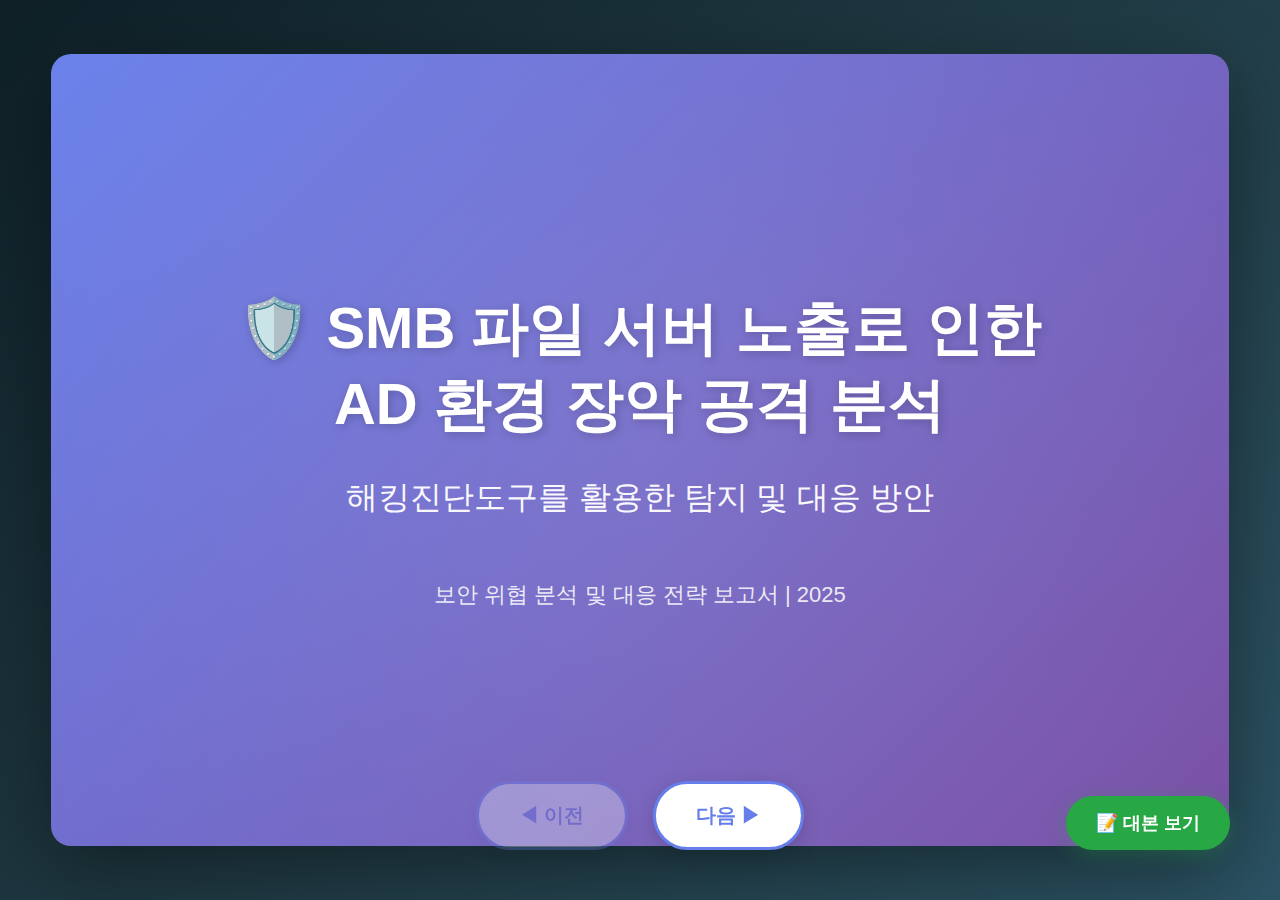
<file: ppt.html>
<!DOCTYPE html>
<html lang="ko">
<head>
    <meta charset="UTF-8">
    <meta name="viewport" content="width=device-width, initial-scale=1.0">
    <title>SMB 파일 서버 보안 위협 분석</title>
    <style>
        * {
            margin: 0;
            padding: 0;
            box-sizing: border-box;
        }

        body {
            font-family: 'Segoe UI', 'Malgun Gothic', sans-serif;
            background: linear-gradient(135deg, #0f2027 0%, #203a43 50%, #2c5364 100%);
            overflow: hidden;
        }

        .presentation {
            width: 100vw;
            height: 100vh;
            display: flex;
            align-items: center;
            justify-content: center;
        }

        .slide {
            width: 92%;
            max-width: 1400px;
            height: 88vh;
            background: white;
            border-radius: 20px;
            box-shadow: 0 25px 80px rgba(0,0,0,0.4);
            padding: 70px;
            display: none;
            flex-direction: column;
            position: relative;
            animation: slideIn 0.6s cubic-bezier(0.4, 0, 0.2, 1);
        }

        .slide.active {
            display: flex;
        }

        @keyframes slideIn {
            from {
                opacity: 0;
                transform: scale(0.95);
            }
            to {
                opacity: 1;
                transform: scale(1);
            }
        }

        .slide-number {
            position: absolute;
            bottom: 35px;
            right: 70px;
            font-size: 20px;
            color: #999;
            font-weight: 600;
        }

        /* 제목 슬라이드 */
        .title-slide {
            justify-content: center;
            align-items: center;
            text-align: center;
            background: linear-gradient(135deg, #667eea 0%, #764ba2 100%);
            color: white;
            position: relative;
            overflow: hidden;
        }

        .title-slide::before {
            content: '';
            position: absolute;
            top: -50%;
            left: -50%;
            width: 200%;
            height: 200%;
            background: radial-gradient(circle, rgba(255,255,255,0.1) 0%, transparent 70%);
            animation: pulse 8s ease-in-out infinite;
        }

        @keyframes pulse {
            0%, 100% { transform: scale(1); opacity: 0.5; }
            50% { transform: scale(1.1); opacity: 0.3; }
        }

        .title-slide h1 {
            font-size: 58px;
            margin-bottom: 35px;
            line-height: 1.3;
            text-shadow: 2px 2px 10px rgba(0,0,0,0.2);
            position: relative;
            z-index: 1;
        }

        .title-slide .subtitle {
            font-size: 32px;
            opacity: 0.95;
            margin-bottom: 60px;
            position: relative;
            z-index: 1;
        }

        .title-slide .meta {
            font-size: 22px;
            opacity: 0.85;
            position: relative;
            z-index: 1;
        }

        /* 일반 슬라이드 */
        .slide h2 {
            font-size: 48px;
            color: #1e3c72;
            margin-bottom: 45px;
            border-bottom: 5px solid #667eea;
            padding-bottom: 20px;
            display: flex;
            align-items: center;
            gap: 15px;
        }

        .content {
            flex: 1;
            display: flex;
            flex-direction: column;
            gap: 30px;
            overflow-y: auto;
        }

        .info-box {
            background: linear-gradient(135deg, #f8f9fa 0%, #e9ecef 100%);
            padding: 30px;
            border-radius: 15px;
            border-left: 6px solid #667eea;
            box-shadow: 0 5px 15px rgba(0,0,0,0.08);
            transition: transform 0.3s;
        }

        .info-box:hover {
            transform: translateY(-5px);
            box-shadow: 0 8px 25px rgba(0,0,0,0.12);
        }

        .info-box h3 {
            font-size: 26px;
            color: #333;
            margin-bottom: 18px;
            display: flex;
            align-items: center;
            gap: 10px;
        }

        .info-box p, .info-box ul {
            font-size: 19px;
            line-height: 1.9;
            color: #555;
        }

        .info-box ul {
            list-style: none;
            padding-left: 0;
        }

        .info-box li {
            padding: 8px 0;
            padding-left: 30px;
            position: relative;
        }

        .info-box li::before {
            content: "▶";
            position: absolute;
            left: 0;
            color: #667eea;
            font-size: 14px;
        }

        .stats-grid {
            display: grid;
            grid-template-columns: repeat(3, 1fr);
            gap: 25px;
            margin: 20px 0;
        }

        .stat-box {
            background: linear-gradient(135deg, #667eea 0%, #764ba2 100%);
            color: white;
            padding: 30px;
            border-radius: 15px;
            text-align: center;
            box-shadow: 0 10px 30px rgba(102, 126, 234, 0.3);
            transition: transform 0.3s;
        }

        .stat-box:hover {
            transform: translateY(-8px) scale(1.02);
        }

        .stat-number {
            font-size: 48px;
            font-weight: bold;
            margin-bottom: 10px;
        }

        .stat-label {
            font-size: 18px;
            opacity: 0.95;
        }

        .flow-container {
            display: grid;
            grid-template-columns: repeat(2, 1fr);
            gap: 25px;
            align-content: start;
        }

        .flow-item {
            display: flex;
            align-items: center;
            gap: 20px;
            padding: 25px;
            background: linear-gradient(135deg, #ffffff 0%, #f8f9fa 100%);
            border-radius: 15px;
            border: 2px solid #e9ecef;
            transition: all 0.3s;
            box-shadow: 0 5px 15px rgba(0,0,0,0.05);
        }

        .flow-item:hover {
            transform: translateX(10px);
            border-color: #667eea;
            box-shadow: 0 8px 25px rgba(102, 126, 234, 0.15);
        }

        .flow-number {
            width: 55px;
            height: 55px;
            background: linear-gradient(135deg, #667eea 0%, #764ba2 100%);
            color: white;
            border-radius: 50%;
            display: flex;
            align-items: center;
            justify-content: center;
            font-size: 26px;
            font-weight: bold;
            flex-shrink: 0;
            box-shadow: 0 5px 15px rgba(102, 126, 234, 0.3);
        }

        .flow-text {
            flex: 1;
            font-size: 18px;
            color: #333;
            line-height: 1.6;
        }

        .detection-grid {
            display: grid;
            grid-template-columns: 1fr 1fr;
            gap: 30px;
            flex: 1;
        }

        .detection-box {
            background: linear-gradient(135deg, #ffffff 0%, #f8f9fa 100%);
            padding: 30px;
            border-radius: 15px;
            border: 3px solid #dee2e6;
            box-shadow: 0 8px 20px rgba(0,0,0,0.08);
            transition: transform 0.3s;
        }

        .detection-box:hover {
            transform: translateY(-5px);
        }

        .detection-box.file-server {
            border-left: 8px solid #dc3545;
        }

        .detection-box.domain-controller {
            border-left: 8px solid #fd7e14;
        }

        .detection-box h3 {
            font-size: 28px;
            margin-bottom: 25px;
            color: #333;
            display: flex;
            align-items: center;
            gap: 10px;
        }

        .detection-box ul {
            list-style: none;
            padding: 0;
        }

        .detection-box li {
            font-size: 18px;
            padding: 12px 0;
            padding-left: 35px;
            position: relative;
            color: #555;
            line-height: 1.6;
            border-bottom: 1px solid #e9ecef;
        }

        .detection-box li:last-child {
            border-bottom: none;
        }

        .detection-box li::before {
            content: "🔍";
            position: absolute;
            left: 0;
            font-size: 18px;
        }

        .timeline {
            display: flex;
            flex-direction: column;
            gap: 15px;
            position: relative;
            padding-left: 40px;
        }

        .timeline::before {
            content: '';
            position: absolute;
            left: 12px;
            top: 0;
            bottom: 0;
            width: 4px;
            background: linear-gradient(180deg, #667eea 0%, #764ba2 100%);
        }

        .timeline-item {
            position: relative;
            padding: 18px 25px;
            background: white;
            border-radius: 12px;
            border-left: 4px solid #667eea;
            box-shadow: 0 5px 15px rgba(0,0,0,0.08);
        }

        .timeline-item::before {
            content: '';
            position: absolute;
            left: -44px;
            top: 22px;
            width: 16px;
            height: 16px;
            background: #667eea;
            border: 4px solid white;
            border-radius: 50%;
            box-shadow: 0 2px 8px rgba(0,0,0,0.2);
        }

        .timeline-item h4 {
            font-size: 20px;
            color: #667eea;
            margin-bottom: 6px;
        }

        .timeline-item p {
            font-size: 17px;
            color: #555;
            line-height: 1.5;
        }

        .response-grid {
            display: grid;
            grid-template-columns: repeat(2, 1fr);
            gap: 25px;
        }

        .response-item {
            display: flex;
            align-items: start;
            gap: 18px;
            padding: 25px;
            background: linear-gradient(135deg, #f8f9fa 0%, #ffffff 100%);
            border-radius: 15px;
            border-left: 6px solid #28a745;
            box-shadow: 0 5px 15px rgba(0,0,0,0.08);
            transition: transform 0.3s;
        }

        .response-item:hover {
            transform: translateX(10px);
        }

        .response-icon {
            font-size: 32px;
            flex-shrink: 0;
        }

        .response-content {
            flex: 1;
        }

        .response-content h4 {
            font-size: 20px;
            color: #333;
            margin-bottom: 8px;
        }

        .response-content p {
            font-size: 16px;
            color: #666;
            line-height: 1.6;
        }

        .highlight {
            background: linear-gradient(135deg, #667eea 0%, #764ba2 100%);
            color: white;
            padding: 45px;
            border-radius: 20px;
            text-align: center;
            box-shadow: 0 15px 40px rgba(102, 126, 234, 0.3);
        }

        .highlight h3 {
            font-size: 36px;
            margin-bottom: 25px;
        }

        .highlight p {
            font-size: 24px;
            line-height: 1.9;
        }

        .alert-box {
            background: linear-gradient(135deg, #dc3545 0%, #c82333 100%);
            color: white;
            padding: 30px;
            border-radius: 15px;
            display: flex;
            align-items: center;
            gap: 20px;
            box-shadow: 0 10px 30px rgba(220, 53, 69, 0.3);
        }

        .alert-icon {
            font-size: 48px;
            flex-shrink: 0;
        }

        .alert-text {
            flex: 1;
            font-size: 22px;
            line-height: 1.7;
        }

        /* 네비게이션 */
        .nav-buttons {
            position: fixed;
            bottom: 50px;
            left: 50%;
            transform: translateX(-50%);
            display: flex;
            gap: 25px;
            z-index: 1000;
        }

        .nav-btn {
            padding: 18px 40px;
            font-size: 20px;
            background: white;
            border: 3px solid #667eea;
            color: #667eea;
            border-radius: 50px;
            cursor: pointer;
            transition: all 0.3s;
            font-weight: bold;
            box-shadow: 0 5px 20px rgba(0,0,0,0.15);
        }

        .nav-btn:hover:not(:disabled) {
            background: #667eea;
            color: white;
            transform: translateY(-3px);
            box-shadow: 0 8px 30px rgba(102, 126, 234, 0.4);
        }

        .nav-btn:disabled {
            opacity: 0.3;
            cursor: not-allowed;
        }

        .warning {
            color: #dc3545;
            font-weight: bold;
        }

        .emphasis {
            color: #667eea;
            font-weight: bold;
        }

        .success {
            color: #28a745;
            font-weight: bold;
        }

        /* 대본 표시 */
        .script-box {
            position: fixed;
            bottom: 120px;
            left: 50%;
            transform: translateX(-50%);
            width: 80%;
            max-width: 1200px;
            background: rgba(0, 0, 0, 0.9);
            color: white;
            padding: 25px 35px;
            border-radius: 15px;
            display: none;
            font-size: 18px;
            line-height: 1.8;
            box-shadow: 0 10px 40px rgba(0,0,0,0.5);
            z-index: 999;
        }

        .script-box.show {
            display: block;
            animation: fadeIn 0.3s;
        }

        @keyframes fadeIn {
            from { opacity: 0; transform: translate(-50%, 10px); }
            to { opacity: 1; transform: translate(-50%, 0); }
        }

        .script-toggle {
            position: fixed;
            bottom: 50px;
            right: 50px;
            padding: 15px 30px;
            background: #28a745;
            color: white;
            border: none;
            border-radius: 50px;
            cursor: pointer;
            font-size: 18px;
            font-weight: bold;
            box-shadow: 0 5px 20px rgba(40, 167, 69, 0.3);
            transition: all 0.3s;
            z-index: 1000;
        }

        .script-toggle:hover {
            background: #218838;
            transform: translateY(-3px);
            box-shadow: 0 8px 30px rgba(40, 167, 69, 0.4);
        }
    </style>
</head>
<body>
    <div class="presentation">
        <!-- 슬라이드 1: 제목 -->
        <div class="slide active title-slide">
            <h1>🛡️ SMB 파일 서버 노출로 인한<br>AD 환경 장악 공격 분석</h1>
            <div class="subtitle">해킹진단도구를 활용한 탐지 및 대응 방안</div>
            <div class="meta">보안 위협 분석 및 대응 전략 보고서 | 2025</div>
        </div>

        <!-- 슬라이드 2: 개요 및 통계 -->
        <div class="slide">
            <h2>📌 공격 시나리오 개요</h2>
            <div class="content">
                <div class="info-box">
                    <h3>🎯 문서의 목적</h3>
                    <ul>
                        <li>SMB 파일 서버 노출 시 발생하는 AD 환경 장악 공격 시나리오 상세 분석</li>
                        <li>해킹진단도구를 활용한 단계별 탐지 및 대응 방법 제시</li>
                        <li>기업의 자체 보안 상태 점검 및 피해 확산 방지 지원</li>
                    </ul>
                </div>
                
                <div class="stats-grid">
                    <div class="stat-box">
                        <div class="stat-number">9단계</div>
                        <div class="stat-label">공격 진행 과정</div>
                    </div>
                    <div class="stat-box">
                        <div class="stat-number">100%</div>
                        <div class="stat-label">탐지 가능률</div>
                    </div>
                    <div class="stat-box">
                        <div class="stat-number">24시간</div>
                        <div class="stat-label">신고 의무 시한</div>
                    </div>
                </div>

                <div class="alert-box">
                    <div class="alert-icon">⚠️</div>
                    <div class="alert-text">
                        <strong>SMB 파일 서버는 내부망 전체의 문을 여는 것과 같습니다!</strong><br>
                        파일 서버가 뚫리면 계정 취득 → 원격 접속 → DC 장악까지 한 번에 가능합니다.
                    </div>
                </div>
            </div>
            <div class="slide-number">2 / 9</div>
        </div>

        <!-- 슬라이드 3: 공격 타임라인 -->
        <div class="slide">
            <h2>⏱️ 공격 타임라인</h2>
            <div class="content">
                <div class="timeline">
                    <div class="timeline-item">
                        <h4>초기 정찰 단계 (0~1시간)</h4>
                        <p>포트 스캔으로 SMB 파일 서버 식별 → 공유 폴더 접근 시도</p>
                    </div>
                    <div class="timeline-item">
                        <h4>초기 침투 단계 (1~3시간)</h4>
                        <p>계정 정보 탈취 → rlogin 등 원격 명령 서비스로 접근 확보</p>
                    </div>
                    <div class="timeline-item">
                        <h4>거점 확보 단계 (3~6시간)</h4>
                        <p>Plague 악성코드 설치 → 백도어 구축 → 지속적 접근 가능</p>
                    </div>
                    <div class="timeline-item">
                        <h4>권한 상승 단계 (6~12시간)</h4>
                        <p>DC 탐지 → Brute Force 공격 → 관리자 계정 탈취</p>
                    </div>
                    <div class="timeline-item">
                        <h4>환경 장악 단계 (12~24시간)</h4>
                        <p>RDP 접속 → 계정 생성 → UAC/Defender 비활성화 → 완전 장악</p>
                    </div>
                    <div class="timeline-item">
                        <h4>은폐 및 유출 단계 (24시간 이후)</h4>
                        <p>데이터 탈취 → 로그 삭제 → 흔적 제거</p>
                    </div>
                </div>
            </div>
            <div class="slide-number">3 / 9</div>
        </div>

        <!-- 슬라이드 4: 공격 흐름 1 -->
        <div class="slide">
            <h2>⚠️ 공격 발생 흐름 (초기 침투)</h2>
            <div class="content flow-container">
                <div class="flow-item">
                    <div class="flow-number">1</div>
                    <div class="flow-text"><span class="emphasis">포트 스캔</span>으로 취약한 SMB 파일 서버 식별 (445번 포트)</div>
                </div>
                <div class="flow-item">
                    <div class="flow-number">2</div>
                    <div class="flow-text">SMB 공유 폴더 접근 → <span class="emphasis">계정 정보, 설정 파일, 문서</span> 획득</div>
                </div>
                <div class="flow-item">
                    <div class="flow-number">3</div>
                    <div class="flow-text"><span class="emphasis">rlogin, telnet</span> 등 원격 명령 서비스로 초기 접근 확보</div>
                </div>
                <div class="flow-item">
                    <div class="flow-number">4</div>
                    <div class="flow-text">악성코드 <span class="warning">Plague</span> 설치 → <span class="warning">백도어</span> 구축 → 지속적 접근 보장</div>
                </div>
            </div>
            <div class="highlight" style="margin-top: 30px;">
                <h3>🔥 위험 포인트</h3>
                <p>이 단계에서 공격자는 이미 <strong>내부 네트워크 접근권</strong>을 확보한 상태입니다.<br>
                백도어가 설치되면 언제든지 다시 침입할 수 있습니다!</p>
            </div>
            <div class="slide-number">4 / 9</div>
        </div>

        <!-- 슬라이드 5: 공격 흐름 2 -->
        <div class="slide">
            <h2>⚠️ 공격 발생 흐름 (권한 상승 및 장악)</h2>
            <div class="content flow-container">
                <div class="flow-item">
                    <div class="flow-number">5</div>
                    <div class="flow-text">추가 포트 스캔 → <span class="emphasis">Domain Controller</span> 탐지 (LDAP, Kerberos)</div>
                </div>
                <div class="flow-item">
                    <div class="flow-number">6</div>
                    <div class="flow-text"><span class="warning">Brute Force</span> 공격으로 관리자 계정 탈취 시도</div>
                </div>
                <div class="flow-item">
                    <div class="flow-number">7</div>
                    <div class="flow-text"><span class="emphasis">RDP 접속</span> 성공 → 신규 관리자 계정 생성 (백업용)</div>
                </div>
                <div class="flow-item">
                    <div class="flow-number">8</div>
                    <div class="flow-text"><span class="warning">UAC 비활성화</span>, 그룹정책 변경, <span class="warning">Windows Defender OFF</span> → 환경 완전 장악</div>
                </div>
                <div class="flow-item">
                    <div class="flow-number">9</div>
                    <div class="flow-text">데이터 탈취 (scp 등) → <span class="warning">로그 삭제</span> → 흔적 은폐</div>
                </div>
            </div>
            <div class="alert-box" style="margin-top: 30px;">
                <div class="alert-icon">🚨</div>
                <div class="alert-text">
                    <strong>최종 결과: AD 환경 완전 장악!</strong><br>
                    공격자는 이제 조직의 모든 시스템에 접근 가능하며, 추가 악성코드 배포, 랜섬웨어 공격 등을 실행할 수 있습니다.
                </div>
            </div>
            <div class="slide-number">5 / 9</div>
        </div>

        <!-- 슬라이드 6: 탐지 결과 -->
        <div class="slide">
            <h2>🔍 해킹진단도구 탐지 결과</h2>
            <div class="content detection-grid">
                <div class="detection-box file-server">
                    <h3>📁 File Server (우분투)</h3>
                    <ul>
                        <li><strong>Plague 악성코드</strong> 실행 탐지</li>
                        <li><strong>rlogin, telnet</strong> 등 원격 명령 서비스 사용</li>
                        <li>공격자 생성 <strong>사용자 계정</strong> 탐지</li>
                        <li><strong>rm 명령어</strong>를 통한 파일 삭제 탐지</li>
                        <li><strong>scp</strong>를 통한 데이터 유출 탐지</li>
                        <li>비정상적인 <strong>네트워크 트래픽</strong> 패턴</li>
                    </ul>
                </div>
                <div class="detection-box domain-controller">
                    <h3>🖥️ Domain Controller (윈도우)</h3>
                    <ul>
                        <li><strong>비정상 관리자 계정</strong> 생성 탐지</li>
                        <li><strong>Windows Defender</strong> 실시간 감시 비활성화</li>
                        <li>관리자 계정 삭제 시도 (은폐)</li>
                        <li><strong>UAC</strong> (사용자 계정 컨트롤) 비활성화</li>
                        <li><strong>그룹 정책</strong> 변경 탐지</li>
                        <li>비정상 <strong>RDP 접속</strong> 로그</li>
                    </ul>
                </div>
            </div>
            <div class="highlight" style="margin-top: 25px;">
                <h3>✅ 탐지율 100%</h3>
                <p>공격의 <strong>모든 주요 단계</strong>가 해킹진단도구로 탐지됩니다!<br>
                조기 발견 시 피해를 최소화할 수 있습니다.</p>
            </div>
            <div class="slide-number">6 / 9</div>
        </div>

        <!-- 슬라이드 7: 대응 전략 1 -->
        <div class="slide">
            <h2>✅ 대응 전략 (즉각 조치)</h2>
            <div class="content response-grid">
                <div class="response-item">
                    <div class="response-icon">🚫</div>
                    <div class="response-content">
                        <h4>비인가 계정 즉시 차단</h4>
                        <p>생성된 모든 의심 계정 삭제 및 관련 로그 전수 조사</p>
                    </div>
                </div>
                <div class="response-item">
                    <div class="response-icon">🛡️</div>
                    <div class="response-content">
                        <h4>악성코드 제거</h4>
                        <p>Plague 백도어 및 관련 파일 완전 삭제, 시스템 무결성 검사</p>
                    </div>
                </div>
                <div class="response-item">
                    <div class="response-icon">🔄</div>
                    <div class="response-content">
                        <h4>보안 기능 복구</h4>
                        <p>UAC, Windows Defender 재활성화 및 정책 원상복구</p>
                    </div>
                </div>
                <div class="response-item">
                    <div class="response-icon">🔒</div>
                    <div class="response-content">
                        <h4>네트워크 차단</h4>
                        <p>외부로 나가는 의심 IP 및 계정 차단, 방화벽 규칙 강화</p>
                    </div>
                </div>
                <div class="response-item">
                    <div class="response-icon">📂</div>
                    <div class="response-content">
                        <h4>SMB 접근 통제</h4>
                        <p>공유 권한 최소화, 게스트 접근 금지, 인증 강화</p>
                    </div>
                </div>
                <div class="response-item">
                    <div class="response-icon">📞</div>
                    <div class="response-content">
                        <h4>침해사고 신고</h4>
                        <p>KISA에 24시간 이내 신고 및 전문가 자문 요청</p>
                    </div>
                </div>
            </div>
            <div class="slide-number">7 / 9</div>
        </div>

        <!-- 슬라이드 8: 예방 대책 -->
        <div class="slide">
            <h2>🛡️ 예방 대책</h2>
            <div class="content">
                <div class="info-box">
                    <h3>🔐 SMB 서버 보안 강화</h3>
                    <ul>
                        <li>SMB 포트(445) 외부 노출 금지, 방화벽 설정</li>
                        <li>SMBv1 비활성화 (취약점 다수), SMBv3 이상 사용</li>
                        <li>공유 폴더 권한 최소화 원칙 적용</li>
                        <li>게스트 계정 및 익명 접근 완전 차단</li>
                    </ul>
                </div>
                <div class="info-box">
                    <h3>👤 계정 및 접근 관리</h3>
                    <ul>
                        <li>강력한 비밀번호 정책 수립 (12자 이상, 복잡도)</li>
                        <li>다중 인증(MFA) 필수 적용</li>
                        <li>관리자 계정 접근 로그 실시간 모니터링</li>
                        <li>불필요한 원격 서비스(rlogin, telnet) 비활성화</li>
                    </ul>
                </div>
                <div class="info-box">
                    <h3>🔍 모니터링 및 탐지</h3>
                    <ul>
                        <li>해킹진단도구 상시 운영 및 알림 설정</li>
                        <li>비정상 계정 생성, 권한 변경 즉시 알림</li>
                        <li>데이터 유출 패턴 모니터링 (scp, ftp 등)</li>
                        <li>정기적인 보안 취약점 점검 및 패치 관리</li>
                    </ul>
                </div>
            </div>
            <div class="slide-number">8 / 9</div>
        </div>

        <!-- 슬라이드 9: 결론 -->
        <div class="slide title-slide">
            <h1 style="font-size: 48px;">🎯 결론</h1>
            <div style="font-size: 26px; line-height: 2; max-width: 900px; margin: 0 auto;">
                <p style="margin-bottom: 30px;">
                    <strong>SMB 파일 서버는 내부망의 핵심입니다.</strong><br>
                    노출되면 파일뿐 아니라 AD 환경 전체가 위험해질 수 있습니다.
                </p>
                <p style="margin-bottom: 30px;">
                    <strong>해킹진단도구</strong>는 이러한 공격을<br>
                    단계별로 탐지해 피해를 최소화할 수 있게 해줍니다.
                </p>
                <p style="font-size: 28px; margin-top: 50px;">
                    ⚡ <strong>대응은 "그 순간" 해야 합니다</strong> ⚡
                </p>
                <p style="font-size: 22px; opacity: 0.9; margin-top: 30px;">
                    예방 → 탐지 → 즉각 대응의 3단계 방어 체계 구축이 필수입니다
                </p>
            </div>
            <div class="slide-number" style="color: white;">9 / 9</div>
        </div>
    </div>

    <!-- 대본 표시 영역 -->
    <div class="script-box" id="scriptBox"></div>

    <div class="nav-buttons">
        <button class="nav-btn" id="prevBtn">◀ 이전</button>
        <button class="nav-btn" id="nextBtn">다음 ▶</button>
    </div>

    <button class="script-toggle" id="scriptToggle">📝 대본 보기</button>

    <script>
        let currentSlide = 0;
        const slides = document.querySelectorAll('.slide');
        const totalSlides = slides.length;
        let scriptVisible = false;

        // 각 슬라이드별 발표 대본
        const scripts = [
            // 슬라이드 1: 제목
            "안녕하세요. 오늘은 SMB 파일 서버 노출로 인한 AD 환경 장악 공격에 대해 말씀드리겠습니다. 이 발표를 통해 실제 공격이 어떻게 진행되는지, 그리고 해킹진단도구로 어떻게 탐지하고 대응할 수 있는지 알아보겠습니다.",
            
            // 슬라이드 2: 개요
            "먼저 공격 시나리오 개요입니다. 이 분석은 SMB 파일 서버가 노출되었을 때 발생할 수 있는 실제 위협을 다룹니다. 화면에서 보시는 것처럼 공격은 총 9단계로 진행되며, 해킹진단도구는 이 모든 단계를 100% 탐지할 수 있습니다. 가장 중요한 것은, SMB 파일 서버는 단순히 파일만 저장하는 곳이 아니라 내부망 전체의 문을 여는 핵심 지점이라는 것입니다.",
            
            // 슬라이드 3: 타임라인
            "공격의 시간적 흐름을 살펴보겠습니다. 공격자는 초기 정찰부터 환경 완전 장악까지 통상 24시간 내에 완료합니다. 처음 1시간 내에 SMB 서버를 찾아내고, 3시간 내에 침투하며, 6시간 내에 백도어를 설치합니다. 그리고 12시간 이내에 관리자 권한을 획득하여, 24시간 내에 AD 환경을 완전히 장악합니다. 이렇게 빠른 속도로 진행되기 때문에 조기 탐지가 매우 중요합니다.",
            
            // 슬라이드 4: 공격 흐름 1
            "구체적인 공격 단계를 보겠습니다. 1단계에서 공격자는 포트 스캔으로 445번 SMB 포트가 열린 서버를 찾아냅니다. 2단계에서 공유 폴더에 접근하여 계정 정보와 설정 파일을 탈취합니다. 3단계에서는 탈취한 정보로 rlogin이나 telnet 같은 원격 서비스에 접속합니다. 그리고 4단계에서 Plague라는 악성코드를 설치하여 백도어를 만듭니다. 이 시점부터 공격자는 언제든지 다시 침입할 수 있게 됩니다.",
            
            // 슬라이드 5: 공격 흐름 2
            "이어서 5단계부터는 권한 상승 단계입니다. 공격자는 추가 포트 스캔으로 도메인 컨트롤러를 찾아내고, 6단계에서 무차별 대입 공격으로 관리자 계정을 탈취합니다. 7단계에서 RDP로 접속한 후 백업용 관리자 계정을 만듭니다. 8단계에서는 UAC와 Windows Defender를 비활성화하여 보안 기능을 무력화시킵니다. 마지막 9단계에서 데이터를 탈취하고 로그를 삭제하여 흔적을 지웁니다. 이렇게 되면 공격자는 AD 환경을 완전히 장악하게 되고, 랜섬웨어 배포 등 추가 공격이 가능해집니다.",
            
            // 슬라이드 6: 탐지 결과
            "다행히도 해킹진단도구는 이 모든 공격을 탐지할 수 있습니다. 파일 서버에서는 Plague 악성코드 실행, 원격 명령 서비스 사용, 비정상 계정 생성, 파일 삭제, 데이터 유출 등을 모두 탐지합니다. 도메인 컨트롤러에서는 관리자 계정 생성, Defender 비활성화, UAC 비활성화, 그룹 정책 변경 등을 실시간으로 감지합니다. 이러한 탐지를 통해 공격의 각 단계마다 대응할 수 있는 기회가 생깁니다.",
            
            // 슬라이드 7: 대응 전략
            "탐지 후 즉각적인 대응이 필요합니다. 첫째, 비인가 계정을 즉시 삭제하고 관련 로그를 분석합니다. 둘째, 백도어 악성코드를 완전히 제거하고 시스템 무결성을 검사합니다. 셋째, UAC와 Defender 같은 보안 기능을 다시 활성화합니다. 넷째, 외부로 나가는 의심 IP와 계정을 차단합니다. 다섯째, SMB 공유 권한을 최소화하고 게스트 접근을 금지합니다. 마지막으로, 침해사고 발견 시 24시간 이내에 KISA에 신고해야 합니다.",
            
            // 슬라이드 8: 예방 대책
            "대응만큼 중요한 것이 예방입니다. SMB 서버 보안을 위해서는 445번 포트를 외부에 노출하지 말고, 취약한 SMBv1은 비활성화해야 합니다. 계정 관리 측면에서는 강력한 비밀번호 정책과 다중 인증을 적용하고, rlogin이나 telnet 같은 불필요한 서비스는 비활성화합니다. 그리고 해킹진단도구를 상시 운영하며, 비정상 계정 생성이나 권한 변경 시 즉시 알림을 받도록 설정해야 합니다. 정기적인 보안 점검과 패치 관리도 필수입니다.",
            
            // 슬라이드 9: 결론
            "결론입니다. SMB 파일 서버는 단순한 파일 저장소가 아닙니다. 이것이 뚫리면 전체 AD 환경이 위험해집니다. 해킹진단도구는 공격의 모든 단계를 탐지하여 피해를 최소화할 수 있게 해줍니다. 가장 중요한 것은 대응 시점입니다. 공격을 발견한 그 순간 즉시 대응해야 합니다. 예방, 탐지, 즉각 대응의 3단계 방어 체계를 구축하시기 바랍니다. 감사합니다."
        ];

        function showSlide(n) {
            slides[currentSlide].classList.remove('active');
            currentSlide = (n + totalSlides) % totalSlides;
            slides[currentSlide].classList.add('active');
            
            document.getElementById('prevBtn').disabled = currentSlide === 0;
            document.getElementById('nextBtn').disabled = currentSlide === totalSlides - 1;
            
            // 대본 업데이트
            if (scriptVisible) {
                updateScript();
            }
        }

        function changeSlide(direction) {
            showSlide(currentSlide + direction);
        }

        function updateScript() {
            const scriptBox = document.getElementById('scriptBox');
            scriptBox.innerHTML = `<strong>슬라이드 ${currentSlide + 1} 대본:</strong><br><br>${scripts[currentSlide]}`;
        }

        function toggleScript() {
            scriptVisible = !scriptVisible;
            const scriptBox = document.getElementById('scriptBox');
            const toggleBtn = document.getElementById('scriptToggle');
            
            if (scriptVisible) {
                scriptBox.classList.add('show');
                toggleBtn.textContent = '📝 대본 숨기기';
                updateScript();
            } else {
                scriptBox.classList.remove('show');
                toggleBtn.textContent = '📝 대본 보기';
            }
        }

        // 이벤트 리스너
        document.getElementById('prevBtn').addEventListener('click', () => changeSlide(-1));
        document.getElementById('nextBtn').addEventListener('click', () => changeSlide(1));
        document.getElementById('scriptToggle').addEventListener('click', toggleScript);

        // 키보드 네비게이션
        document.addEventListener('keydown', (e) => {
            if (e.key === 'ArrowLeft' && currentSlide > 0) changeSlide(-1);
            if (e.key === 'ArrowRight' && currentSlide < totalSlides - 1) changeSlide(1);
            if (e.key === 's' || e.key === 'S') toggleScript();
        });

        // 초기 버튼 상태
        document.getElementById('prevBtn').disabled = true;
    </script>
</body>
</html>
</file>
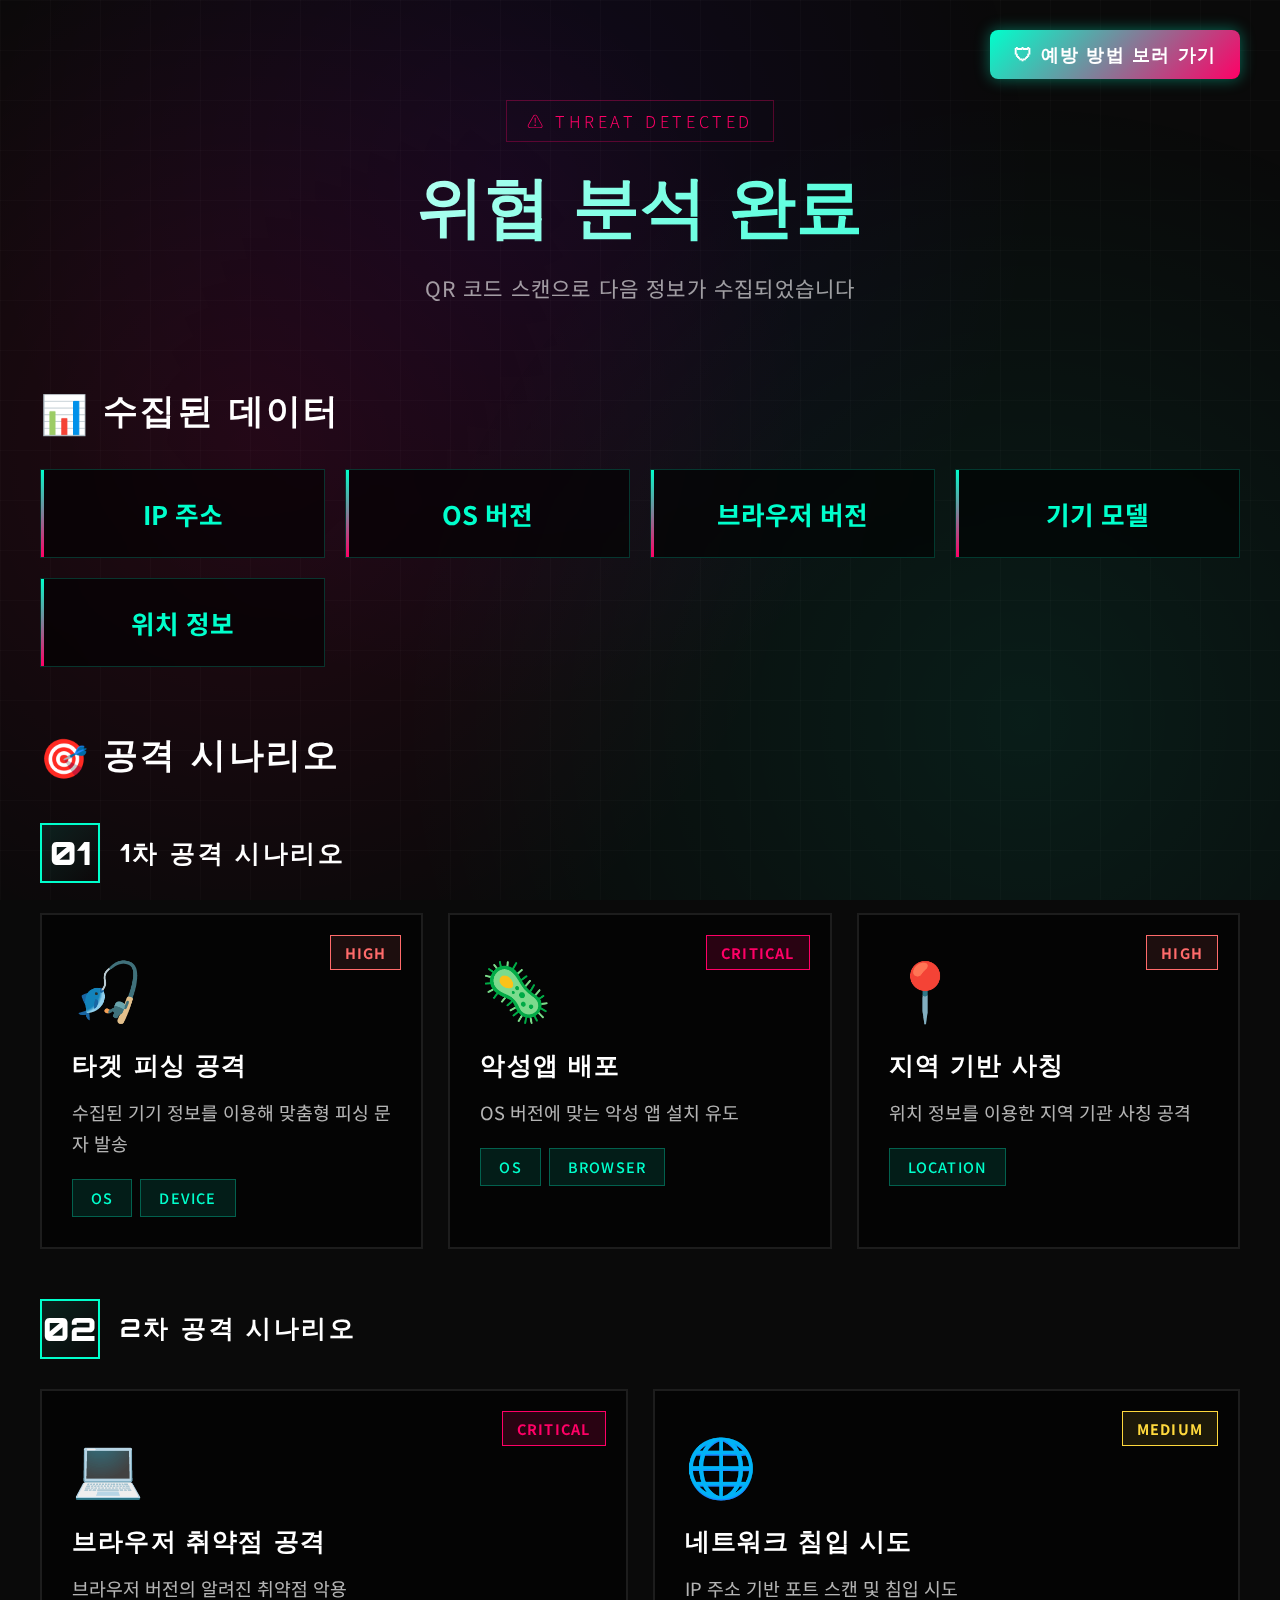
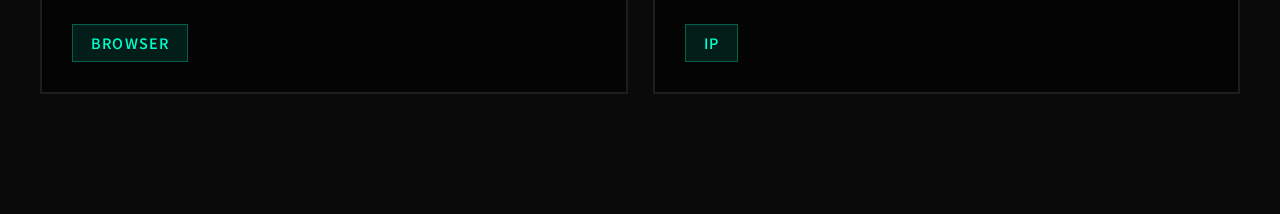
<file: prevention.html>
<!DOCTYPE html>
<html lang="ko">
<head>
  <meta charset="UTF-8" />
  <meta name="viewport" content="width=device-width, initial-scale=1.0" />
  <title>위협 분석 결과</title>
  <link href="https://fonts.googleapis.com/css2?family=Orbitron:wght@400;700;900&family=Noto+Sans+KR:wght@300;500;700&display=swap" rel="stylesheet">
  <style>
    * {
      box-sizing: border-box;
      margin: 0;
      padding: 0;
    }

    body {
      font-family: 'Noto Sans KR', sans-serif;
      color: #fff;
      background: #0a0a0a;
      min-height: 100vh;
      overflow-x: hidden;
      position: relative;
    }

    /* Animated background pattern */
    body::before {
      content: '';
      position: fixed;
      top: 0;
      left: 0;
      width: 100%;
      height: 100%;
      background: 
        radial-gradient(circle at 20% 50%, rgba(255, 0, 100, 0.1) 0%, transparent 50%),
        radial-gradient(circle at 80% 80%, rgba(0, 255, 200, 0.08) 0%, transparent 50%),
        radial-gradient(circle at 40% 20%, rgba(100, 0, 255, 0.08) 0%, transparent 50%);
      animation: bgShift 20s ease-in-out infinite;
      z-index: 1;
    }

    @keyframes bgShift {
      0%, 100% { transform: translate(0, 0) scale(1); }
      33% { transform: translate(-5%, 5%) scale(1.05); }
      66% { transform: translate(5%, -5%) scale(0.95); }
    }

    /* Grid pattern overlay */
    body::after {
      content: '';
      position: fixed;
      top: 0;
      left: 0;
      width: 100%;
      height: 100%;
      background-image: 
        linear-gradient(rgba(255, 255, 255, 0.02) 1px, transparent 1px),
        linear-gradient(90deg, rgba(255, 255, 255, 0.02) 1px, transparent 1px);
      background-size: 50px 50px;
      z-index: 2;
      pointer-events: none;
    }

    .guide-button {
      position: fixed;
      top: 30px;
      right: 40px;
      padding: 12px 24px;
      background: linear-gradient(135deg, #00ffcc, #ff0066);
      border: none;
      border-radius: 8px;
      color: #fff;
      font-family: 'Orbitron', sans-serif;
      font-size: 1.14rem;
      font-weight: 700;
      letter-spacing: 1.2px;
      cursor: pointer;
      z-index: 999;
      box-shadow: 0 0 15px rgba(0, 255, 204, 0.4);
      transition: all 0.3s ease;
      overflow: hidden;
    }

    .guide-button::before {
      content: '';
      position: absolute;
      top: 0;
      left: -100%;
      width: 100%;
      height: 100%;
      background: linear-gradient(90deg, transparent, rgba(255, 255, 255, 0.3), transparent);
      transition: left 0.5s;
    }

    .guide-button:hover::before {
      left: 100%;
    }

    .guide-button:hover {
      transform: translateY(-2px);
      box-shadow: 0 0 25px rgba(255, 0, 102, 0.6);
      background: linear-gradient(135deg, #ff0066, #00ffcc);
    }

    .container {
      position: relative;
      z-index: 10;
      max-width: 1400px;
      margin: 0 auto;
      padding: 100px 40px 60px;
    }

    /* Header */
    .header {
      text-align: center;
      margin-bottom: 80px;
    }

    .alert-badge {
      display: inline-block;
      font-size: 1.02rem;
      letter-spacing: 3.6px;
      color: #ff0066;
      margin-bottom: 20px;
      text-transform: uppercase;
      font-weight: 300;
      padding: 8px 20px;
      border: 1px solid rgba(255, 0, 102, 0.3);
      animation: blink 2s infinite;
    }

    @keyframes blink {
      0%, 100% { opacity: 1; }
      50% { opacity: 0.5; }
    }

    .header-title {
      font-family: 'Orbitron', sans-serif;
      font-size: 4.2rem;
      font-weight: 900;
      margin-bottom: 20px;
      background: linear-gradient(135deg, #ffffff, #00ffcc);
      -webkit-background-clip: text;
      background-clip: text;
      -webkit-text-fill-color: transparent;
    }

    .header-subtitle {
      font-size: 1.32rem;
      color: rgba(255, 255, 255, 0.6);
      letter-spacing: 1.2px;
    }

    /* Collected Data Section */
    .section {
      margin-bottom: 60px;
      animation: fadeInUp 0.8s ease-out;
    }

    @keyframes fadeInUp {
      from {
        opacity: 0;
        transform: translateY(30px);
      }
      to {
        opacity: 1;
        transform: translateY(0);
      }
    }

    .section-header {
      display: flex;
      align-items: center;
      gap: 15px;
      margin-bottom: 30px;
    }

    .section-icon {
      font-size: 2.4rem;
    }

    .section-title {
      font-family: 'Orbitron', sans-serif;
      font-size: 2.16rem;
      font-weight: 700;
      letter-spacing: 2.4px;
    }

    .data-grid {
      display: grid;
      grid-template-columns: repeat(auto-fit, minmax(280px, 1fr));
      gap: 20px;
    }

    .data-card {
      background: rgba(0, 0, 0, 0.6);
      backdrop-filter: blur(10px);
      border: 1px solid rgba(0, 255, 204, 0.2);
      padding: 25px;
      position: relative;
      overflow: hidden;
    }

    .data-card::before {
      content: '';
      position: absolute;
      top: 0;
      left: 0;
      width: 3px;
      height: 100%;
      background: linear-gradient(180deg, #00ffcc, #ff0066);
    }

    .data-label {
      font-size: 1.6rem;
      font-weight: 700;
      text-align: center;
      color: #00ffcc;
    }
    /* .data-value {
      font-family: 'Orbitron', sans-serif;
      font-size: 2.2rem;
      font-weight: 800;
      color: #00ffcc;
      letter-spacing: 1.2px;
      text-align: center;
    } */

    /* Attack Flow */
    .attack-flow {
      margin-top: 40px;
    }

    .flow-step {
      margin-bottom: 50px;
    }

    .step-header {
      display: flex;
      align-items: center;
      gap: 20px;
      margin-bottom: 30px;
    }

    .step-number {
      font-family: 'Orbitron', sans-serif;
      font-size: 2.0rem;
      font-weight: 900;
      width: 60px;
      height: 60px;
      border: 2px solid #00ffcc;
      display: flex;
      align-items: center;
      justify-content: center;
      background: linear-gradient(135deg, rgba(0, 255, 204, 0.1), transparent);
    }

    .step-title {
      font-family: 'Orbitron', sans-serif;
      font-size: 1.56rem;
      font-weight: 700;
      letter-spacing: 2.4px;
    }

    .attack-grid {
      display: grid;
      grid-template-columns: repeat(auto-fit, minmax(320px, 1fr));
      gap: 25px;
    }

    .attack-card {
      background: rgba(0, 0, 0, 0.6);
      backdrop-filter: blur(10px);
      border: 2px solid rgba(255, 255, 255, 0.1);
      padding: 30px;
      position: relative;
      cursor: pointer;
      transition: all 0.4s cubic-bezier(0.4, 0, 0.2, 1);
      overflow: hidden;
    }

    .attack-card::before {
      content: '';
      position: absolute;
      top: 0;
      left: -100%;
      width: 100%;
      height: 100%;
      background: linear-gradient(90deg, transparent, rgba(255, 255, 255, 0.05), transparent);
      transition: left 0.6s;
    }

    .attack-card:hover::before {
      left: 100%;
    }

    .attack-card:hover {
      border-color: #ff0066;
      transform: translateY(-5px);
      box-shadow: 0 20px 40px rgba(255, 0, 102, 0.3);
    }

    .risk-badge {
      position: absolute;
      top: 20px;
      right: 20px;
      padding: 6px 14px;
      font-size: 0.9rem;
      font-weight: 700;
      letter-spacing: 1.2px;
      text-transform: uppercase;
      border: 1px solid;
    }

    .risk-high {
      color: #ff6b6b;
      border-color: #ff6b6b;
      background: rgba(255, 107, 107, 0.1);
    }

    .risk-critical {
      color: #ff0066;
      border-color: #ff0066;
      background: rgba(255, 0, 102, 0.15);
      animation: blink 1.5s infinite;
    }

    .risk-medium {
      color: #ffd93d;
      border-color: #ffd93d;
      background: rgba(255, 217, 61, 0.1);
    }

    .attack-icon {
      font-size: 3.6rem;
      margin-bottom: 20px;
    }

    .attack-title {
      font-family: 'Orbitron', sans-serif;
      font-size: 1.56rem;
      font-weight: 700;
      margin-bottom: 15px;
      letter-spacing: 1.2px;
    }

    .attack-desc {
      font-size: 1.14rem;
      line-height: 1.7;
      color: rgba(255, 255, 255, 0.7);
      margin-bottom: 20px;
    }

    .used-data-tags {
      display: flex;
      flex-wrap: wrap;
      gap: 8px;
    }

    .data-tag {
      font-size: 0.9rem;
      padding: 7.5px 18px;
      background: rgba(0, 255, 204, 0.1);
      border: 1px solid rgba(0, 255, 204, 0.3);
      color: #00ffcc;
      letter-spacing: 1.2px;
      font-weight: 500;
    }

    /* Modal */
    .modal {
      display: none;
      position: fixed;
      top: 0;
      left: 0;
      right: 0;
      bottom: 0;
      background: rgba(0, 0, 0, 0.95);
      z-index: 1000;
      align-items: center;
      justify-content: center;
      padding: 20px;
      animation: fadeIn 0.3s;
    }

    @keyframes fadeIn {
      from { opacity: 0; }
      to { opacity: 1; }
    }

    .modal.active {
      display: flex;
    }

    .modal-content {
      background: rgba(10, 10, 10, 0.95);
      border: 2px solid rgba(0, 255, 204, 0.3);
      max-width: 700px;
      width: 100%;
      max-height: 85vh;
      overflow-y: auto;
      padding: 50px;
      position: relative;
      animation: slideIn 0.4s ease-out;
    }

    @keyframes slideIn {
      from {
        transform: scale(0.9) translateY(30px);
        opacity: 0;
      }
      to {
        transform: scale(1) translateY(0);
        opacity: 1;
      }
    }

    .close-btn {
      position: absolute;
      top: 25px;
      right: 25px;
      font-size: 2rem;
      cursor: pointer;
      color: #888;
      transition: color 0.3s;
      line-height: 1;
    }

    .close-btn:hover {
      color: #ff0066;
    }

    .modal-header {
      text-align: center;
      margin-bottom: 40px;
    }

    .modal-icon {
      font-size: 4.8rem;
      margin-bottom: 20px;
    }

    .modal-title {
      font-family: 'Orbitron', sans-serif;
      font-size: 2.4rem;
      font-weight: 700;
      margin-bottom: 15px;
      letter-spacing: 2.4px;
    }

    .scenario-section {
      margin-bottom: 35px;
    }

    .scenario-subtitle {
      font-family: 'Orbitron', sans-serif;
      font-size: 1.2rem;
      font-weight: 700;
      color: #00ffcc;
      margin-bottom: 15px;
      letter-spacing: 2.4px;
      text-transform: uppercase;
    }

    .scenario-text {
      background: rgba(255, 255, 255, 0.03);
      border-left: 3px solid #ff0066;
      padding: 20px;
      font-size: 1.14rem;
      line-height: 1.8;
      color: rgba(255, 255, 255, 0.8);
    }

    .example-box {
      background: linear-gradient(135deg, rgba(255, 0, 102, 0.1), rgba(255, 107, 107, 0.05));
      border: 1px solid rgba(255, 0, 102, 0.3);
      padding: 25px;
      margin: 20px 0;
      font-style: italic;
      font-size: 1.14rem;
      line-height: 1.7;
    }

    .prevention-list {
      list-style: none;
      padding: 0;
    }

    .prevention-list li {
      background: rgba(0, 255, 204, 0.05);
      border-left: 3px solid #00ffcc;
      padding: 15px 20px;
      margin-bottom: 12px;
      font-size: 1.14rem;
      line-height: 1.6;
    }

    .prevention-list li::before {
      content: '✓ ';
      color: #00ffcc;
      font-weight: bold;
      margin-right: 10px;
    }

    .cta-button {
      width: 100%;
      padding: 27px;
      background: linear-gradient(135deg, #00ffcc, #ff0066);
      border: none;
      color: #fff;
      font-family: 'Orbitron', sans-serif;
      font-size: 1.2rem;
      font-weight: 700;
      letter-spacing: 2.4px;
      cursor: pointer;
      margin-top: 30px;
      transition: all 0.3s;
      text-transform: uppercase;
    }

    .cta-button:hover {
      transform: translateY(-2px);
      box-shadow: 0 15px 30px rgba(0, 255, 204, 0.3);
    }

    /* Scrollbar */
    ::-webkit-scrollbar {
      width: 10px;
    }

    ::-webkit-scrollbar-track {
      background: #0a0a0a;
    }

    ::-webkit-scrollbar-thumb {
      background: linear-gradient(180deg, #00ffcc, #ff0066);
      border-radius: 5px;
    }

    /* Responsive - Mobile */
    @media (max-width: 768px) {
      .guide-button {
        top: 15px;
        right: 15px;
        padding: 10px 18px;
        font-size: 0.9rem;
        max-width: 150px;
        letter-spacing: 1.2px;
      }

      .container {
        padding: 70px 15px 40px;
      }

      .alert-badge {
        font-size: 0.84rem;
        letter-spacing: 2.4px;
        padding: 6px 15px;
      }

      .header-title {
        font-size: 2.4rem;
        line-height: 1.2;
      }

      .header-subtitle {
        font-size: 1.08rem;
        letter-spacing: 0.6px;
      }

      .section-icon {
        font-size: 1.8rem;
      }

      .section-title {
        font-size: 1.56rem;
        letter-spacing: 1.2px;
      }

      .data-grid {
        grid-template-columns: 1fr;
        gap: 15px;
      }

      .data-card {
        padding: 20px;
      }

      .data-label {
        font-size: 0.84rem;
        letter-spacing: 1.8px;
      }

      .data-value {
        font-size: 1.32rem;
        word-break: break-word;
      }

      .step-header {
        gap: 15px;
      }

      .step-number {
        width: 50px;
        height: 50px;
        font-size: 1.8rem;
      }

      .step-title {
        font-size: 1.32rem;
        letter-spacing: 1.2px;
      }

      .attack-grid {
        grid-template-columns: 1fr;
        gap: 20px;
      }

      .attack-card {
        padding: 25px;
      }

      .risk-badge {
        top: 15px;
        right: 15px;
        padding: 5px 12px;
        font-size: 0.84rem;
      }

      .attack-icon {
        font-size: 3rem;
      }

      .attack-title {
        font-size: 1.32rem;
      }

      .attack-desc {
        font-size: 1.08rem;
      }

      .data-tag {
        font-size: 0.84rem;
        padding: 6px 15px;
      }

      .modal {
        padding: 10px;
      }

      .modal-content {
        padding: 30px 20px;
        max-height: 90vh;
      }

      .close-btn {
        top: 15px;
        right: 15px;
        font-size: 2.16rem;
      }

      .modal-icon {
        font-size: 3.6rem;
      }

      .modal-title {
        font-size: 1.8rem;
        letter-spacing: 1.2px;
      }

      .scenario-subtitle {
        font-size: 1.08rem;
        letter-spacing: 1.8px;
      }

      .scenario-text,
      .example-box {
        font-size: 1.08rem;
        padding: 15px;
      }

      .prevention-list li {
        font-size: 1.08rem;
        padding: 12px 15px;
      }

      .cta-button {
        padding: 18px;
        font-size: 1.08rem;
        letter-spacing: 1.8px;
      }
    }

    /* Tablet */
    @media (min-width: 769px) and (max-width: 1024px) {
      .container {
        padding: 90px 30px 50px;
      }

      .header-title {
        font-size: 3rem;
      }

      .data-grid {
        grid-template-columns: repeat(2, 1fr);
      }

      .attack-grid {
        grid-template-columns: repeat(2, 1fr);
      }

      .modal-content {
        padding: 40px 30px;
      }
    }

    /* Large Desktop */
    @media (min-width: 1400px) {
      .container {
        max-width: 1600px;
      }

      .header-title {
        font-size: 4rem;
      }

      .data-grid {
        grid-template-columns: repeat(5, 1fr);
      }

      .attack-grid {
        grid-template-columns: repeat(3, 1fr);
      }
    }
  </style>
</head>
<body>
  <button class="guide-button" onclick="window.location.href='security_guide.html'">🛡 예방 방법 보러 가기</button>
  <div class="container">
    <div class="header">
      <div class="alert-badge">⚠ THREAT DETECTED</div>
      <h1 class="header-title">위협 분석 완료</h1>
      <p class="header-subtitle">QR 코드 스캔으로 다음 정보가 수집되었습니다</p>
    </div>

    <div class="section">
      <div class="section-header">
        <span class="section-icon">📊</span>
        <h2 class="section-title">수집된 데이터</h2>
      </div>
      <div class="data-grid" id="dataGrid"></div>
    </div>

    <div class="section">
      <div class="section-header">
        <span class="section-icon">🎯</span>
        <h2 class="section-title">공격 시나리오</h2>
      </div>

      <div class="attack-flow">
        <div class="flow-step">
          <div class="step-header">
            <div class="step-number">01</div>
            <h3 class="step-title">1차 공격 시나리오</h3>
          </div>

          <div class="attack-grid">
            <div class="attack-card" onclick="showModal('phishing')">
              <div class="risk-badge risk-high">HIGH</div>
              <div class="attack-icon">🎣</div>
              <h3 class="attack-title">타겟 피싱 공격</h3>
              <p class="attack-desc">수집된 기기 정보를 이용해 맞춤형 피싱 문자 발송</p>
              <div class="used-data-tags">
                <span class="data-tag">OS</span>
                <span class="data-tag">DEVICE</span>
              </div>
            </div>

            <div class="attack-card" onclick="showModal('malware')">
              <div class="risk-badge risk-critical">CRITICAL</div>
              <div class="attack-icon">🦠</div>
              <h3 class="attack-title">악성앱 배포</h3>
              <p class="attack-desc">OS 버전에 맞는 악성 앱 설치 유도</p>
              <div class="used-data-tags">
                <span class="data-tag">OS</span>
                <span class="data-tag">BROWSER</span>
              </div>
            </div>

            <div class="attack-card" onclick="showModal('location')">
              <div class="risk-badge risk-high">HIGH</div>
              <div class="attack-icon">📍</div>
              <h3 class="attack-title">지역 기반 사칭</h3>
              <p class="attack-desc">위치 정보를 이용한 지역 기관 사칭 공격</p>
              <div class="used-data-tags">
                <span class="data-tag">LOCATION</span>
              </div>
            </div>
          </div>
        </div>

        <div class="flow-step">
          <div class="step-header">
            <div class="step-number">02</div>
            <h3 class="step-title">2차 공격 시나리오</h3>
          </div>

          <div class="attack-grid">
            <div class="attack-card" onclick="showModal('exploit')">
              <div class="risk-badge risk-critical">CRITICAL</div>
              <div class="attack-icon">💻</div>
              <h3 class="attack-title">브라우저 취약점 공격</h3>
              <p class="attack-desc">브라우저 버전의 알려진 취약점 악용</p>
              <div class="used-data-tags">
                <span class="data-tag">BROWSER</span>
              </div>
            </div>

            <div class="attack-card" onclick="showModal('network')">
              <div class="risk-badge risk-medium">MEDIUM</div>
              <div class="attack-icon">🌐</div>
              <h3 class="attack-title">네트워크 침입 시도</h3>
              <p class="attack-desc">IP 주소 기반 포트 스캔 및 침입 시도</p>
              <div class="used-data-tags">
                <span class="data-tag">IP</span>
              </div>
            </div>
          </div>
        </div>
      </div>
    </div>
  </div>

  <div class="modal" id="modal">
    <div class="modal-content">
      <div class="close-btn" onclick="closeModal()">×</div>
      <div id="modalContent"></div>
    </div>
  </div>

  <script>
    // 저장된 데이터 불러오기
    const collectedData = JSON.parse(sessionStorage.getItem('collectedData') || JSON.stringify({
      ip: '172.16.2.61',
      os: 'Android 15',
      browser: 'Chrome 141.0.7390.69',
      device: 'Samsung Galaxy S23',
      location: '경기도 오산시'
    }));

    // 데이터 그리드 생성
    const dataGrid = document.getElementById('dataGrid');
    const labels = {
      ip: 'IP 주소',
      os: 'OS 버전',
      browser: '브라우저 버전',
      device: '기기 모델',
      location: '위치 정보'
    };

    Object.entries(collectedData).forEach(([key, value]) => {
      dataGrid.innerHTML += `
        <div class="data-card">
          <div class="data-label">${labels[key]}</div>
        </div>
      `;
    });

    // 공격 시나리오 데이터
    const scenarios = {
      phishing: {
        icon: '🎣',
        title: '타겟 피싱 공격',
        risk: 'HIGH',
        description: `수집된 기기 정보(${collectedData.device}, ${collectedData.os})를 바탕으로 공격자는 더욱 정교한 피싱 문자를 작성할 수 있습니다.`,
        example: `"[삼성전자] ${collectedData.device} 보안 업데이트가 필요합니다. Galaxy 고객님의 기기에서 심각한 보안 취약점이 발견되었습니다. 즉시 업데이트하지 않으면 개인정보가 유출될 수 있습니다."`,
        impact: '실제 제조사에서 보낸 것처럼 보여 신뢰도가 높아 클릭률이 일반 피싱보다 3배 이상 높습니다.',
        prevention: [
          '제조사는 문자로 업데이트를 요구하지 않습니다',
          '공식 앱스토어나 설정 메뉴에서만 업데이트 진행',
          '의심스러운 링크는 절대 클릭하지 않기'
        ]
      },
      malware: {
        icon: '🦠',
        title: '악성앱 배포',
        risk: 'CRITICAL',
        description: `${collectedData.os} 버전에 맞춰 특별히 제작된 악성 앱을 배포할 수 있습니다.`,
        example: `공격자는 "보안 강화 앱" 또는 "필수 업데이트"라는 이름으로 악성 앱을 배포합니다. 설치 시 원격 제어, 금융 정보 탈취, 문자/통화 내역 수집 등이 가능합니다.`,
        impact: '2023년 한 해 동안 이런 방식으로 약 15만 명이 피해를 입었으며, 평균 피해액은 327만원입니다.',
        prevention: [
          'Google Play 또는 App Store에서만 앱 다운로드',
          '출처 불명 앱 설치 금지',
          '앱 권한 요청 시 주의 깊게 확인',
          '정기적인 보안 앱 검사'
        ]
      },
      location: {
        icon: '📍',
        title: '지역 기반 사칭',
        risk: 'HIGH',
        description: `위치 정보(${collectedData.location})를 이용해 지역 기관이나 업체를 사칭할 수 있습니다.`,
        example: `"[강남구청] 코로나19 방역 지원금 신청 안내입니다. ${collectedData.location} 거주 주민 대상으로 1인당 50만원을 지급합니다. 아래 링크에서 신청하세요."`,
        impact: '지역 정보를 활용하면 신뢰도가 크게 높아져 70% 이상의 사람들이 진짜로 착각합니다.',
        prevention: [
          '정부/지자체는 문자로 금전 지원을 안내하지 않음',
          '공식 홈페이지나 전화로 직접 확인',
          '개인정보나 계좌번호 절대 입력하지 않기'
        ]
      },
      exploit: {
        icon: '💻',
        title: '브라우저 취약점 공격',
        risk: 'CRITICAL',
        description: `${collectedData.browser} 버전의 알려진 보안 취약점을 악용할 수 있습니다.`,
        example: `해당 브라우저 버전에 존재하는 CVE(보안 취약점)를 이용해 악성 코드를 자동으로 다운로드하거나 실행시킬 수 있습니다. 사용자는 아무것도 클릭하지 않아도 감염될 수 있습니다.`,
        impact: '이를 "드라이브 바이 다운로드" 공격이라 하며, 2024년 상반기 약 8만 건의 피해 사례가 보고되었습니다.',
        prevention: [
          '브라우저를 항상 최신 버전으로 유지',
          '자동 업데이트 기능 활성화',
          '의심스러운 웹사이트 방문 자제',
          '보안 경고 무시하지 않기'
        ]
      },
      network: {
        icon: '🌐',
        title: '네트워크 침입 시도',
        risk: 'MEDIUM',
        description: `IP 주소(${collectedData.ip})를 이용해 네트워크 침입을 시도할 수 있습니다.`,
        example: `공격자는 IP 주소를 대상으로 포트 스캔을 실행해 열려있는 서비스를 찾고, 취약점이 있는 경우 침입을 시도합니다. 홈 네트워크의 경우 IoT 기기들이 주요 표적이 됩니다.`,
        impact: 'IP 기반 공격은 성공률이 낮지만, 성공 시 네트워크 내 모든 기기가 위험에 노출됩니다.',
        prevention: [
          '공유기 관리자 비밀번호 변경',
          '펌웨어 정기적 업데이트',
          '불필요한 포트 포워딩 제거',
          'VPN 사용 고려'
        ]
      }
    };

    function showModal(type) {
      const scenario = scenarios[type];
      const modal = document.getElementById('modal');
      const content = document.getElementById('modalContent');

      content.innerHTML = `
        <div class="modal-header">
          <div class="modal-icon">${scenario.icon}</div>
          <h2 class="modal-title">${scenario.title}</h2>
          <div class="risk-badge risk-${scenario.risk.toLowerCase()}">${scenario.risk}</div>
        </div>

        <div class="scenario-section">
          <div class="scenario-subtitle">🔍 공격 방식</div>
          <div class="scenario-text">${scenario.description}</div>
        </div>

        <div class="scenario-section">
          <div class="scenario-subtitle">💬 실제 공격 예시</div>
          <div class="example-box">${scenario.example}</div>
        </div>

        <div class="scenario-section">
          <div class="scenario-subtitle">⚠️ 예상 피해</div>
          <div class="scenario-text">${scenario.impact}</div>
        </div>

        <div class="scenario-section">
          <div class="scenario-subtitle">🛡️ 예방 방법</div>
          <ul class="prevention-list">
            ${scenario.prevention.map(item => `<li>${item}</li>`).join('')}
          </ul>
        </div>

        <button class="cta-button" onclick="goToPrevention()">
          전체 예방 가이드 보기
        </button>
      `;

      modal.classList.add('active');
    }

    function closeModal() {
      document.getElementById('modal').classList.remove('active');
    }

    function goToPrevention() {
      alert('예방 가이드 페이지로 이동합니다!');
      // window.location.href = 'prevention.html';
    }

    document.addEventListener('keydown', (e) => {
      if (e.key === 'Escape') closeModal();
    });

    document.getElementById('modal').addEventListener('click', (e) => {
      if (e.target.id === 'modal') closeModal();
    });
  </script>
</body>
</html>
</file>
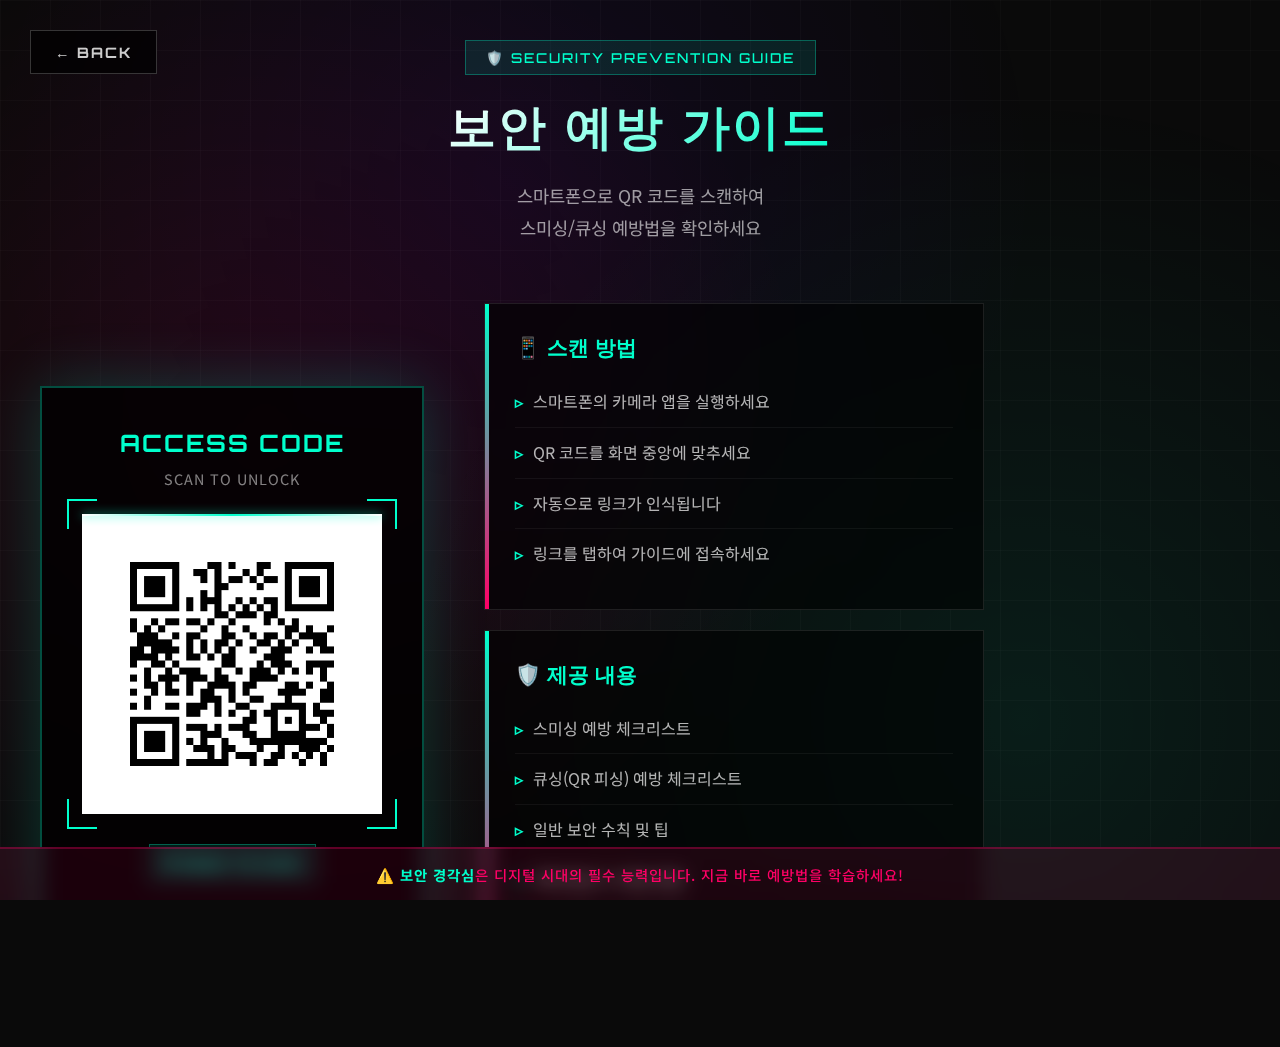
<file: prevention_main.html>
<!DOCTYPE html>
<html lang="ko">
<head>
  <meta charset="UTF-8" />
  <meta name="viewport" content="width=device-width, initial-scale=1.0" />
  <title>보안 예방 가이드</title>
  <link href="https://fonts.googleapis.com/css2?family=Orbitron:wght@400;700;900&family=Noto+Sans+KR:wght@300;500;700&display=swap" rel="stylesheet">
  <style>
    * {
      margin: 0;
      padding: 0;
      box-sizing: border-box;
    }

    body, html {
      height: 100%;
      width: 100%;
      overflow-x: hidden;
      font-family: 'Noto Sans KR', sans-serif;
      background-color: #0a0a0a;
      color: #fff;
    }

    /* Animated background */
    body::before {
      content: '';
      position: fixed;
      top: 0;
      left: 0;
      width: 100%;
      height: 100%;
      background: 
        radial-gradient(circle at 20% 50%, rgba(255, 0, 100, 0.1) 0%, transparent 50%),
        radial-gradient(circle at 80% 80%, rgba(0, 255, 200, 0.08) 0%, transparent 50%),
        radial-gradient(circle at 40% 20%, rgba(100, 0, 255, 0.08) 0%, transparent 50%);
      animation: bgShift 20s ease-in-out infinite;
      z-index: 1;
    }

    @keyframes bgShift {
      0%, 100% { transform: translate(0, 0) scale(1); }
      33% { transform: translate(-5%, 5%) scale(1.05); }
      66% { transform: translate(5%, -5%) scale(0.95); }
    }

    /* Grid pattern */
    body::after {
      content: '';
      position: fixed;
      top: 0;
      left: 0;
      width: 100%;
      height: 100%;
      background-image: 
        linear-gradient(rgba(255, 255, 255, 0.02) 1px, transparent 1px),
        linear-gradient(90deg, rgba(255, 255, 255, 0.02) 1px, transparent 1px);
      background-size: 50px 50px;
      z-index: 2;
      pointer-events: none;
    }

    .container {
      position: relative;
      z-index: 10;
      min-height: 100vh;
      display: flex;
      flex-direction: column;
      align-items: center;
      justify-content: center;
      padding: 40px 20px;
    }

    /* Header Section */
    .header {
      text-align: center;
      margin-bottom: 60px;
      animation: fadeInDown 0.8s ease-out;
    }

    @keyframes fadeInDown {
      from {
        opacity: 0;
        transform: translateY(-30px);
      }
      to {
        opacity: 1;
        transform: translateY(0);
      }
    }

    .header-badge {
      display: inline-block;
      padding: 8px 20px;
      background: rgba(0, 255, 204, 0.1);
      border: 1px solid rgba(0, 255, 204, 0.3);
      font-size: 0.85rem;
      font-weight: 500;
      letter-spacing: 2px;
      color: #00ffcc;
      margin-bottom: 20px;
      text-transform: uppercase;
      font-family: 'Orbitron', sans-serif;
    }

    .header h1 {
      font-family: 'Orbitron', sans-serif;
      font-size: 3rem;
      font-weight: 900;
      background: linear-gradient(135deg, #ffffff, #00ffcc);
      -webkit-background-clip: text;
      background-clip: text;
      -webkit-text-fill-color: transparent;
      margin-bottom: 20px;
      letter-spacing: 2px;
    }

    .header p {
      font-size: 1.1rem;
      color: rgba(255, 255, 255, 0.6);
      line-height: 1.8;
      max-width: 600px;
      margin: 0 auto;
    }

    /* QR Code Section */
    .qr-section {
      display: flex;
      gap: 60px;
      align-items: center;
      max-width: 1200px;
      width: 100%;
      animation: fadeInScale 1s ease-out 0.2s both;
    }

    @keyframes fadeInScale {
      from {
        opacity: 0;
        transform: scale(0.9) translateY(30px);
      }
      to {
        opacity: 1;
        transform: scale(1) translateY(0);
      }
    }

    /* QR Code Card */
    .qr-card {
      flex: 0 0 auto;
      background: rgba(0, 0, 0, 0.8);
      backdrop-filter: blur(20px);
      border: 2px solid rgba(0, 255, 204, 0.3);
      padding: 40px;
      position: relative;
      box-shadow: 0 0 60px rgba(0, 255, 204, 0.2);
    }

    .qr-card::before {
      content: '';
      position: absolute;
      top: -2px;
      left: -2px;
      right: -2px;
      bottom: -2px;
      background: linear-gradient(45deg, #00ffcc, #ff0066, #00ffcc);
      z-index: -1;
      opacity: 0;
      animation: borderGlow 3s ease-in-out infinite;
    }

    @keyframes borderGlow {
      0%, 100% { opacity: 0; }
      50% { opacity: 0.3; }
    }

    .qr-header {
      text-align: center;
      margin-bottom: 25px;
    }

    .qr-header h2 {
      font-family: 'Orbitron', sans-serif;
      font-size: 1.5rem;
      font-weight: 700;
      color: #00ffcc;
      margin-bottom: 10px;
      letter-spacing: 2px;
    }

    .qr-header p {
      font-size: 0.9rem;
      color: rgba(255, 255, 255, 0.5);
      letter-spacing: 1px;
    }

    .qr-wrapper {
      position: relative;
      display: inline-block;
    }

    .qr-image {
      display: block;
      width: 300px;
      height: 300px;
      background: white;
      padding: 20px;
      position: relative;
      z-index: 1;
    }

    /* Scanning animation overlay */
    .scan-line {
      position: absolute;
      top: 0;
      left: 0;
      right: 0;
      height: 2px;
      background: linear-gradient(90deg, transparent, #00ffcc, transparent);
      animation: scan 2s ease-in-out infinite;
      z-index: 2;
      box-shadow: 0 0 10px #00ffcc;
    }

    @keyframes scan {
      0%, 100% { transform: translateY(0); opacity: 0; }
      10% { opacity: 1; }
      90% { opacity: 1; }
      100% { transform: translateY(300px); opacity: 0; }
    }

    /* Corner decorations */
    .qr-corner {
      position: absolute;
      width: 30px;
      height: 30px;
      border: 2px solid #00ffcc;
    }

    .qr-corner.tl {
      top: -15px;
      left: -15px;
      border-right: none;
      border-bottom: none;
    }

    .qr-corner.tr {
      top: -15px;
      right: -15px;
      border-left: none;
      border-bottom: none;
    }

    .qr-corner.bl {
      bottom: -15px;
      left: -15px;
      border-right: none;
      border-top: none;
    }

    .qr-corner.br {
      bottom: -15px;
      right: -15px;
      border-left: none;
      border-top: none;
    }

    .qr-footer {
      margin-top: 25px;
      text-align: center;
    }

    .qr-status {
      display: inline-flex;
      align-items: center;
      gap: 8px;
      padding: 8px 16px;
      background: rgba(0, 255, 204, 0.1);
      border: 1px solid rgba(0, 255, 204, 0.3);
      font-size: 0.85rem;
      color: #00ffcc;
      font-weight: 500;
      letter-spacing: 1px;
    }

    .status-dot {
      width: 8px;
      height: 8px;
      background: #00ffcc;
      border-radius: 50%;
      animation: pulse 2s ease-in-out infinite;
    }

    @keyframes pulse {
      0%, 100% { opacity: 1; transform: scale(1); }
      50% { opacity: 0.5; transform: scale(1.2); }
    }

    /* Info Panel */
    .info-panel {
      flex: 1;
      max-width: 500px;
    }

    .info-card {
      background: rgba(0, 0, 0, 0.6);
      backdrop-filter: blur(10px);
      border: 1px solid rgba(255, 255, 255, 0.1);
      padding: 30px;
      margin-bottom: 20px;
      position: relative;
      overflow: hidden;
    }

    .info-card::before {
      content: '';
      position: absolute;
      top: 0;
      left: 0;
      width: 4px;
      height: 100%;
      background: linear-gradient(180deg, #00ffcc, #ff0066);
    }

    .info-card h3 {
      font-family: 'Orbitron', sans-serif;
      font-size: 1.3rem;
      color: #00ffcc;
      margin-bottom: 15px;
      display: flex;
      align-items: center;
      gap: 10px;
    }

    .info-card ul {
      list-style: none;
      padding: 0;
    }

    .info-card li {
      padding: 12px 0;
      border-bottom: 1px solid rgba(255, 255, 255, 0.05);
      color: rgba(255, 255, 255, 0.7);
      line-height: 1.6;
      display: flex;
      align-items: flex-start;
      gap: 10px;
    }

    .info-card li:last-child {
      border-bottom: none;
    }

    .info-card li::before {
      content: '▹';
      color: #00ffcc;
      font-weight: bold;
      flex-shrink: 0;
    }

    /* Stats Grid */
    .stats-grid {
      display: grid;
      grid-template-columns: repeat(3, 1fr);
      gap: 15px;
      margin-top: 30px;
    }

    .stat-box {
      background: rgba(0, 255, 204, 0.05);
      border: 1px solid rgba(0, 255, 204, 0.2);
      padding: 20px;
      text-align: center;
      transition: all 0.3s ease;
    }

    .stat-box:hover {
      background: rgba(0, 255, 204, 0.1);
      border-color: rgba(0, 255, 204, 0.4);
      transform: translateY(-5px);
    }

    .stat-number {
      font-family: 'Orbitron', sans-serif;
      font-size: 2rem;
      font-weight: 900;
      color: #00ffcc;
      margin-bottom: 5px;
    }

    .stat-label {
      font-size: 0.75rem;
      color: rgba(255, 255, 255, 0.5);
      letter-spacing: 1px;
    }

    /* Back Button */
    .back-btn {
      position: fixed;
      top: 30px;
      left: 30px;
      z-index: 100;
      background: rgba(0, 0, 0, 0.7);
      backdrop-filter: blur(10px);
      border: 1px solid rgba(255, 255, 255, 0.2);
      color: rgba(255, 255, 255, 0.8);
      padding: 12px 24px;
      font-size: 0.9rem;
      cursor: pointer;
      transition: all 0.3s ease;
      font-family: 'Orbitron', sans-serif;
      font-weight: 700;
      letter-spacing: 2px;
      display: flex;
      align-items: center;
      gap: 8px;
    }

    .back-btn:hover {
      background: rgba(0, 255, 204, 0.2);
      border-color: #00ffcc;
      color: #00ffcc;
      transform: translateX(-5px);
    }

    /* Warning Banner */
    .warning-banner {
      position: fixed;
      bottom: 0;
      left: 0;
      right: 0;
      background: rgba(255, 0, 102, 0.1);
      backdrop-filter: blur(10px);
      border-top: 2px solid rgba(255, 0, 102, 0.3);
      padding: 15px 20px;
      text-align: center;
      z-index: 100;
      animation: slideUp 0.5s ease-out 1s both;
    }

    @keyframes slideUp {
      from {
        transform: translateY(100%);
      }
      to {
        transform: translateY(0);
      }
    }

    .warning-banner p {
      color: #ff0066;
      font-size: 0.9rem;
      font-weight: 500;
      letter-spacing: 1px;
      margin: 0;
    }

    .warning-banner span {
      color: #00ffcc;
      font-weight: 700;
    }

    /* Floating particles */
    .particle {
      position: fixed;
      width: 4px;
      height: 4px;
      background: #00ffcc;
      border-radius: 50%;
      opacity: 0;
      animation: float 10s ease-in-out infinite;
      z-index: 1;
    }

    @keyframes float {
      0% {
        opacity: 0;
        transform: translateY(100vh) translateX(0) rotate(0deg);
      }
      10% {
        opacity: 1;
      }
      90% {
        opacity: 1;
      }
      100% {
        opacity: 0;
        transform: translateY(-100vh) translateX(100px) rotate(360deg);
      }
    }

    .particle:nth-child(1) { left: 10%; animation-delay: 0s; }
    .particle:nth-child(2) { left: 20%; animation-delay: 2s; }
    .particle:nth-child(3) { left: 30%; animation-delay: 4s; }
    .particle:nth-child(4) { left: 40%; animation-delay: 6s; }
    .particle:nth-child(5) { left: 50%; animation-delay: 8s; }
    .particle:nth-child(6) { left: 60%; animation-delay: 1s; }
    .particle:nth-child(7) { left: 70%; animation-delay: 3s; }
    .particle:nth-child(8) { left: 80%; animation-delay: 5s; }
    .particle:nth-child(9) { left: 90%; animation-delay: 7s; }

    /* Responsive */
    @media (max-width: 1024px) {
      .qr-section {
        flex-direction: column;
        gap: 40px;
      }

      .info-panel {
        max-width: 100%;
        width: 100%;
      }
    }

    @media (max-width: 768px) {
      .header h1 {
        font-size: 2rem;
      }

      .header p {
        font-size: 0.95rem;
      }

      .qr-card {
        padding: 30px 20px;
      }

      .qr-image {
        width: 250px;
        height: 250px;
      }

      .info-card {
        padding: 20px;
      }

      .stats-grid {
        grid-template-columns: 1fr;
      }

      .back-btn {
        top: 20px;
        left: 20px;
        padding: 10px 16px;
        font-size: 0.8rem;
      }

      .warning-banner {
        padding: 12px 15px;
      }

      .warning-banner p {
        font-size: 0.8rem;
      }
    }

    @media (max-width: 480px) {
      .qr-image {
        width: 200px;
        height: 200px;
        padding: 15px;
      }

      .header h1 {
        font-size: 1.6rem;
      }

      .qr-header h2 {
        font-size: 1.2rem;
      }
    }
  </style>
</head>
<body>
  <!-- Floating particles -->
  <div class="particle"></div>
  <div class="particle"></div>
  <div class="particle"></div>
  <div class="particle"></div>
  <div class="particle"></div>
  <div class="particle"></div>
  <div class="particle"></div>
  <div class="particle"></div>
  <div class="particle"></div>

  <!-- Back button -->
  <button class="back-btn" onclick="goBack()">
    ← BACK
  </button>

  <div class="container">
    <!-- Header -->
    <div class="header">
      <div class="header-badge">🛡️ Security Prevention Guide</div>
      <h1>보안 예방 가이드</h1>
      <p>스마트폰으로 QR 코드를 스캔하여<br>스미싱/큐싱 예방법을 확인하세요</p>
    </div>

    <!-- QR Code Section -->
    <div class="qr-section">
      <!-- QR Card -->
      <div class="qr-card">
        <div class="qr-header">
          <h2>ACCESS CODE</h2>
          <p>SCAN TO UNLOCK</p>
        </div>
        
        <div class="qr-wrapper">
          <img src="qr_main_image.png" alt="QR Code" class="qr-image" />
          <div class="scan-line"></div>
          <div class="qr-corner tl"></div>
          <div class="qr-corner tr"></div>
          <div class="qr-corner bl"></div>
          <div class="qr-corner br"></div>
        </div>

        <div class="qr-footer">
          <div class="qr-status">
            <span class="status-dot"></span>
            READY TO SCAN
          </div>
        </div>
      </div>

      <!-- Info Panel -->
      <div class="info-panel">
        <div class="info-card">
          <h3>📱 스캔 방법</h3>
          <ul>
            <li>스마트폰의 카메라 앱을 실행하세요</li>
            <li>QR 코드를 화면 중앙에 맞추세요</li>
            <li>자동으로 링크가 인식됩니다</li>
            <li>링크를 탭하여 가이드에 접속하세요</li>
          </ul>
        </div>

        <div class="info-card">
          <h3>🛡️ 제공 내용</h3>
          <ul>
            <li>스미싱 예방 체크리스트</li>
            <li>큐싱(QR 피싱) 예방 체크리스트</li>
            <li>일반 보안 수칙 및 팁</li>
            <li>피해 발생 시 대응 방법</li>
            <li>긴급 연락처 안내</li>
          </ul>
        </div>
      </div>
    </div>
  </div>

  <!-- Warning Banner -->
  <div class="warning-banner">
    <p>⚠️ <span>보안 경각심</span>은 디지털 시대의 필수 능력입니다. 지금 바로 예방법을 학습하세요!</p>
  </div>

  <script>
    function goBack() {
      window.history.back();
    }

    // Add interactive hover effect to Q
</file>
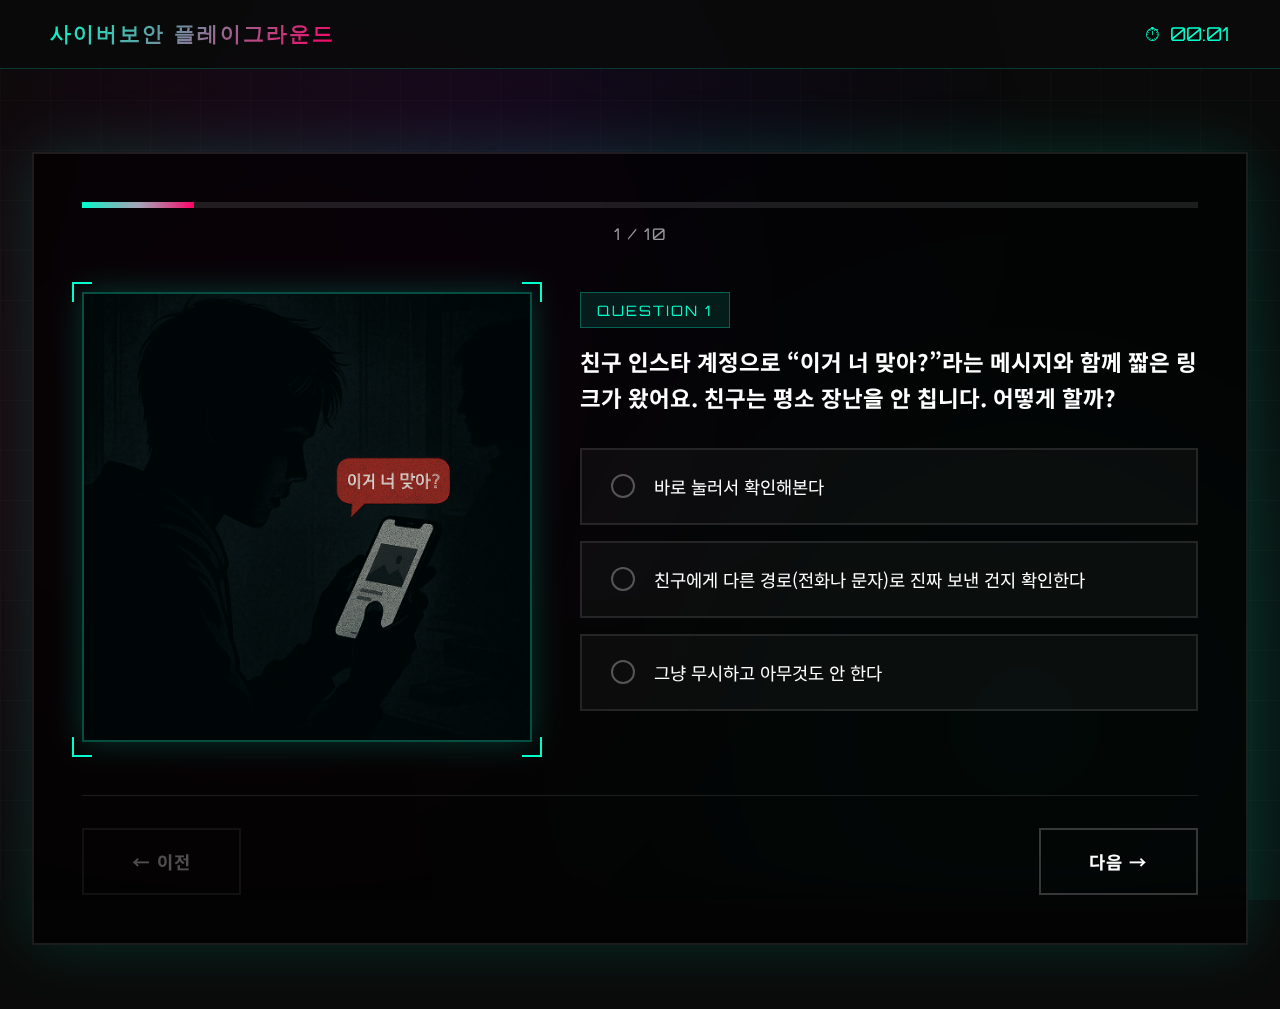
<file: quiz.html>
<!DOCTYPE html>
<html lang="ko">
<head>
  <meta charset="UTF-8" />
  <meta name="viewport" content="width=device-width, initial-scale=1.0"/>
  <title>보안 경각심 테스트 - 문제풀이</title>
  <link href="https://fonts.googleapis.com/css2?family=Orbitron:wght@400;700;900&family=Noto+Sans+KR:wght@300;500;700&display=swap" rel="stylesheet" />
  <style>
    * {
      margin: 0;
      padding: 0;
      box-sizing: border-box;
    }

    body {
      font-family: 'Noto Sans KR', sans-serif;
      background: #0a0a0a;
      color: #fff;
      min-height: 100vh;
      overflow-x: hidden;
      position: relative;
    }

    /* Animated background */
    body::before {
      content: '';
      position: fixed;
      top: 0;
      left: 0;
      width: 100%;
      height: 100%;
      background: 
        radial-gradient(circle at 20% 50%, rgba(255, 0, 100, 0.1) 0%, transparent 50%),
        radial-gradient(circle at 80% 80%, rgba(0, 255, 200, 0.08) 0%, transparent 50%),
        radial-gradient(circle at 40% 20%, rgba(100, 0, 255, 0.08) 0%, transparent 50%);
      animation: bgShift 20s ease-in-out infinite;
      z-index: 1;
    }

    @keyframes bgShift {
      0%, 100% { transform: translate(0, 0) scale(1); }
      33% { transform: translate(-5%, 5%) scale(1.05); }
      66% { transform: translate(5%, -5%) scale(0.95); }
    }

    /* Grid pattern */
    body::after {
      content: '';
      position: fixed;
      top: 0;
      left: 0;
      width: 100%;
      height: 100%;
      background-image: 
        linear-gradient(rgba(255, 255, 255, 0.02) 1px, transparent 1px),
        linear-gradient(90deg, rgba(255, 255, 255, 0.02) 1px, transparent 1px);
      background-size: 50px 50px;
      z-index: 2;
      pointer-events: none;
    }

    .wrapper {
      position: relative;
      z-index: 10;
      padding: 2rem;
      min-height: 100vh;
    }

    /* Header */
    .header {
      position: fixed;
      top: 0;
      left: 0;
      right: 0;
      padding: 20px 50px;
      background: rgba(10, 10, 10, 0.9);
      backdrop-filter: blur(20px);
      border-bottom: 1px solid rgba(0, 255, 204, 0.2);
      z-index: 100;
      display: flex;
      justify-content: space-between;
      align-items: center;
    }

    .logo {
      font-family: 'Orbitron', sans-serif;
      font-size: 1.3rem;
      font-weight: 900;
      letter-spacing: 2px;
      background: linear-gradient(135deg, #00ffcc, #ff0066);
      -webkit-background-clip: text;
      background-clip: text;
      -webkit-text-fill-color: transparent;
    }

    .timer {
      font-family: 'Orbitron', sans-serif;
      font-size: 1.2rem;
      color: #00ffcc;
      display: flex;
      align-items: center;
      gap: 10px;
    }

    .timer-icon {
      animation: pulse 2s infinite;
    }

    @keyframes pulse {
      0%, 100% { opacity: 1; }
      50% { opacity: 0.5; }
    }

    /* Container */
    .container {
      max-width: 1400px;
      margin: 120px auto 2rem;
      background: rgba(0, 0, 0, 0.7);
      backdrop-filter: blur(20px);
      border: 2px solid rgba(255, 255, 255, 0.1);
      padding: 3rem;
      box-shadow: 0 0 60px rgba(0, 255, 204, 0.15);
      position: relative;
      animation: fadeIn 0.6s ease-out;
    }

    @keyframes fadeIn {
      from {
        opacity: 0;
        transform: translateY(20px);
      }
      to {
        opacity: 1;
        transform: translateY(0);
      }
    }

    /* Progress bar */
    .progress-container {
      margin-bottom: 3rem;
      position: relative;
    }

    .progress-bar-bg {
      width: 100%;
      height: 6px;
      background: rgba(255, 255, 255, 0.1);
      position: relative;
      overflow: hidden;
    }

    .progress-bar-fill {
      height: 100%;
      background: linear-gradient(90deg, #00ffcc, #ff0066);
      transition: width 0.5s cubic-bezier(0.4, 0, 0.2, 1);
      position: relative;
    }

    .progress-bar-fill::after {
      content: '';
      position: absolute;
      top: 0;
      left: 0;
      width: 100%;
      height: 100%;
      background: linear-gradient(90deg, transparent, rgba(255, 255, 255, 0.3), transparent);
      animation: shimmer 2s infinite;
    }

    @keyframes shimmer {
      0% { transform: translateX(-100%); }
      100% { transform: translateX(100%); }
    }

    .progress-text {
      margin-top: 1rem;
      text-align: center;
      font-family: 'Orbitron', sans-serif;
      font-size: 1rem;
      color: rgba(255, 255, 255, 0.6);
      letter-spacing: 2px;
    }

    /* Question section */
    .question-box {
      display: flex;
      gap: 3rem;
      align-items: flex-start;
      margin-bottom: 3rem;
    }

    .question-image-container {
      flex-shrink: 0;
      position: relative;
    }

    .question-image {
      width: 450px;
      border: 2px solid rgba(0, 255, 204, 0.3);
      box-shadow: 0 0 30px rgba(0, 255, 204, 0.2);
      transition: all 0.3s ease;
      animation: imageFloat 0.8s ease-out;
    }

    @keyframes imageFloat {
      from {
        opacity: 0;
        transform: scale(0.95) translateX(-20px);
      }
      to {
        opacity: 1;
        transform: scale(1) translateX(0);
      }
    }

    .question-image:hover {
      box-shadow: 0 0 40px rgba(0, 255, 204, 0.4);
      transform: scale(1.02);
    }

    .image-corner {
      position: absolute;
      width: 20px;
      height: 20px;
      border: 2px solid #00ffcc;
    }

    .image-corner.tl {
      top: -10px;
      left: -10px;
      border-right: none;
      border-bottom: none;
    }

    .image-corner.tr {
      top: -10px;
      right: -10px;
      border-left: none;
      border-bottom: none;
    }

    .image-corner.bl {
      bottom: -10px;
      left: -10px;
      border-right: none;
      border-top: none;
    }

    .image-corner.br {
      bottom: -10px;
      right: -10px;
      border-left: none;
      border-top: none;
    }

    .question-content {
      flex-grow: 1;
      animation: slideIn 0.8s ease-out;
    }

    @keyframes slideIn {
      from {
        opacity: 0;
        transform: translateX(20px);
      }
      to {
        opacity: 1;
        transform: translateX(0);
      }
    }

    .question-number {
      display: inline-block;
      font-family: 'Orbitron', sans-serif;
      font-size: 0.9rem;
      color: #00ffcc;
      letter-spacing: 2px;
      margin-bottom: 1rem;
      padding: 0.5rem 1rem;
      border: 1px solid rgba(0, 255, 204, 0.3);
      background: rgba(0, 255, 204, 0.1);
    }

    .question {
      font-weight: 700;
      margin-bottom: 2rem;
      font-size: 1.4rem;
      line-height: 1.6;
      color: #fff;
    }

    /* Options */
    .options {
      display: flex;
      flex-direction: column;
      gap: 1rem;
    }

    .option-label {
      display: flex;
      align-items: center;
      padding: 1.5rem 1.8rem;
      background: rgba(255, 255, 255, 0.03);
      border: 2px solid rgba(255, 255, 255, 0.1);
      cursor: pointer;
      font-size: 1.1rem;
      transition: all 0.3s cubic-bezier(0.4, 0, 0.2, 1);
      position: relative;
      overflow: hidden;
      animation: optionFadeIn 0.5s ease-out backwards;
    }

    .option-label:nth-child(1) { animation-delay: 0.1s; }
    .option-label:nth-child(2) { animation-delay: 0.2s; }
    .option-label:nth-child(3) { animation-delay: 0.3s; }
    .option-label:nth-child(4) { animation-delay: 0.4s; }

    @keyframes optionFadeIn {
      from {
        opacity: 0;
        transform: translateY(10px);
      }
      to {
        opacity: 1;
        transform: translateY(0);
      }
    }

    .option-label::before {
      content: '';
      position: absolute;
      left: 0;
      top: 0;
      width: 0;
      height: 100%;
      background: linear-gradient(90deg, rgba(0, 255, 204, 0.1), rgba(255, 0, 102, 0.1));
      transition: width 0.3s ease;
      z-index: 0;
    }

    .option-label:hover {
      border-color: rgba(0, 255, 204, 0.5);
      background: rgba(0, 255, 204, 0.05);
      transform: translateX(5px);
      box-shadow: 0 5px 20px rgba(0, 255, 204, 0.2);
    }

    .option-label:hover::before {
      width: 100%;
    }

    .option-label.selected {
      border-color: #00ffcc;
      background: rgba(0, 255, 204, 0.15);
      box-shadow: 0 0 30px rgba(0, 255, 204, 0.3);
    }

    .option-label.selected::before {
      width: 100%;
    }

    .option-label input[type="radio"] {
      appearance: none;
      width: 24px;
      height: 24px;
      border: 2px solid rgba(255, 255, 255, 0.3);
      border-radius: 50%;
      margin-right: 1.2rem;
      position: relative;
      cursor: pointer;
      transition: all 0.3s ease;
      flex-shrink: 0;
      z-index: 1;
    }

    .option-label input[type="radio"]:checked {
      border-color: #00ffcc;
      box-shadow: 0 0 10px rgba(0, 255, 204, 0.5);
    }

    .option-label input[type="radio"]:checked::after {
      content: '';
      position: absolute;
      top: 50%;
      left: 50%;
      transform: translate(-50%, -50%);
      width: 12px;
      height: 12px;
      background: #00ffcc;
      border-radius: 50%;
      animation: radioCheck 0.3s ease;
    }

    @keyframes radioCheck {
      0% {
        transform: translate(-50%, -50%) scale(0);
      }
      50% {
        transform: translate(-50%, -50%) scale(1.3);
      }
      100% {
        transform: translate(-50%, -50%) scale(1);
      }
    }

    .option-text {
      position: relative;
      z-index: 1;
    }

    /* Navigation */
    .navigation {
      display: flex;
      justify-content: space-between;
      gap: 2rem;
      margin-top: 3rem;
      padding-top: 2rem;
      border-top: 1px solid rgba(255, 255, 255, 0.1);
    }

    button {
      padding: 1.2rem 3rem;
      border: 2px solid rgba(255, 255, 255, 0.2);
      cursor: pointer;
      background: transparent;
      color: #fff;
      font-weight: 700;
      font-size: 1.1rem;
      transition: all 0.4s cubic-bezier(0.4, 0, 0.2, 1);
      font-family: 'Noto Sans KR', sans-serif;
      letter-spacing: 1px;
      position: relative;
      overflow: hidden;
    }

    button::before {
      content: '';
      position: absolute;
      top: 0;
      left: 0;
      width: 0;
      height: 100%;
      background: linear-gradient(135deg, #00ffcc, #ff0066);
      transition: width 0.4s cubic-bezier(0.4, 0, 0.2, 1);
      z-index: -1;
    }

    button:hover::before {
      width: 100%;
    }

    button:hover {
      border-color: #00ffcc;
      transform: translateY(-3px);
      box-shadow: 0 10px 30px rgba(0, 255, 204, 0.3);
    }

    button:disabled {
      opacity: 0.3;
      cursor: not-allowed;
      transform: none;
    }

    button:disabled:hover {
      border-color: rgba(255, 255, 255, 0.2);
      box-shadow: none;
    }

    button:disabled::before {
      width: 0;
    }

    #nextBtn {
      margin-left: auto;
    }

    /* Loading state */
    .loading {
      text-align: center;
      padding: 4rem;
      font-family: 'Orbitron', sans-serif;
      color: #00ffcc;
      font-size: 1.2rem;
      letter-spacing: 2px;
    }

    .loading::after {
      content: '...';
      animation: dots 1.5s infinite;
    }

    @keyframes dots {
      0%, 20% { content: '.'; }
      40% { content: '..'; }
      60%, 100% { content: '...'; }
    }

    /* Error state */
    .error {
      color: #ff0066;
      text-align: center;
      font-weight: bold;
      padding: 2rem;
      background: rgba(255, 0, 102, 0.1);
      border: 2px solid rgba(255, 0, 102, 0.3);
      margin: 2rem 0;
      animation: shake 0.5s;
    }

    @keyframes shake {
      0%, 100% { transform: translateX(0); }
      25% { transform: translateX(-10px); }
      75% { transform: translateX(10px); }
    }

    /* Responsive */
    @media (max-width: 1024px) {
      .question-box {
        flex-direction: column;
        gap: 2rem;
      }

      .question-image {
        width: 100%;
        max-width: 450px;
      }
    }

    @media (max-width: 768px) {
      .wrapper {
        padding: 1rem;
      }

      .header {
        padding: 15px 20px;
      }

      .logo {
        font-size: 1rem;
      }

      .timer {
        font-size: 1rem;
      }

      .container {
        margin-top: 100px;
        padding: 2rem 1.5rem;
      }

      .question {
        font-size: 1.2rem;
      }

      .option-label {
        padding: 1.2rem 1.5rem;
        font-size: 1rem;
      }

      .navigation {
        flex-direction: column;
      }

      button {
        width: 100%;
      }

      #nextBtn {
        margin-left: 0;
      }
    }
  </style>
</head>
<body>
  <div class="header">
    <div class="logo">사이버보안 플레이그라운드</div>
    <div class="timer">
      <span class="timer-icon">⏱</span>
      <span id="timerDisplay">00:00</span>
    </div>
  </div>

  <div class="wrapper">
    <div class="container">
      <div class="progress-container">
        <div class="progress-bar-bg">
          <div class="progress-bar-fill" id="progressBar"></div>
        </div>
        <div class="progress-text" id="progressText">준비 중...</div>
      </div>

      <div id="quiz">
        <div class="loading">문제를 불러오는 중입니다</div>
      </div>

      <div class="navigation">
        <button id="prevBtn" onclick="prevQuestion()">← 이전</button>
        <button id="nextBtn" onclick="nextQuestion()">다음 →</button>
      </div>
    </div>
  </div>

  <script>
    let currentQuestion = 0;
    let questions = [];
    let answers = [];
    let startTime = Date.now();
    let timerInterval;

    // Timer
    function updateTimer() {
      const elapsed = Date.now() - startTime;
      const minutes = Math.floor(elapsed / 60000);
      const seconds = Math.floor((elapsed % 60000) / 1000);
      document.getElementById('timerDisplay').textContent = 
        `${String(minutes).padStart(2, '0')}:${String(seconds).padStart(2, '0')}`;
    }

    timerInterval = setInterval(updateTimer, 1000);

    // Load questions
    fetch('socialeng_quiz_questions.json')
      .then(res => res.json())
      .then(data => {
        questions = data;
        answers = new Array(questions.length).fill(null);
        renderQuestion();
      })
      .catch(err => {
        document.getElementById('quiz').innerHTML = 
          '<p class="error">문제를 불러오는 데 실패했습니다. 페이지를 새로고침해주세요.</p>';
        console.error('문제 불러오기 실패:', err);
      });

    function renderQuestion() {
      const q = questions[currentQuestion];
      const container = document.getElementById('quiz');

      const imageMap = {
        0: 'quiz_image/quiz_image_1.png',
        1: 'quiz_image/quiz_image_2.png',
        2: 'quiz_image/quiz_image_3.png',
        3: 'quiz_image/quiz_image_4.png',
        4: 'quiz_image/quiz_image_5.png',
        5: 'quiz_image/quiz_image_6.png',
        6: 'quiz_image/quiz_image_7.png',
        7: 'quiz_image/quiz_image_8.png',
        8: 'quiz_image/quiz_image_9.png',
        9: 'quiz_image/quiz_image_10.png'
      };

      const imageSrc = imageMap[currentQuestion];
      const imageHtml = imageSrc ? `
        <div class="question-image-container">
          <div class="image-corner tl"></div>
          <div class="image-corner tr"></div>
          <div class="image-corner bl"></div>
          <div class="image-corner br"></div>
          <img src="${imageSrc}" class="question-image" alt="문제 이미지" />
        </div>
      ` : '';

      container.innerHTML = `
        <div class="question-box">
          ${imageHtml}
          <div class="question-content">
            <div class="question-number">QUESTION ${currentQuestion + 1}</div>
            <div class="question">${q.question}</div>
            <div class="options">
              ${q.options.map((opt, i) => `
                <label class="option-label ${answers[currentQuestion] == i ? 'selected' : ''}">
                  <input type="radio" name="q${currentQuestion}" value="${i}" ${answers[currentQuestion] == i ? 'checked' : ''}>
                  <span class="option-text">${opt}</span>
                </label>
              `).join('')}
            </div>
          </div>
        </div>
      `;

      // Add event listeners
      document.querySelectorAll('.option-label').forEach((label, index) => {
        label.addEventListener('click', () => {
          answers[currentQuestion] = index;
          document.querySelectorAll('.option-label').forEach(l => l.classList.remove('selected'));
          label.classList.add('selected');
        });
      });

      document.querySelectorAll('input[type="radio"]').forEach(input => {
        input.addEventListener('change', (e) => {
          answers[currentQuestion] = parseInt(e.target.value);
        });
      });

      // Update UI
      document.getElementById('prevBtn').disabled = currentQuestion === 0;
      document.getElementById('nextBtn').innerHTML = currentQuestion === questions.length - 1 ? '제출 ✓' : '다음 →';
      document.getElementById('progressText').innerText = `${currentQuestion + 1} / ${questions.length}`;
      
      const progressPercent = ((currentQuestion + 1) / questions.length) * 100;
      document.getElementById('progressBar').style.width = progressPercent + '%';
    }

    function prevQuestion() {
      if (currentQuestion > 0) {
        currentQuestion--;
        renderQuestion();
      }
    }

    function nextQuestion() {
      if (currentQuestion < questions.length - 1) {
        currentQuestion++;
        renderQuestion();
      } else {
        submitQuiz();
      }
    }

    function submitQuiz() {
      clearInterval(timerInterval);
      let score = 0;
      questions.forEach((q, i) => {
        if (answers[i] === q.answer) score++;
        // quiz.html 의 submitQuiz() 내부 마지막 부분에 추가:
      const isCorrectList = questions.map((q, i) => answers[i] === q.answer);
      localStorage.setItem('isCorrectList', JSON.stringify(isCorrectList));
      });
      
      const elapsed = Date.now() - startTime;
      localStorage.setItem('score', score);
      localStorage.setItem('total', questions.length);
      localStorage.setItem('time', Math.floor(elapsed / 1000));
      location.href = 'quiz_result.html';
    }
  </script>
</body>
</html>
</file>
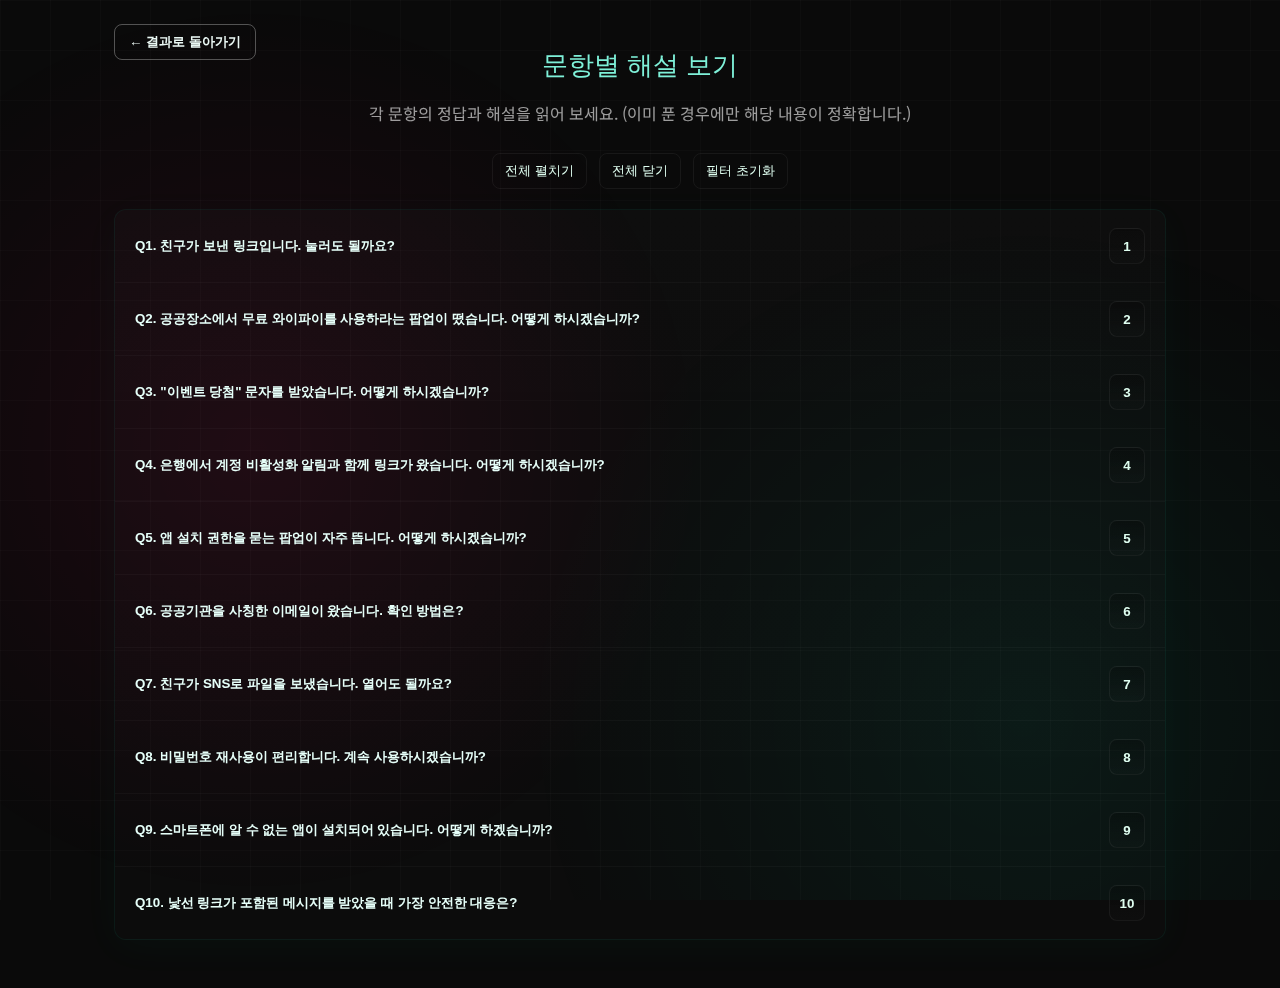
<file: quiz_explanations.html>
<!DOCTYPE html>
<html lang="ko">
<head>
  <meta charset="UTF-8" />
  <meta name="viewport" content="width=device-width, initial-scale=1.0" />
  <title>문항별 해설 보기</title>
  <link href="https://fonts.googleapis.com/css2?family=Orbitron:wght@400;700;900&family=Noto+Sans+KR:wght@300;500;700&display=swap" rel="stylesheet">
  <style>
    *{box-sizing:border-box;margin:0;padding:0}
    html,body{height:100%;background:#0a0a0a;color:#e9f7f3;font-family:'Noto Sans KR',sans-serif}
    /* background grid + subtle glow to match main */
    body::before{content:'';position:fixed;inset:0;background:
      radial-gradient(circle at 20% 50%, rgba(255,0,100,0.08), transparent 40%),
      radial-gradient(circle at 80% 80%, rgba(0,255,200,0.06), transparent 40%);
      z-index:0}
    body::after{content:'';position:fixed;inset:0;background-image:
      linear-gradient(rgba(255,255,255,0.02) 1px, transparent 1px),
      linear-gradient(90deg, rgba(255,255,255,0.02) 1px, transparent 1px);background-size:50px 50px;z-index:0;pointer-events:none}
    .wrap{position:relative;z-index:10;padding:48px 24px;max-width:1100px;margin:0 auto}

    .page-title{font-family:'Orbitron',sans-serif;color:#7ef0d8;text-align:center;font-size:1.6rem;margin-bottom:18px}
    .page-sub{color:rgba(255,255,255,0.6);text-align:center;margin-bottom:28px}

    .accordion{background:linear-gradient(180deg, rgba(255,255,255,0.02), rgba(255,255,255,0.01));border:1px solid rgba(0,255,204,0.06);border-radius:12px;overflow:hidden;box-shadow:0 8px 40px rgba(0,255,204,0.03);}
    .item{border-top:1px solid rgba(255,255,255,0.03)}
    .item:first-child{border-top:0}

    .question-btn{display:flex;align-items:center;justify-content:space-between;padding:18px 20px;cursor:pointer;background:transparent;color:#e6fff9;border:none;width:100%}
    .question-btn .qtext{font-weight:700}
    .question-btn .caret{width:36px;height:36px;border:1px solid rgba(255,255,255,0.06);display:flex;align-items:center;justify-content:center;border-radius:8px;background:linear-gradient(180deg, rgba(0,0,0,0.2), rgba(255,255,255,0.01));color:#dffef0;font-weight:700}

    .panel{padding:0 20px 20px 20px;color:#cfeee6;line-height:1.7;display:none}
    .panel .hint{background:rgba(0,0,0,0.35);border-left:4px solid #00ffcc;padding:12px;border-radius:6px;margin-bottom:12px;color:#d8fff6}
    .panel .explain{background:rgba(0,0,0,0.35);padding:16px;border-radius:8px;border:1px solid rgba(255,255,255,0.02)}

    .badge{display:inline-block;padding:6px 10px;border-radius:8px;background:linear-gradient(90deg,#00ffcc22,#00ffcc11);color:#aaffdf;font-weight:700;margin-right:8px;border:1px solid rgba(0,255,204,0.08)}

    /* small top controls */
    .controls{display:flex;gap:12px;justify-content:center;margin-bottom:20px}
    .controls button{background:transparent;border:1px solid rgba(255,255,255,0.06);color:#dffef0;padding:8px 12px;border-radius:8px;cursor:pointer}
    .controls button:hover{border-color:#00ffcc;color:#00ffcc}

    /* responsive */
    @media (max-width:720px){.question-btn{padding:14px}.panel{padding:0 14px 18px}}
  </style>
</head>
<body>
  <div class="wrap">
    <button onclick="location.href='quiz_result.html'" style="position: absolute; top: 24px; left: 24px; z-index: 20; background: transparent; border: 1px solid rgba(255,255,255,0.3); color: #e9f7f3; padding: 8px 14px; border-radius: 8px; cursor: pointer; font-weight: bold;">
      ← 결과로 돌아가기
    </button>
    <div class="page-title">문항별 해설 보기</div>
    <div class="page-sub">각 문항의 정답과 해설을 읽어 보세요. (이미 푼 경우에만 해당 내용이 정확합니다.)</div>

    <div class="controls">
      <button id="expandAll">전체 펼치기</button>
      <button id="collapseAll">전체 닫기</button>
      <button id="resetFilter">필터 초기화</button>
    </div>

    <div id="accordion" class="accordion"></div>
  </div>

  <script>
    // 데이터: 10문항 (간단한 샘플 문항/정답/해설)
    const qa = [
      { q: 'Q1. 친구가 보낸 링크입니다. 눌러도 될까요?', correct: '누르지 않는다', hint: '친구 계정이 해킹되었을 가능성을 항상 의심하세요.', explain: '친구 계정이 해킹되어 악성 링크가 전송되었을 수 있습니다. 가장 안전한 방법은 전화로 직접 확인하거나 원본 메시지를 보내준 경로로 재확인하는 것입니다.', userAnswer: null, isCorrect: null },
      { q: 'Q2. 공공장소에서 무료 와이파이를 사용하라는 팝업이 떴습니다. 어떻게 하시겠습니까?', correct: '공식 앱 또는 모바일 데이터 사용', hint: '공용 와이파이는 중간자 공격에 취약합니다.', explain: '공용 와이파이는 암호화가 약하거나 악성 AP가 있을 수 있으므로, 금융/중요 서비스는 모바일 데이터를 사용하거나 VPN을 사용하세요.', userAnswer: null, isCorrect: null },
      { q: 'Q3. \"이벤트 당첨\" 문자를 받았습니다. 어떻게 하시겠습니까?', correct: '발신자 확인 후 공식 채널에서 확인', hint: '클릭 전 먼저 출처를 확인하세요.', explain: '단축 링크나 의심스러운 URL은 클릭하지 말고, 공식 웹사이트 또는 앱에서 당첨 여부를 직접 확인하십시오.', userAnswer: null, isCorrect: null },
      { q: 'Q4. 은행에서 계정 비활성화 알림과 함께 링크가 왔습니다. 어떻게 하시겠습니까?', correct: '은행 고객센터에 직접 연락', hint: '금융 관련 링크는 항상 의심하세요.', explain: '은행은 보통 링크로 비밀번호를 요구하지 않습니다. 의심스러우면 전화로 확인하세요.', userAnswer: null, isCorrect: null },
      { q: 'Q5. 앱 설치 권한을 묻는 팝업이 자주 뜹니다. 어떻게 하시겠습니까?', correct: '권한 요구가 과도하면 설치하지 않음', hint: '앱 권한은 최소 권한 원칙을 따르세요.', explain: '권한이 불필요하게 많다면 악성 앱일 가능성이 있습니다. 공식 스토어와 리뷰를 확인하세요.', userAnswer: null, isCorrect: null },
      { q: 'Q6. 공공기관을 사칭한 이메일이 왔습니다. 확인 방법은?', correct: '이메일 헤더/발신 도메인 확인', hint: '발신 도메인이 공식 도메인과 일치하는지 확인하세요.', explain: '보낸 사람의 이메일 주소와 링크의 실제 목적지를 확인하고, 의심스러우면 기관에 직접 문의하세요.', userAnswer: null, isCorrect: null },
      { q: 'Q7. 친구가 SNS로 파일을 보냈습니다. 열어도 될까요?', correct: '바이러스 검사 후 열기', hint: '의심스러운 파일은 바로 열지 마세요.', explain: '파일 확장자와 출처를 확인하고, 가능하면 바이러스 검사 후 열어야 안전합니다.', userAnswer: null, isCorrect: null },
      { q: 'Q8. 비밀번호 재사용이 편리합니다. 계속 사용하시겠습니까?', correct: '아니오 — 각 사이트별 고유 비밀번호 사용', hint: '한 계정이 털리면 연쇄 피해가 발생합니다.', explain: '비밀번호 관리자 사용을 권장합니다. 2단계 인증도 활성화하세요.', userAnswer: null, isCorrect: null },
      { q: 'Q9. 스마트폰에 알 수 없는 앱이 설치되어 있습니다. 어떻게 하겠습니까?', correct: '즉시 제거하고 권한 확인', hint: '모르는 앱은 위험 신호입니다.', explain: '설치된 앱 목록과 권한을 확인하고, 필요시 공장 초기화를 고려하세요.', userAnswer: null, isCorrect: null },
      { q: 'Q10. 낯선 링크가 포함된 메시지를 받았을 때 가장 안전한 대응은?', correct: '무시하거나 발신자에게 다른 채널로 확인', hint: '즉시 클릭하지 마세요.', explain: '의심스러운 링크는 클릭하지 말고 발신자에게 직접 전화 또는 기존 연락 수단으로 확인하세요.', userAnswer: null, isCorrect: null }
    ];

    // 사용자 응답 로컬스토리지에서 불러오기
    const userAnswers = JSON.parse(localStorage.getItem('quiz_user_answers')) || [];
    qa.forEach((item, idx) => {
      if (userAnswers[idx] !== undefined && userAnswers[idx] !== null) {
        item.userAnswer = userAnswers[idx];
        item.isCorrect = (item.userAnswer === item.correct);
      }
    });

    const accordion = document.getElementById('accordion');

    function buildAccordion(list) {
      accordion.innerHTML = '';
      list.forEach((item, idx) => {
        const it = document.createElement('div');
        it.className = 'item';

        const btn = document.createElement('button');
        btn.className = 'question-btn';
        btn.type = 'button';
        btn.innerHTML = `<div class="qtext">${item.q}</div><div class="caret">${idx+1}</div>`;

        const panel = document.createElement('div');
        panel.className = 'panel';
        panel.innerHTML = `
          <div class="hint">정답: <span class="badge">${item.correct}</span></div>
          <div class="explain">${item.explain}</div>
        `;

        btn.addEventListener('click', () => {
          const open = panel.style.display === 'block';
          document.querySelectorAll('.panel').forEach(p => p.style.display = 'none');
          if (!open) panel.style.display = 'block';
          setTimeout(()=>{ panel.scrollIntoView({behavior:'smooth',block:'center'}); },120);
        });

        it.appendChild(btn);
        it.appendChild(panel);
        accordion.appendChild(it);
      });
    }

    // 초기 빌드 (모든 10문항)
    buildAccordion(qa);

    // 컨트롤: 전체 펼치기 / 닫기 / 오답만 보기(샘플) / 필터 초기화
    document.getElementById('expandAll').addEventListener('click', () => {
      document.querySelectorAll('.panel').forEach(p => p.style.display = 'block');
    });
    document.getElementById('collapseAll').addEventListener('click', () => {
      document.querySelectorAll('.panel').forEach(p => p.style.display = 'none');
    });


    document.getElementById('resetFilter').addEventListener('click', () => {
      // 리셋 (실제 사용 시에는 서버 값으로 다시 로드)
      qa.forEach(x => x.isCorrect = null);
      buildAccordion(qa);
    });

    // (선택) 서버/DB 연동: 필요한 경우 fetch로 실사용 데이터 불러와 여기 qa 배열을 채우면 됨.
  </script>
</body>
</html>
</file>
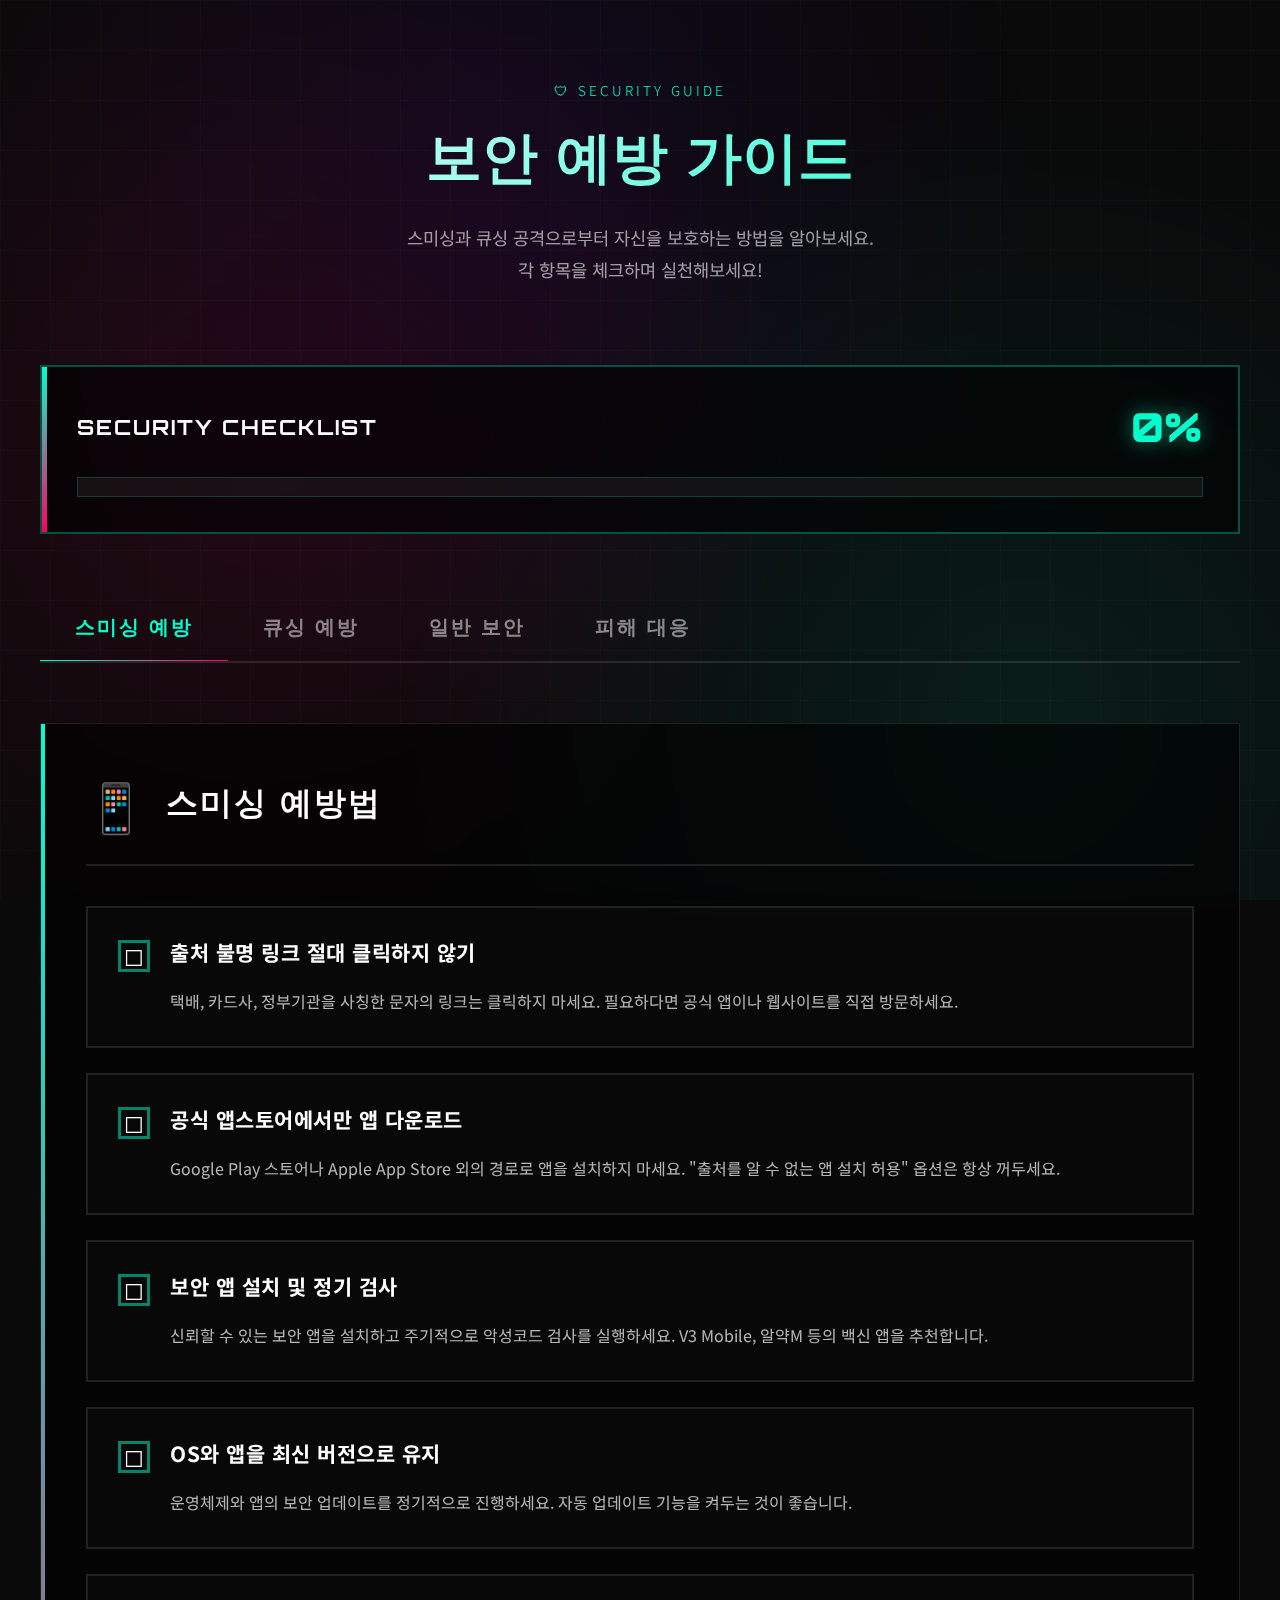
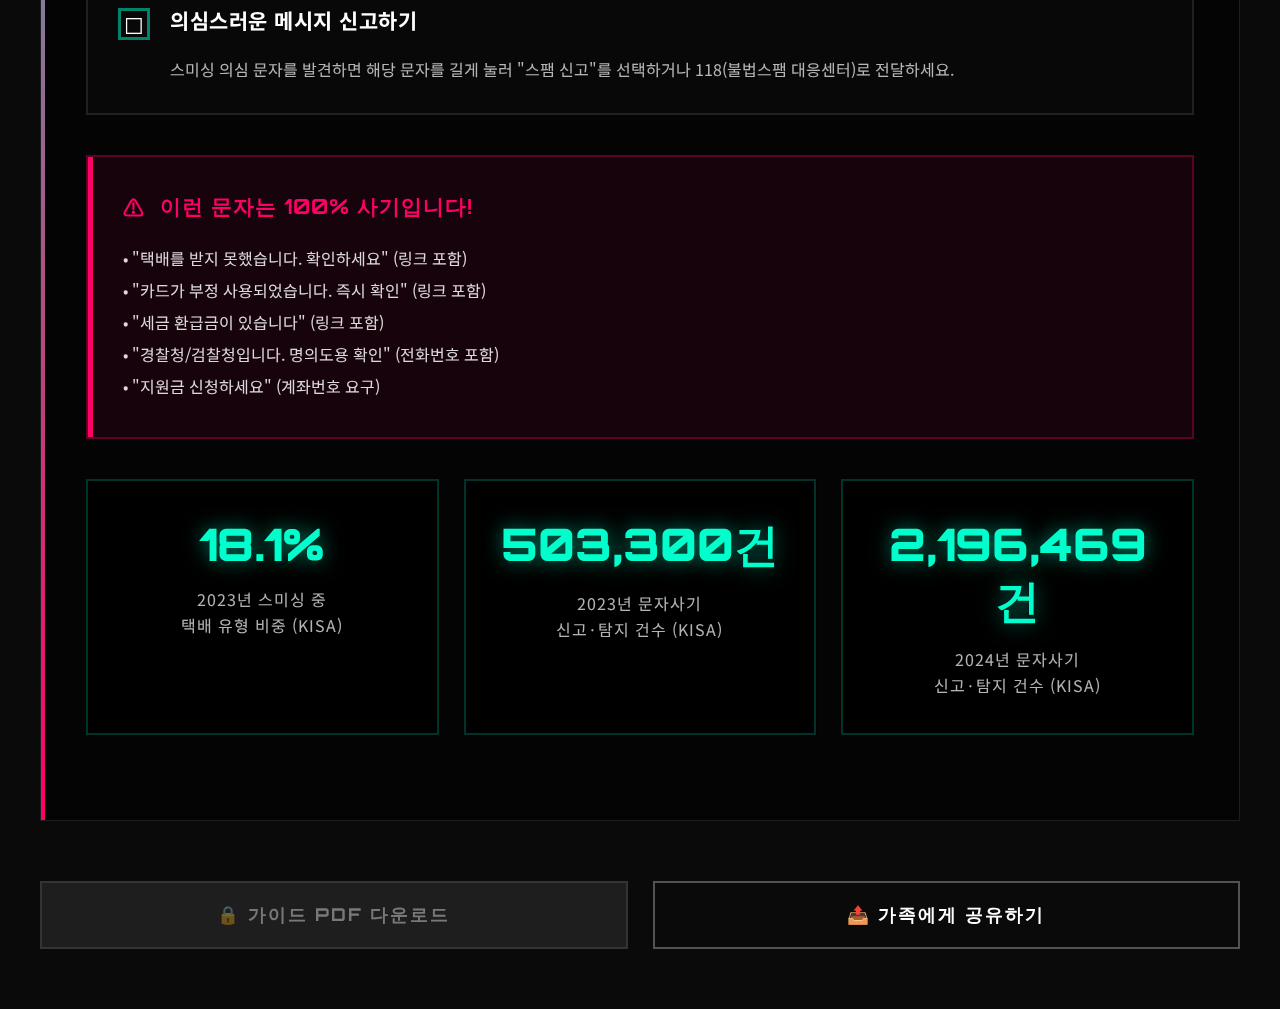
<file: security_guide.html>
<!DOCTYPE html>
<html lang="ko">
<head>
  <meta charset="UTF-8" />
  <meta name="viewport" content="width=device-width, initial-scale=1.0" />
  <title>보안 예방 가이드</title>
  <link href="https://fonts.googleapis.com/css2?family=Orbitron:wght@400;700;900&family=Noto+Sans+KR:wght@300;500;700&display=swap" rel="stylesheet">
  <style>
    * {
      box-sizing: border-box;
      margin: 0;
      padding: 0;
    }

    body {
      font-family: 'Noto Sans KR', sans-serif;
      color: #fff;
      background: #0a0a0a;
      min-height: 100vh;
      overflow-x: hidden;
      position: relative;
    }

    body::before {
      content: '';
      position: fixed;
      top: 0;
      left: 0;
      width: 100%;
      height: 100%;
      background: 
        radial-gradient(circle at 20% 50%, rgba(255, 0, 100, 0.1) 0%, transparent 50%),
        radial-gradient(circle at 80% 80%, rgba(0, 255, 200, 0.08) 0%, transparent 50%),
        radial-gradient(circle at 40% 20%, rgba(100, 0, 255, 0.08) 0%, transparent 50%);
      animation: bgShift 20s ease-in-out infinite;
      z-index: 1;
    }

    @keyframes bgShift {
      0%, 100% { transform: translate(0, 0) scale(1); }
      33% { transform: translate(-5%, 5%) scale(1.05); }
      66% { transform: translate(5%, -5%) scale(0.95); }
    }

    body::after {
      content: '';
      position: fixed;
      top: 0;
      left: 0;
      width: 100%;
      height: 100%;
      background-image: 
        linear-gradient(rgba(255, 255, 255, 0.02) 1px, transparent 1px),
        linear-gradient(90deg, rgba(255, 255, 255, 0.02) 1px, transparent 1px);
      background-size: 50px 50px;
      z-index: 2;
      pointer-events: none;
    }

    .container {
      position: relative;
      z-index: 10;
      max-width: 1400px;
      margin: 0 auto;
      padding: 80px 40px 60px;
    }

    /* Header */
    .header {
      text-align: center;
      margin-bottom: 80px;
    }

    .subtitle {
      font-size: 0.85rem;
      letter-spacing: 3px;
      color: #00ffcc;
      margin-bottom: 20px;
      text-transform: uppercase;
      font-weight: 300;
    }

    .header-title {
      font-family: 'Orbitron', sans-serif;
      font-size: 3.5rem;
      font-weight: 900;
      margin-bottom: 25px;
      background: linear-gradient(135deg, #ffffff, #00ffcc);
      -webkit-background-clip: text;
      background-clip: text;
      -webkit-text-fill-color: transparent;
    }

    .header-desc {
      font-size: 1.1rem;
      color: rgba(255, 255, 255, 0.6);
      line-height: 1.8;
      max-width: 800px;
      margin: 0 auto;
    }

    /* Progress Section */
    .progress-section {
      background: rgba(0, 0, 0, 0.6);
      backdrop-filter: blur(10px);
      border: 2px solid rgba(0, 255, 204, 0.3);
      padding: 35px;
      margin-bottom: 60px;
      position: relative;
      overflow: hidden;
    }

    .progress-section::before {
      content: '';
      position: absolute;
      top: 0;
      left: 0;
      width: 5px;
      height: 100%;
      background: linear-gradient(180deg, #00ffcc, #ff0066);
    }

    .progress-header {
      display: flex;
      justify-content: space-between;
      align-items: center;
      margin-bottom: 25px;
    }

    .progress-title {
      font-family: 'Orbitron', sans-serif;
      font-size: 1.3rem;
      font-weight: 700;
      letter-spacing: 2px;
    }

    .progress-percent {
      font-family: 'Orbitron', sans-serif;
      font-size: 2.5rem;
      font-weight: 900;
      color: #00ffcc;
      text-shadow: 0 0 20px rgba(0, 255, 204, 0.5);
    }

    .progress-bar-container {
      height: 20px;
      background: rgba(255, 255, 255, 0.05);
      position: relative;
      overflow: hidden;
      border: 1px solid rgba(0, 255, 204, 0.2);
    }

    .progress-bar-fill {
      height: 100%;
      background: linear-gradient(90deg, #00ffcc, #ff0066);
      width: 0%;
      transition: width 0.5s ease;
      box-shadow: 0 0 20px rgba(0, 255, 204, 0.5);
    }

    /* Tabs */
    .tabs {
      display: flex;
      gap: 0;
      margin-bottom: 60px;
      border-bottom: 2px solid rgba(255, 255, 255, 0.1);
      overflow-x: auto;
    }

    .tab {
      padding: 20px 35px;
      background: transparent;
      border: none;
      color: rgba(255, 255, 255, 0.5);
      font-family: 'Orbitron', sans-serif;
      font-size: 1.235rem;
      font-weight: 700;
      letter-spacing: 2px;
      cursor: pointer;
      transition: all 0.3s;
      white-space: nowrap;
      text-transform: uppercase;
      position: relative;
    }

    .tab::after {
      content: '';
      position: absolute;
      bottom: -2px;
      left: 0;
      width: 0;
      height: 3px;
      background: linear-gradient(90deg, #00ffcc, #ff0066);
      transition: width 0.3s;
    }

    .tab:hover {
      color: #00ffcc;
    }

    .tab.active {
      color: #00ffcc;
    }

    .tab.active::after {
      width: 100%;
    }

    /* Tab Content */
    .tab-content {
      display: none;
      animation: fadeIn 0.6s ease-out;
    }

    .tab-content.active {
      display: block;
    }

    @keyframes fadeIn {
      from {
        opacity: 0;
        transform: translateY(30px);
      }
      to {
        opacity: 1;
        transform: translateY(0);
      }
    }

    /* Section */
    .guide-section {
      background: rgba(0, 0, 0, 0.6);
      backdrop-filter: blur(10px);
      border: 1px solid rgba(255, 255, 255, 0.1);
      padding: 45px;
      margin-bottom: 50px;
      position: relative;
    }

    .guide-section::before {
      content: '';
      position: absolute;
      top: 0;
      left: 0;
      width: 4px;
      height: 100%;
      background: linear-gradient(180deg, #00ffcc, #ff0066);
    }

    .section-header {
      display: flex;
      align-items: center;
      gap: 20px;
      margin-bottom: 40px;
      padding-bottom: 25px;
      border-bottom: 2px solid rgba(255, 255, 255, 0.1);
    }

    .section-icon {
      font-size: 3rem;
    }

    .section-title {
      font-family: 'Orbitron', sans-serif;
      font-size: 2rem;
      font-weight: 700;
      letter-spacing: 2px;
    }

    /* Checklist */
    .checklist {
      list-style: none;
      display: flex;
      flex-direction: column;
      gap: 25px;
    }

    .checklist-item {
      background: rgba(255, 255, 255, 0.02);
      border: 2px solid rgba(255, 255, 255, 0.1);
      padding: 30px;
      cursor: pointer;
      transition: all 0.4s cubic-bezier(0.4, 0, 0.2, 1);
      position: relative;
      overflow: hidden;
    }

    .checklist-item::before {
      content: '';
      position: absolute;
      top: 0;
      left: -100%;
      width: 100%;
      height: 100%;
      background: linear-gradient(90deg, transparent, rgba(0, 255, 204, 0.05), transparent);
      transition: left 0.6s;
    }

    .checklist-item:hover::before {
      left: 100%;
    }

    .checklist-item:hover {
      border-color: rgba(0, 255, 204, 0.5);
      transform: translateX(10px);
      box-shadow: 0 10px 30px rgba(0, 255, 204, 0.2);
    }

    .checklist-item.checked {
      border-color: #00ffcc;
      background: rgba(0, 255, 204, 0.08);
    }

    .checkbox-header {
      display: flex;
      align-items: flex-start;
      gap: 20px;
      margin-bottom: 15px;
    }

    .checkbox {
      min-width: 32px;
      height: 32px;
      border: 3px solid rgba(0, 255, 204, 0.5);
      display: flex;
      align-items: center;
      justify-content: center;
      font-size: 1.4rem;
      transition: all 0.3s;
      margin-top: 2px;
    }

    .checklist-item.checked .checkbox {
      background: #00ffcc;
      color: #0a0a0a;
      border-color: #00ffcc;
      box-shadow: 0 0 20px rgba(0, 255, 204, 0.5);
    }

    .item-title {
      font-size: 1.3rem;
      font-weight: 700;
      letter-spacing: 0.5px;
      flex: 1;
      line-height: 1.4;
    }

    .item-desc {
      font-size: 1rem;
      color: rgba(255, 255, 255, 0.7);
      line-height: 1.8;
      padding-left: 52px;
    }

    /* Warning/Tip Boxes */
    .warning-box {
      background: rgba(255, 0, 102, 0.08);
      border: 2px solid rgba(255, 0, 102, 0.3);
      padding: 35px;
      margin: 40px 0;
      position: relative;
    }

    .warning-box::before {
      content: '';
      position: absolute;
      top: 0;
      left: 0;
      width: 5px;
      height: 100%;
      background: #ff0066;
    }

    .warning-title {
      display: flex;
      align-items: center;
      gap: 15px;
      font-family: 'Orbitron', sans-serif;
      font-size: 1.3rem;
      font-weight: 700;
      color: #ff0066;
      margin-bottom: 20px;
      letter-spacing: 1px;
    }

    .warning-content {
      color: rgba(255, 255, 255, 0.85);
      line-height: 2;
      font-size: 1rem;
    }

    .tip-box {
      background: rgba(0, 255, 204, 0.08);
      border: 2px solid rgba(0, 255, 204, 0.3);
      padding: 35px;
      margin: 40px 0;
      position: relative;
    }

    .tip-box::before {
      content: '';
      position: absolute;
      top: 0;
      left: 0;
      width: 5px;
      height: 100%;
      background: #00ffcc;
    }

    .tip-title {
      display: flex;
      align-items: center;
      gap: 15px;
      font-family: 'Orbitron', sans-serif;
      font-size: 1.3rem;
      font-weight: 700;
      color: #00ffcc;
      margin-bottom: 20px;
      letter-spacing: 1px;
    }

    .tip-content {
      color: rgba(255, 255, 255, 0.85);
      line-height: 2;
      font-size: 1rem;
    }

    /* Stats Grid */
    .stats-grid {
      display: grid;
      grid-template-columns: repeat(auto-fit, minmax(240px, 1fr));
      gap: 25px;
      margin: 40px 0;
    }

    .stat-card {
      background: rgba(0, 0, 0, 0.6);
      backdrop-filter: blur(10px);
      border: 2px solid rgba(0, 255, 204, 0.2);
      padding: 35px;
      text-align: center;
      transition: all 0.4s;
      position: relative;
      overflow: hidden;
    }

    .stat-card::before {
      content: '';
      position: absolute;
      top: -50%;
      left: -50%;
      width: 200%;
      height: 200%;
      background: radial-gradient(circle, rgba(0, 255, 204, 0.1) 0%, transparent 70%);
      opacity: 0;
      transition: opacity 0.4s;
    }

    .stat-card:hover::before {
      opacity: 1;
    }

    .stat-card:hover {
      border-color: #00ffcc;
      transform: translateY(-8px);
      box-shadow: 0 20px 40px rgba(0, 255, 204, 0.3);
    }

    .stat-number {
      font-family: 'Orbitron', sans-serif;
      font-size: 2.8rem;
      font-weight: 900;
      color: #00ffcc;
      margin-bottom: 15px;
      text-shadow: 0 0 20px rgba(0, 255, 204, 0.5);
    }

    .stat-label {
      font-size: 1rem;
      color: rgba(255, 255, 255, 0.7);
      letter-spacing: 1px;
      line-height: 1.6;
    }

    /* Emergency Contact */
    .emergency-grid {
      display: grid;
      grid-template-columns: repeat(auto-fit, minmax(280px, 1fr));
      gap: 25px;
      margin: 40px 0;
    }

    .emergency-card {
      background: rgba(255, 0, 102, 0.1);
      border: 2px solid rgba(255, 0, 102, 0.3);
      padding: 30px;
      transition: all 0.3s;
    }

    .emergency-card:hover {
      border-color: #ff0066;
      transform: translateY(-5px);
      box-shadow: 0 15px 30px rgba(255, 0, 102, 0.3);
    }

    .emergency-icon {
      font-size: 2.5rem;
      margin-bottom: 15px;
    }

    .emergency-name {
      font-family: 'Orbitron', sans-serif;
      font-size: 1.2rem;
      font-weight: 700;
      color: #ff0066;
      margin-bottom: 10px;
      letter-spacing: 1px;
    }

    .emergency-number {
      font-family: 'Orbitron', sans-serif;
      font-size: 2rem;
      font-weight: 900;
      color: #00ffcc;
      margin-bottom: 10px;
    }

    .emergency-desc {
      font-size: 0.95rem;
      color: rgba(255, 255, 255, 0.7);
      line-height: 1.6;
    }

    /* Action Steps */
    .steps-container {
      display: flex;
      flex-direction: column;
      gap: 30px;
      margin: 40px 0;
    }

    .step-card {
      background: rgba(0, 0, 0, 0.6);
      border: 2px solid rgba(255, 255, 255, 0.1);
      padding: 35px;
      display: flex;
      gap: 25px;
      transition: all 0.3s;
    }

    .step-card:hover {
      border-color: rgba(0, 255, 204, 0.5);
      transform: translateX(10px);
    }

    .step-number-circle {
      min-width: 60px;
      height: 60px;
      border: 3px solid #00ffcc;
      border-radius: 50%;
      display: flex;
      align-items: center;
      justify-content: center;
      font-family: 'Orbitron', sans-serif;
      font-size: 1.5rem;
      font-weight: 900;
      color: #00ffcc;
      box-shadow: 0 0 20px rgba(0, 255, 204, 0.3);
    }

    .step-content h3 {
      font-family: 'Orbitron', sans-serif;
      font-size: 1.3rem;
      font-weight: 700;
      margin-bottom: 15px;
      letter-spacing: 1px;
    }

    .step-content p {
      color: rgba(255, 255, 255, 0.7);
      line-height: 1.8;
      font-size: 1rem;
    }

    /* Action Buttons */
    .action-buttons {
      display: flex;
      gap: 25px;
      margin-top: 60px;
    }

    .btn {
      flex: 1;
      padding: 20px;
      border: 2px solid;
      font-family: 'Orbitron', sans-serif;
      font-size: 1.1rem;
      font-weight: 700;
      letter-spacing: 2px;
      cursor: pointer;
      transition: all 0.3s;
      text-transform: uppercase;
      position: relative;
      overflow: hidden;
    }

    .btn::before {
      content: '';
      position: absolute;
      top: 0;
      left: -100%;
      width: 100%;
      height: 100%;
      background: linear-gradient(90deg, transparent, rgba(255, 255, 255, 0.1), transparent);
      transition: left 0.5s;
    }

    .btn:hover::before {
      left: 100%;
    }

    .btn-primary {
      background: linear-gradient(135deg, #00ffcc, #ff0066);
      border-color: transparent;
      color: #fff;
      transition: all 0.3s;
    }

    .btn-primary.locked {
      background: rgba(50, 50, 50, 0.5);
      border: 2px solid rgba(255, 255, 255, 0.1);
      color: rgba(255, 255, 255, 0.4);
      cursor: not-allowed;
    }

    .btn-primary.locked:hover {
      transform: none;
      box-shadow: none;
    }

    .btn-primary.locked::before {
      display: none;
    }

    .btn-primary:not(.locked):hover {
      transform: translateY(-3px);
      box-shadow: 0 20px 40px rgba(0, 255, 204, 0.4);
    }

    .btn-secondary {
      background: transparent;
      border-color: rgba(255, 255, 255, 0.3);
      color: #fff;
    }

    .btn-secondary:hover {
      border-color: #00ffcc;
      color: #00ffcc;
      box-shadow: 0 10px 30px rgba(0, 255, 204, 0.2);
    }

    /* Responsive */
    @media (max-width: 1024px) {
      .container {
        padding: 70px 30px 50px;
      }

      .header-title {
        font-size: 3rem;
      }

      .data-grid,
      .attack-grid,
      .stats-grid {
        grid-template-columns: repeat(auto-fit, minmax(250px, 1fr));
      }
    }

    @media (max-width: 768px) {
      .container {
        padding: 50px 20px 40px;
      }

      .header {
        margin-bottom: 50px;
      }

      .subtitle {
        font-size: 0.75rem;
        letter-spacing: 2px;
        margin-bottom: 15px;
      }

      .header-title {
        font-size: 2.2rem;
        margin-bottom: 20px;
      }

      .header-desc {
        font-size: 0.95rem;
        line-height: 1.6;
      }

      .progress-section {
        padding: 25px 20px;
        margin-bottom: 40px;
      }

      .progress-title {
        font-size: 1rem;
        letter-spacing: 1px;
      }

      .progress-percent {
        font-size: 2rem;
      }

      .progress-bar-container {
        height: 15px;
      }

      .tabs {
        margin-bottom: 40px;
        -webkit-overflow-scrolling: touch;
      }

      .tab {
        padding: 15px 25px;
        font-size: 0.85rem;
        letter-spacing: 1px;
      }

      .guide-section {
        padding: 25px 20px;
        margin-bottom: 40px;
      }

      .section-header {
        gap: 15px;
        margin-bottom: 30px;
        padding-bottom: 20px;
      }

      .section-icon {
        font-size: 2rem;
      }

      .section-title {
        font-size: 1.5rem;
        letter-spacing: 1px;
      }

      .checklist {
        gap: 20px;
      }

      .checklist-item {
        padding: 20px;
      }

      .checkbox-header {
        gap: 15px;
        margin-bottom: 12px;
      }

      .checkbox {
        min-width: 28px;
        height: 28px;
        border-width: 2px;
        font-size: 1.2rem;
      }

      .item-title {
        font-size: 1.1rem;
        line-height: 1.5;
      }

      .item-desc {
        font-size: 0.9rem;
        line-height: 1.7;
        padding-left: 0;
        margin-top: 10px;
      }

      .warning-box,
      .tip-box {
        padding: 25px 20px;
        margin: 30px 0;
      }

      .warning-title,
      .tip-title {
        font-size: 1.1rem;
        gap: 10px;
        margin-bottom: 15px;
      }

      .warning-content,
      .tip-content {
        font-size: 0.9rem;
        line-height: 1.8;
      }

      .stats-grid {
        grid-template-columns: 1fr;
        gap: 20px;
        margin: 30px 0;
      }

      .stat-card {
        padding: 30px;
      }

      .stat-number {
        font-size: 3rem;
        margin-bottom: 12px;
      }

      .stat-label {
        font-size: 0.9rem;
      }

      .emergency-grid {
        grid-template-columns: 1fr;
        gap: 20px;
      }

      .emergency-card {
        padding: 25px;
      }

      .emergency-icon {
        font-size: 2rem;
      }

      .emergency-name {
        font-size: 1.1rem;
      }

      .emergency-number {
        font-size: 1.8rem;
      }

      .steps-container {
        gap: 20px;
      }

      .step-card {
        padding: 25px 20px;
        flex-direction: column;
        gap: 20px;
      }

      .step-number-circle {
        min-width: 50px;
        height: 50px;
        font-size: 1.3rem;
      }

      .step-content h3 {
        font-size: 1.15rem;
        margin-bottom: 12px;
      }

      .step-content p {
        font-size: 0.9rem;
        line-height: 1.7;
      }

      .action-buttons {
        flex-direction: column;
        gap: 15px;
        margin-top: 40px;
      }

      .btn {
        padding: 18px;
        font-size: 1rem;
        letter-spacing: 1px;
      }
    }

    @media (max-width: 480px) {
      .container {
        padding: 40px 15px 30px;
      }

      .header-title {
        font-size: 1.8rem;
      }

      .header-desc {
        font-size: 0.85rem;
      }

      .progress-section {
        padding: 20px 15px;
      }

      .progress-title {
        font-size: 0.85rem;
      }

      .progress-percent {
        font-size: 1.8rem;
      }

      .tab {
        padding: 12px 20px;
        font-size: 0.75rem;
      }

      .guide-section {
        padding: 20px 15px;
      }

      .section-title {
        font-size: 1.3rem;
      }

      .checklist-item {
        padding: 18px;
      }

      .item-title {
        font-size: 1rem;
      }

      .item-desc {
        font-size: 0.85rem;
      }

      .warning-box,
      .tip-box {
        padding: 20px 15px;
      }

      .warning-title,
      .tip-title {
        font-size: 1rem;
      }

      .warning-content,
      .tip-content {
        font-size: 0.85rem;
      }

      .stat-card {
        padding: 25px;
      }

      .stat-number {
        font-size: 2.5rem;
      }

      .btn {
        padding: 16px;
        font-size: 0.9rem;
      }
    }

    /* Scrollbar */
    ::-webkit-scrollbar {
      width: 12px;
    }

    ::-webkit-scrollbar-track {
      background: #0a0a0a;
    }

    ::-webkit-scrollbar-thumb {
      background: linear-gradient(180deg, #00ffcc, #ff0066);
      border-radius: 6px;
    }
  </style>
</head>
<body>
  <div class="container">
    <div class="header">
      <div class="subtitle">🛡 SECURITY GUIDE</div>
      <h1 class="header-title">보안 예방 가이드</h1>
      <p class="header-desc">
        스미싱과 큐싱 공격으로부터 자신을 보호하는 방법을 알아보세요.<br>
        각 항목을 체크하며 실천해보세요!
      </p>
    </div>

    <div class="progress-section">
      <div class="progress-header">
        <div class="progress-title">SECURITY CHECKLIST</div>
        <div class="progress-percent" id="progressPercent">0%</div>
      </div>
      <div class="progress-bar-container">
        <div class="progress-bar-fill" id="progressFill"></div>
      </div>
    </div>

    <div class="tabs">
      <button class="tab active" onclick="switchTab('smishing', this)">스미싱 예방</button>
      <button class="tab" onclick="switchTab('qishing', this)">큐싱 예방</button>
      <button class="tab" onclick="switchTab('general', this)">일반 보안</button>
      <button class="tab" onclick="switchTab('emergency', this)">피해 대응</button>
    </div>

    <!-- 스미싱 예방 -->
    <div id="smishing" class="tab-content active">
      <div class="guide-section">
        <div class="section-header">
          <span class="section-icon">📱</span>
          <h2 class="section-title">스미싱 예방법</h2>
        </div>

        <ul class="checklist">
          <li class="checklist-item" onclick="toggleCheck(this)">
            <div class="checkbox-header">
              <div class="checkbox">☐</div>
              <div class="item-title">출처 불명 링크 절대 클릭하지 않기</div>
            </div>
            <div class="item-desc">
              택배, 카드사, 정부기관을 사칭한 문자의 링크는 클릭하지 마세요. 
              필요하다면 공식 앱이나 웹사이트를 직접 방문하세요.
            </div>
          </li>

          <li class="checklist-item" onclick="toggleCheck(this)">
            <div class="checkbox-header">
              <div class="checkbox">☐</div>
              <div class="item-title">공식 앱스토어에서만 앱 다운로드</div>
            </div>
            <div class="item-desc">
              Google Play 스토어나 Apple App Store 외의 경로로 앱을 설치하지 마세요.
              "출처를 알 수 없는 앱 설치 허용" 옵션은 항상 꺼두세요.
            </div>
          </li>

          <li class="checklist-item" onclick="toggleCheck(this)">
            <div class="checkbox-header">
              <div class="checkbox">☐</div>
              <div class="item-title">보안 앱 설치 및 정기 검사</div>
            </div>
            <div class="item-desc">
              신뢰할 수 있는 보안 앱을 설치하고 주기적으로 악성코드 검사를 실행하세요.
              V3 Mobile, 알약M 등의 백신 앱을 추천합니다.
            </div>
          </li>

          <li class="checklist-item" onclick="toggleCheck(this)">
            <div class="checkbox-header">
              <div class="checkbox">☐</div>
              <div class="item-title">OS와 앱을 최신 버전으로 유지</div>
            </div>
            <div class="item-desc">
              운영체제와 앱의 보안 업데이트를 정기적으로 진행하세요.
              자동 업데이트 기능을 켜두는 것이 좋습니다.
            </div>
          </li>

          <li class="checklist-item" onclick="toggleCheck(this)">
            <div class="checkbox-header">
              <div class="checkbox">☐</div>
              <div class="item-title">의심스러운 메시지 신고하기</div>
            </div>
            <div class="item-desc">
              스미싱 의심 문자를 발견하면 해당 문자를 길게 눌러 "스팸 신고"를 선택하거나
              118(불법스팸 대응센터)로 전달하세요.
            </div>
          </li>
        </ul>

        <div class="warning-box">
          <div class="warning-title">
            <span>⚠</span>
            <span>이런 문자는 100% 사기입니다!</span>
          </div>
          <div class="warning-content">
            • "택배를 받지 못했습니다. 확인하세요" (링크 포함)<br>
            • "카드가 부정 사용되었습니다. 즉시 확인" (링크 포함)<br>
            • "세금 환급금이 있습니다" (링크 포함)<br>
            • "경찰청/검찰청입니다. 명의도용 확인" (전화번호 포함)<br>
            • "지원금 신청하세요" (계좌번호 요구)
          </div>
        </div>

        <div class="stats-grid">
          <div class="stat-card">
            <div class="stat-number">18.1%</div>
            <div class="stat-label">2023년 스미싱 중<br>택배 유형 비중 (KISA)</div>
          </div>
          <div class="stat-card">
            <div class="stat-number">503,300건</div>
            <div class="stat-label">2023년 문자사기<br>신고·탐지 건수 (KISA)</div>
          </div>
          <div class="stat-card">
            <div class="stat-number">2,196,469건</div>
            <div class="stat-label">2024년 문자사기<br>신고·탐지 건수 (KISA)</div>
          </div>
        </div>
      </div>
    </div>

    <!-- 큐싱 예방 -->
    <div id="qishing" class="tab-content">
      <div class="guide-section">
        <div class="section-header">
          <span class="section-icon">📷</span>
          <h2 class="section-title">큐싱 예방법</h2>
        </div>

        <ul class="checklist">
          <li class="checklist-item" onclick="toggleCheck(this)">
            <div class="checkbox-header">
              <div class="checkbox">☐</div>
              <div class="item-title">QR 코드 출처 확인하기</div>
            </div>
            <div class="item-desc">
              누가 만든 QR 코드인지, 어디에 붙어있는지 확인하세요.
              공공장소의 QR 코드는 위변조 가능성이 있으니 특히 주의하세요.
            </div>
          </li>

          <li class="checklist-item" onclick="toggleCheck(this)">
            <div class="checkbox-header">
              <div class="checkbox">☐</div>
              <div class="item-title">URL 미리보기 기능 사용</div>
            </div>
            <div class="item-desc">
              QR 코드 스캔 앱의 URL 미리보기 기능을 활용하세요.
              스캔 후 바로 접속하지 말고 URL을 먼저 확인하세요.
            </div>
          </li>

          <li class="checklist-item" onclick="toggleCheck(this)">
            <div class="checkbox-header">
              <div class="checkbox">☐</div>
              <div class="item-title">공공장소 QR 코드 주의</div>
            </div>
            <div class="item-desc">
              식당, 카페, 지하철 등의 QR 코드는 악의적으로 교체되었을 수 있습니다.
              특히 스티커나 종이로 붙인 QR 코드는 더욱 주의하세요.
            </div>
          </li>

          <li class="checklist-item" onclick="toggleCheck(this)">
            <div class="checkbox-header">
              <div class="checkbox">☐</div>
              <div class="item-title">개인정보 입력 요구시 거부</div>
            </div>
            <div class="item-desc">
              QR 코드를 통해 접속한 사이트에서 이름, 주민번호, 카드번호 등을 
              요구하면 즉시 나가세요. 정상적인 서비스는 그런 정보를 요구하지 않습니다.
            </div>
          </li>

          <li class="checklist-item" onclick="toggleCheck(this)">
            <div class="checkbox-header">
              <div class="checkbox">☐</div>
              <div class="item-title">신뢰할 수 있는 QR 스캐너 앱 사용</div>
            </div>
            <div class="item-desc">
              기본 카메라 앱보다는 보안 기능이 있는 전용 QR 스캐너를 사용하세요.
              악성 URL 차단 기능이 있는 앱을 추천합니다.
            </div>
          </li>
        </ul>

        <div class="tip-box">
          <div class="tip-title">
            <span>💡</span>
            <span>안전한 QR 코드 사용 팁</span>
          </div>
          <div class="tip-content">
            • 공식 매장이나 기관의 QR 코드는 직원에게 확인<br>
            • 이벤트 QR 코드는 공식 SNS나 홈페이지에서 재확인<br>
            • 긴급하다며 스캔을 강요하면 일단 의심<br>
            • Wi-Fi 비밀번호 같은 단순 정보만 QR로 받기<br>
            • 결제나 로그인이 필요한 경우 직접 앱 실행
          </div>
        </div>

        <div class="stats-grid">
          <div class="stat-card">
            <div class="stat-number">39%</div>
            <div class="stat-label">악성 QR 식별률<br>(악성 URL 69% 대비, KISA)</div>
          </div>
          <div class="stat-card">
            <div class="stat-number">51%</div>
            <div class="stat-label">QR 피싱 공격 증가<br>(’23.9 글로벌 관측)</div>
          </div>
          <div class="stat-card">
            <div class="stat-number">약 3%</div>
            <div class="stat-label">스캔된 QR 중 악성<br>(글로벌 관측)</div>
          </div>
        </div>
      </div>
    </div>

    <!-- 일반 보안 -->
    <div id="general" class="tab-content">
      <div class="guide-section">
        <div class="section-header">
          <span class="section-icon">🔒</span>
          <h2 class="section-title">일반 보안 예방법</h2>
        </div>

        <ul class="checklist">
          <li class="checklist-item" onclick="toggleCheck(this)">
            <div class="checkbox-header">
              <div class="checkbox">☐</div>
              <div class="item-title">강력한 비밀번호 사용</div>
            </div>
            <div class="item-desc">
              8자 이상, 영문+숫자+특수문자 조합의 비밀번호를 사용하세요.
              같은 비밀번호를 여러 사이트에 사용하지 마세요.
            </div>
          </li>

          <li class="checklist-item" onclick="toggleCheck(this)">
            <div class="checkbox-header">
              <div class="checkbox">☐</div>
              <div class="item-title">2단계 인증 활성화</div>
            </div>
            <div class="item-desc">
              중요한 계정(이메일, 은행, SNS)에는 2단계 인증을 반드시 설정하세요.
              SMS보다는 인증 앱(Google Authenticator 등)을 추천합니다.
            </div>
          </li>

          <li class="checklist-item" onclick="toggleCheck(this)">
            <div class="checkbox-header">
              <div class="checkbox">☐</div>
              <div class="item-title">공용 Wi-Fi 사용 자제</div>
            </div>
            <div class="item-desc">
              카페, 공항 등의 공용 Wi-Fi에서는 중요한 정보를 입력하지 마세요.
              꼭 사용해야 한다면 VPN을 켜세요.
            </div>
          </li>

          <li class="checklist-item" onclick="toggleCheck(this)">
            <div class="checkbox-header">
              <div class="checkbox">☐</div>
              <div class="item-title">정기적인 데이터 백업</div>
            </div>
            <div class="item-desc">
              중요한 파일과 사진은 정기적으로 백업하세요.
              랜섬웨어 공격에 대비할 수 있습니다.
            </div>
          </li>

          <li class="checklist-item" onclick="toggleCheck(this)">
            <div class="checkbox-header">
              <div class="checkbox">☐</div>
              <div class="item-title">의심스러운 이메일 첨부파일 주의</div>
            </div>
            <div class="item-desc">
              모르는 발신자의 이메일 첨부파일은 절대 열지 마세요.
              특히 .exe, .zip 파일은 위험합니다.
            </div>
          </li>

          <li class="checklist-item" onclick="toggleCheck(this)">
            <div class="checkbox-header">
              <div class="checkbox">☐</div>
              <div class="item-title">화면 잠금 설정</div>
            </div>
            <div class="item-desc">
              스마트폰과 컴퓨터에 반드시 화면 잠금을 설정하세요.
              생체 인증(지문, 얼굴)을 함께 사용하면 더욱 안전합니다.
            </div>
          </li>
        </ul>

        <div class="tip-box">
          <div class="tip-title">
            <span>💡</span>
            <span>비밀번호 안전하게 관리하기</span>
          </div>
          <div class="tip-content">
            • 비밀번호 관리 앱 사용 (1Password, Bitwarden 등)<br>
            • 3개월마다 중요 계정 비밀번호 변경<br>
            • 생일, 전화번호 같은 추측 가능한 정보 사용 금지<br>
            • 메모장이나 브라우저에 비밀번호 저장하지 않기<br>
            • 로그인 알림 기능 활성화로 이상 접속 감지
          </div>
        </div>
      </div>
    </div>

    <!-- 피해 대응 -->
    <div id="emergency" class="tab-content">
      <div class="guide-section">
        <div class="section-header">
          <span class="section-icon">🚨</span>
          <h2 class="section-title">피해 대응 방법</h2>
        </div>

        <div class="warning-box">
          <div class="warning-title">
            <span>🚨</span>
            <span>피해 발생 시 즉시 행동 요령</span>
          </div>
          <div class="warning-content">
            시간이 생명입니다! 피해를 발견하면 즉시 아래 단계를 따라주세요.
          </div>
        </div>

        <div class="steps-container">
          <div class="step-card">
            <div class="step-number-circle">1</div>
            <div class="step-content">
              <h3>금융 거래 즉시 중단</h3>
              <p>
                은행 콜센터(1588-XXXX)에 전화하여 계좌 지급정지를 요청하세요.
                카드의 경우 즉시 정지 또는 분실 신고를 하세요.
                이 조치는 24시간 가능합니다.
              </p>
            </div>
          </div>

          <div class="step-card">
            <div class="step-number-circle">2</div>
            <div class="step-content">
              <h3>경찰에 신고</h3>
              <p>
                가까운 경찰서를 방문하거나 112에 신고하세요.
                사이버범죄 신고는 ECRM(ecrm.police.go.kr)에서도 가능합니다.
                문자 메시지, 통화 내역 등 증거를 최대한 보존하세요.
              </p>
            </div>
          </div>

          <div class="step-card">
            <div class="step-number-circle">3</div>
            <div class="step-content">
              <h3>악성앱 제거 및 보안 점검</h3>
              <p>
                의심스러운 앱을 즉시 삭제하고, 보안 앱으로 전체 검사를 실행하세요.
                가능하면 공장 초기화를 권장합니다. 초기화 전 중요 데이터는 백업하세요.
              </p>
            </div>
          </div>

          <div class="step-card">
            <div class="step-number-circle">4</div>
            <div class="step-content">
              <h3>비밀번호 전체 변경</h3>
              <p>
                이메일, 은행, SNS 등 모든 주요 계정의 비밀번호를 변경하세요.
                2단계 인증을 반드시 활성화하고, 로그인 알림도 켜두세요.
              </p>
            </div>
          </div>
        </div>

        <div class="emergency-grid">
          <div class="emergency-card">
            <div class="emergency-icon">☎️</div>
            <div class="emergency-name">경찰청</div>
            <div class="emergency-number">112</div>
            <div class="emergency-desc">
              사이버범죄 신고 및<br>긴급 상황 대응
            </div>
          </div>

          <div class="emergency-card">
            <div class="emergency-icon">🏦</div>
            <div class="emergency-name">금융감독원</div>
            <div class="emergency-number">1332</div>
            <div class="emergency-desc">
              금융 사기 피해<br>신고 및 상담
            </div>
          </div>

          <div class="emergency-card">
            <div class="emergency-icon">📱</div>
            <div class="emergency-name">불법스팸 대응센터</div>
            <div class="emergency-number">118</div>
            <div class="emergency-desc">
              스미싱 문자<br>신고 및 차단
            </div>
          </div>

          <div class="emergency-card">
            <div class="emergency-icon">🛡️</div>
            <div class="emergency-name">한국인터넷진흥원</div>
            <div class="emergency-number">118</div>
            <div class="emergency-desc">
              개인정보 유출<br>신고 및 상담
            </div>
          </div>
        </div>

        <div class="tip-box">
          <div class="tip-title">
            <span>💡</span>
            <span>피해 예방을 위한 사전 준비</span>
          </div>
          <div class="tip-content">
            • 은행 앱에서 "안심 이체" 서비스 가입하기<br>
            • 계좌 이체 한도를 필요한 만큼만 설정하기<br>
            • 금융거래 알림 서비스 모두 활성화하기<br>
            • 중요 연락처 미리 저장해두기<br>
            • 정기적으로 거래 내역 확인하기
          </div>
        </div>
      </div>
    </div>

    <div class="action-buttons">
      <button class="btn btn-primary locked" id="downloadBtn" onclick="downloadGuide()">
        🔒 가이드 PDF 다운로드
      </button>
      <button class="btn btn-secondary" onclick="shareGuide()">
        📤 가족에게 공유하기
      </button>
    </div>
  </div>

  <script>
    // 체크리스트 토글
    function toggleCheck(item) {
      item.classList.toggle('checked');
      const checkbox = item.querySelector('.checkbox');
      
      if (item.classList.contains('checked')) {
        checkbox.textContent = '✓';
      } else {
        checkbox.textContent = '☐';
      }
      
      updateProgress();
    }

    // 진행률 업데이트
    function updateProgress() {
      const allItems = document.querySelectorAll('.checklist-item');
      const checkedItems = document.querySelectorAll('.checklist-item.checked');
      const progress = Math.round((checkedItems.length / allItems.length) * 100);
      
      document.getElementById('progressPercent').textContent = progress + '%';
      document.getElementById('progressFill').style.width = progress + '%';
      
      // PDF 다운로드 버튼 상태 업데이트
      const downloadBtn = document.getElementById('downloadBtn');
      if (progress === 100) {
        downloadBtn.classList.remove('locked');
        downloadBtn.innerHTML = '📥 가이드 PDF 다운로드';
      } else {
        downloadBtn.classList.add('locked');
        downloadBtn.innerHTML = '🔒 가이드 PDF 다운로드';
      }
    }

    // 탭 전환
    function switchTab(tabId, element) {
      // 모든 탭 비활성화
      document.querySelectorAll('.tab').forEach(tab => {
        tab.classList.remove('active');
      });
      
      // 모든 탭 컨텐츠 숨기기
      document.querySelectorAll('.tab-content').forEach(content => {
        content.classList.remove('active');
      });
      
      // 선택한 탭 활성화
      element.classList.add('active');
      document.getElementById(tabId).classList.add('active');
      
      // 진행률 업데이트
      updateProgress();
    }

    // PDF 다운로드
    function downloadGuide() {
      // 진행률 확인
      const allItems = document.querySelectorAll('.checklist-item');
      const checkedItems = document.querySelectorAll('.checklist-item.checked');
      const progress = Math.round((checkedItems.length / allItems.length) * 100);
      
      if (progress < 100) {
        alert('⚠️ 예방법 확인 후 다운로드 가능합니다!\n\n모든 예방 가이드 항목을 체크해주세요.\n현재 진행률: ' + progress + '%');
        return;
      }
      
      // 버튼 비활성화 및 로딩 표시
      const btn = event.target;
      const originalText = btn.innerHTML;
      btn.innerHTML = '⏳ 생성 중...';
      btn.disabled = true;
      
      // 프린트 CSS 추가
      const style = document.createElement('style');
      style.media = 'print';
      style.innerHTML = `
        @media print {
          @page { 
            size: A4; 
            margin: 15mm; 
          }
          
          * { 
            animation: none !important; 
            transition: none !important; 
            box-shadow: none !important;
            text-shadow: none !important;
          }
          
          body {
            background: white !important;
            color: #000 !important;
          }
          
          body::before, body::after { 
            display: none !important; 
          }
          
          .container {
            max-width: 100%;
            padding: 0;
          }
          
          .header {
            margin-bottom: 20px;
            text-align: center;
          }
          
          .subtitle {
            color: #00aaaa !important;
            font-size: 10px;
            margin-bottom: 5px;
          }
          
          .header-title {
            font-size: 24px !important;
            color: #000 !important;
            background: none !important;
            -webkit-text-fill-color: initial !important;
            margin-bottom: 10px;
          }
          
          .header-desc {
            font-size: 11px;
            color: #333 !important;
            line-height: 1.4;
            margin-bottom: 15px;
          }
          
          .action-buttons, 
          .tabs, 
          .progress-section,
          .stats-grid,
          .emergency-grid { 
            display: none !important; 
          }
          
          .tab-content { 
            display: block !important; 
            page-break-after: always;
          }
          
          .tab-content:last-child {
            page-break-after: auto;
          }
          
          .guide-section {
            background: none !important;
            border: none !important;
            padding: 0;
            margin-bottom: 20px;
            page-break-inside: avoid;
          }
          
          .guide-section::before {
            display: none;
          }
          
          .section-header {
            margin-bottom: 15px;
            padding-bottom: 10px;
            border-bottom: 2px solid #00aaaa;
          }
          
          .section-icon {
            font-size: 20px;
          }
          
          .section-title {
            font-size: 16px;
            color: #000 !important;
          }
          
          .checklist {
            gap: 10px;
          }
          
          .checklist-item {
            background: none !important;
            border: 1px solid #ddd !important;
            border-left: 3px solid #00aaaa !important;
            padding: 10px;
            page-break-inside: avoid;
            margin-bottom: 8px;
          }
          
          .checklist-item::before {
            display: none;
          }
          
          .checkbox-header {
            gap: 10px;
            margin-bottom: 5px;
          }
          
          .checkbox {
            min-width: 18px;
            height: 18px;
            border: 2px solid #00aaaa !important;
            font-size: 12px;
            background: white !important;
          }
          
          .checklist-item.checked .checkbox {
            background: #00aaaa !important;
            color: white !important;
          }
          
          .item-title {
            font-size: 12px;
            font-weight: 700;
            color: #000 !important;
          }
          
          .item-desc {
            font-size: 10px;
            color: #333 !important;
            line-height: 1.5;
            padding-left: 28px;
          }
          
          .warning-box, .tip-box {
            border: 1px solid #ddd !important;
            padding: 12px;
            margin: 15px 0;
            page-break-inside: avoid;
          }
          
          .warning-box {
            background: #fff5f5 !important;
            border-left: 3px solid #ff0066 !important;
          }
          
          .warning-box::before {
            display: none;
          }
          
          .tip-box {
            background: #f0ffff !important;
            border-left: 3px solid #00aaaa !important;
          }
          
          .tip-box::before {
            display: none;
          }
          
          .warning-title, .tip-title {
            font-size: 12px;
            margin-bottom: 8px;
            gap: 8px;
          }
          
          .warning-title {
            color: #ff0066 !important;
          }
          
          .tip-title {
            color: #00aaaa !important;
          }
          
          .warning-content, .tip-content {
            font-size: 10px;
            color: #333 !important;
            line-height: 1.6;
          }
          
          .steps-container {
            gap: 12px;
          }
          
          .step-card {
            background: none !important;
            border: 1px solid #ddd !important;
            padding: 12px;
            page-break-inside: avoid;
          }
          
          .step-number-circle {
            min-width: 35px;
            height: 35px;
            border: 2px solid #00aaaa !important;
            font-size: 16px;
            color: #00aaaa !important;
          }
          
          .step-content h3 {
            font-size: 12px;
            color: #000 !important;
            margin-bottom: 5px;
          }
          
          .step-content p {
            font-size: 10px;
            color: #333 !important;
            line-height: 1.5;
          }
        }
      `;
      document.head.appendChild(style);
      
      // 모든 탭 컨텐츠 표시
      const originalDisplay = [];
      document.querySelectorAll('.tab-content').forEach((content, index) => {
        originalDisplay[index] = content.style.display;
        content.style.display = 'block';
      });
      
      setTimeout(() => {
        window.print();
        
        // 원래 상태로 복구
        document.querySelectorAll('.tab-content').forEach((content, index) => {
          content.style.display = originalDisplay[index] || '';
        });
        
        btn.innerHTML = '📥 가이드 PDF 다운로드';
        btn.disabled = false;
        
        document.head.removeChild(style);
      }, 500);
    }

    // 가이드 공유
    function shareGuide() {
      if (navigator.share) {
        navigator.share({
          title: '보안 예방 가이드',
          text: '스미싱과 큐싱 공격으로부터 자신을 보호하는 방법을 확인하세요!',
          url: window.location.href
        }).catch(err => console.log('공유 취소:', err));
      } else {
        alert('📱 가족과 친구에게 이 가이드를 공유하세요!\n\n링크를 복사하거나 스크린샷을 찍어 보내세요.');
      }
    }

    // 초기 진행률 설정
    updateProgress();

    // 키보드 단축키
    document.addEventListener('keydown', (e) => {
      if (e.key >= '1' && e.key <= '4') {
        const tabs = ['smishing', 'qishing', 'general', 'emergency'];
        const tabButtons = document.querySelectorAll('.tab');
        const index = parseInt(e.key) - 1;
        if (index < tabs.length) {
          switchTab(tabs[index], tabButtons[index]);
        }
      }
    });
  </script>
</body>
</html>
</file>
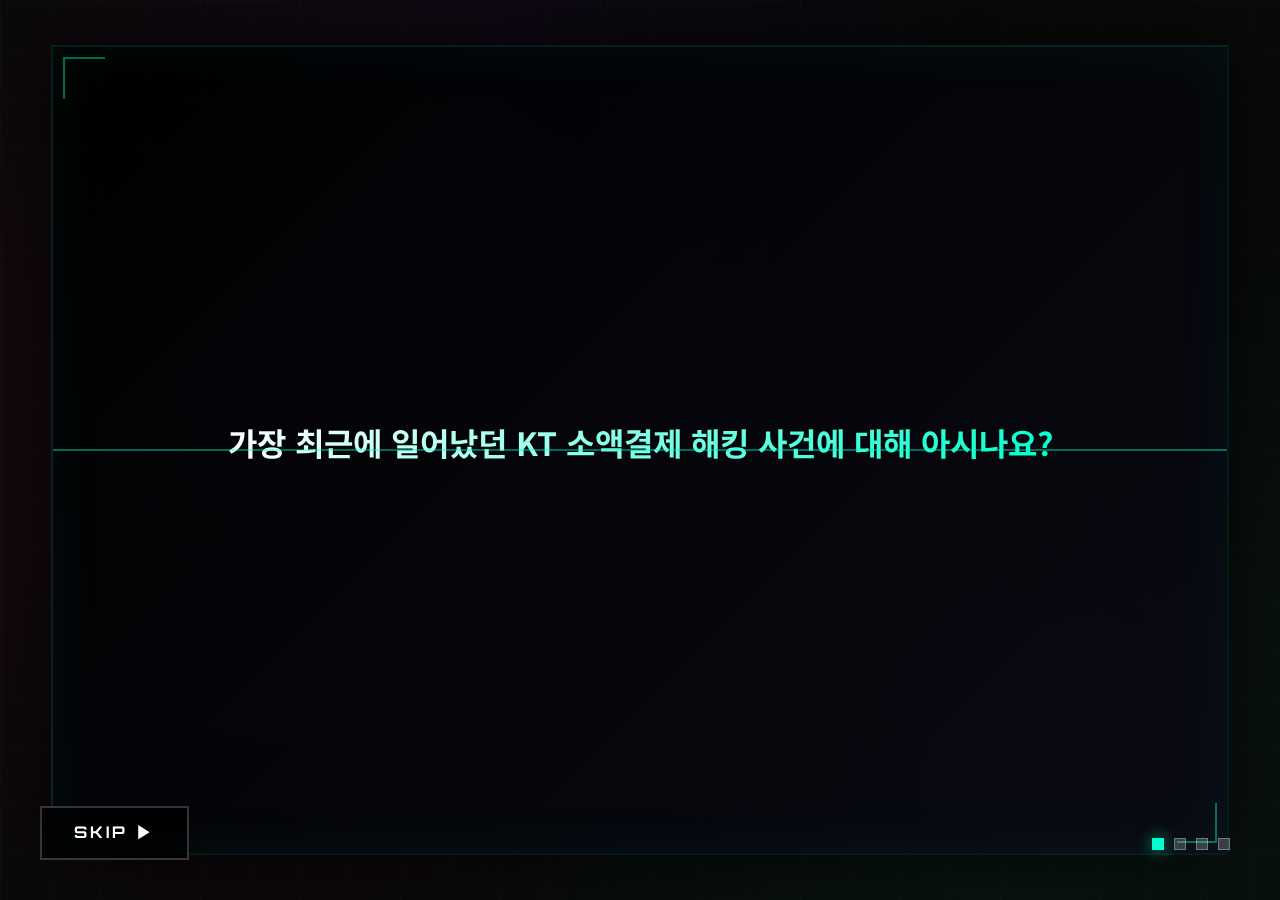
<file: simulation_intro.html>
<!DOCTYPE html>
<html lang="ko">
<head>
  <meta charset="UTF-8">
  <title>시뮬레이션 인트로</title>
  <meta name="viewport" content="width=device-width, initial-scale=1.0" />
  <link href="https://fonts.googleapis.com/css2?family=Orbitron:wght@400;700;900&family=Noto+Sans+KR:wght@300;500;700;900&display=swap" rel="stylesheet" />
  <style>
    * { 
      margin: 0; 
      padding: 0; 
      box-sizing: border-box; 
    }

    body {
      font-family: 'Noto Sans KR', sans-serif;
      background: #0a0a0a;
      overflow: hidden;
      position: relative;
    }

    /* Animated background */
    body::before {
      content: '';
      position: fixed;
      top: 0;
      left: 0;
      width: 100%;
      height: 100%;
      background: 
        radial-gradient(circle at 20% 50%, rgba(255, 0, 100, 0.08) 0%, transparent 50%),
        radial-gradient(circle at 80% 80%, rgba(0, 255, 200, 0.06) 0%, transparent 50%),
        radial-gradient(circle at 40% 20%, rgba(100, 0, 255, 0.06) 0%, transparent 50%);
      animation: bgShift 20s ease-in-out infinite;
      z-index: 1;
    }

    @keyframes bgShift {
      0%, 100% { transform: translate(0, 0) scale(1); }
      33% { transform: translate(-5%, 5%) scale(1.05); }
      66% { transform: translate(5%, -5%) scale(0.95); }
    }

    /* Grid pattern */
    body::after {
      content: '';
      position: fixed;
      top: 0;
      left: 0;
      width: 100%;
      height: 100%;
      background-image: 
        linear-gradient(rgba(255, 255, 255, 0.015) 1px, transparent 1px),
        linear-gradient(90deg, rgba(255, 255, 255, 0.015) 1px, transparent 1px);
      background-size: 50px 50px;
      z-index: 2;
      pointer-events: none;
    }

    /* Cinema container */
    .cinema-container {
      width: 100vw;
      height: 100vh;
      position: relative;
      z-index: 10;
      display: flex;
      align-items: center;
      justify-content: center;
      padding: 20px;
    }

    /* Screen content */
    .screen-content {
      position: relative;
      width: 95%;
      height: 90vh;
      background: linear-gradient(135deg, rgba(0, 0, 0, 0.95), rgba(10, 10, 20, 0.95));
      display: flex;
      justify-content: center;
      align-items: center;
      flex-direction: column;
      text-align: center;
      overflow: hidden;
      transition: transform 1.5s cubic-bezier(0.4, 0, 0.2, 1), opacity 1s ease-in-out;
      border: 2px solid rgba(0, 255, 204, 0.1);
      box-shadow: inset 0 0 60px rgba(0, 255, 204, 0.05), 0 0 80px rgba(0, 0, 0, 0.8);
      padding: 3rem;
    }

    /* Corner accents for screen */
    .screen-content::before {
      content: '';
      position: absolute;
      width: 40px;
      height: 40px;
      border: 2px solid rgba(0, 255, 204, 0.4);
      z-index: 10;
      top: 10px;
      left: 10px;
      border-right: none;
      border-bottom: none;
    }

    /* Slide down animation */
    @keyframes slideDown {
      0% { 
        transform: translateY(0); 
        opacity: 1; 
      }
      100% { 
        transform: translateY(120%); 
        opacity: 0; 
      }
    }
    .slide-down { 
      animation: slideDown 1.8s cubic-bezier(0.4, 0, 0.2, 1) forwards; 
    }

    /* Images */
    .screen-image {
      width: 100%;
      height: 100%;
      max-width: 90%;
      max-height: 90%;
      object-fit: contain;
      display: none;
      animation: imageZoom 0.8s ease-out;
      filter: drop-shadow(0 0 20px rgba(0, 255, 204, 0.3));
    }

    @keyframes imageZoom {
      from {
        transform: scale(0.9);
        opacity: 0;
      }
      to {
        transform: scale(1);
        opacity: 1;
      }
    }

    /* Text area */
    .text-area {
      width: 100%;
      height: 100%;
      padding: 3rem;
      color: white;
      font-size: 1.6rem;
      line-height: 2.4rem;
      display: none;
      justify-content: center;
      align-items: center;
      flex-direction: column;
      gap: 1.5rem;
    }

    .intro-question {
      font-size: 2rem;
      font-weight: 700;
      color: #fff;
      margin-bottom: 1rem;
      background: linear-gradient(135deg, #ffffff, #00ffcc);
      -webkit-background-clip: text;
      background-clip: text;
      -webkit-text-fill-color: transparent;
      animation: fadeInUp 0.8s ease-out;
    }

    @keyframes fadeInUp {
      from {
        opacity: 0;
        transform: translateY(20px);
      }
      to {
        opacity: 1;
        transform: translateY(0);
      }
    }

    .highlight { 
      color: #ff0066; 
      font-weight: 900;
      text-shadow: 0 0 20px rgba(255, 0, 102, 0.5);
    }

    .emphasis { 
      color: #00ffcc; 
      font-weight: 900;
      text-shadow: 0 0 20px rgba(0, 255, 204, 0.5);
    }

    .text-group {
      opacity: 0;
      transform: translateY(20px);
      transition: all 0.8s cubic-bezier(0.4, 0, 0.2, 1);
    }

    .text-group.show { 
      opacity: 1; 
      transform: translateY(0);
    }

    .text-group p {
      margin: 0.8rem 0;
      font-weight: 500;
      letter-spacing: 0.5px;
    }

    /* Final message */
    #final-message {
      font-size: 2.5rem;
      font-weight: 900;
      background: linear-gradient(135deg, #ffffff, #00ffcc, #ff0066);
      -webkit-background-clip: text;
      background-clip: text;
      -webkit-text-fill-color: transparent;
      opacity: 0;
      transform: scale(0.9);
      transition: all 1s cubic-bezier(0.4, 0, 0.2, 1);
      text-align: center;
      line-height: 1.6;
    }

    #final-message.show { 
      opacity: 1; 
      transform: scale(1);
    }

    /* Skip button */
    .skip-btn {
      position: fixed;
      bottom: 40px;
      left: 40px;
      background: rgba(0, 0, 0, 0.7);
      backdrop-filter: blur(10px);
      color: #fff;
      border: 2px solid rgba(255, 255, 255, 0.2);
      border-radius: 0;
      padding: 14px 32px;
      font-size: 1rem;
      font-weight: 700;
      cursor: pointer;
      z-index: 1000;
      transition: all 0.4s cubic-bezier(0.4, 0, 0.2, 1);
      font-family: 'Orbitron', sans-serif;
      letter-spacing: 3px;
      overflow: hidden;
    }

    .skip-btn::before {
      content: '';
      position: absolute;
      top: 0;
      left: 0;
      width: 0;
      height: 100%;
      background: linear-gradient(135deg, #00ffcc, #ff0066);
      transition: width 0.4s cubic-bezier(0.4, 0, 0.2, 1);
      z-index: -1;
    }

    .skip-btn:hover::before {
      width: 100%;
    }

    .skip-btn:hover {
      border-color: #00ffcc;
      transform: translateY(-3px);
      box-shadow: 0 10px 30px rgba(0, 255, 204, 0.3);
    }

    /* Progress indicator */
    .progress-indicator {
      position: absolute;
      bottom: 50px;
      right: 50px;
      display: flex;
      gap: 10px;
      z-index: 1000;
    }

    .progress-dot {
      width: 12px;
      height: 12px;
      background: rgba(255, 255, 255, 0.2);
      border: 1px solid rgba(255, 255, 255, 0.3);
      transition: all 0.4s ease;
    }

    .progress-dot.active {
      background: #00ffcc;
      border-color: #00ffcc;
      box-shadow: 0 0 15px rgba(0, 255, 204, 0.6);
    }

    /* Scan line effect */
    @keyframes scanline {
      0% { top: 0%; }
      100% { top: 100%; }
    }

    .scanline {
      position: absolute;
      width: 100%;
      height: 2px;
      background: linear-gradient(transparent, rgba(0, 255, 204, 0.8), transparent);
      animation: scanline 4s linear infinite;
      pointer-events: none;
      z-index: 5;
    }

    /* Corner accent bottom right */
    .corner-accent {
      content: '';
      position: absolute;
      width: 40px;
      height: 40px;
      border: 2px solid rgba(0, 255, 204, 0.4);
      z-index: 10;
      bottom: 10px;
      right: 10px;
      border-left: none;
      border-top: none;
      pointer-events: none;
    }

    /* Responsive */
    @media (max-width: 768px) {
      .text-area {
        font-size: 1.2rem;
        line-height: 1.8rem;
        padding: 2rem;
      }

      .intro-question {
        font-size: 1.5rem;
      }

      #final-message {
        font-size: 1.8rem;
      }

      .skip-btn {
        bottom: 30px;
        left: 30px;
        padding: 12px 24px;
        font-size: 0.9rem;
      }

      .progress-indicator {
        bottom: 30px;
        right: 30px;
      }
    }
  </style>
</head>
<body>

<div class="cinema-container">
  <button class="skip-btn" id="skipBtn">SKIP ▶</button>

  <div class="progress-indicator" id="progressIndicator">
    <div class="progress-dot"></div>
    <div class="progress-dot"></div>
    <div class="progress-dot"></div>
    <div class="progress-dot"></div>
  </div>

  <div class="screen-content" id="screen">
    <div class="scanline"></div>
    <div class="corner-accent"></div>
    <img class="screen-image" id="image1" src="./simulation_main_image/image_1.png" alt="KT 해킹 이미지">
    <img class="screen-image" id="image2" src="./simulation_main_image/image_2.png" alt="SKT 해킹 이미지">
    <img class="screen-image" id="image3" src="./simulation_main_image/image_3.png" alt="스미싱 이미지">
    <img class="screen-image" id="image4" src="./simulation_main_image/image_4.png" alt="큐싱 이미지">
    <div class="text-area" id="textArea"></div>
  </div>
</div>

<script>
  const textGroups = [
    {
      intro: "가장 최근에 일어났던 KT 소액결제 해킹 사건에 대해 아시나요?",
      imageId: "image1",
      lines: [
        "<span class='highlight'>KT 해킹 사고 — 전국 단위 피해 발생</span>",
        "2025년 6~9월, <span class='highlight'>사회공학+자동화 해킹</span>으로 복수 서버 침해.",
        "<span class='emphasis'>2만여 명 개인정보 유출</span> 및 <span class='highlight'>소액결제 362명, 2.4억 피해</span> 발생."
      ]
    },
    {
      intro: "작년에 가장 뜨거웠던 SKT 해킹 사고",
      imageId: "image2",
      lines: [
        "<span class='highlight'>SKT 해킹 — 역대급 2,695만건 정보 유출</span>",
        "<span class='highlight'>BPFDoor 백도어</span>로 리눅스 서버 침해, 핵심 인증 서버 장악.",
        "<span class='emphasis'>과징금 1,348억</span>, 알뜰폰 포함 전국 가입자 정보 피해."
      ]
    },
    {
      intro: "악성 링크를 활용하여 일반인들을 타겟으로 한 스미싱 공격",
      imageId: "image3",
      lines: [
        "<span class='highlight'>스미싱 — 하루 11만건 시도, 연쇄 피해 확산</span>",
        "<span class='highlight'>택배·지원금·금융기관 사칭</span> 링크 클릭 시 악성앱 설치.",
        "개인정보 탈취 → 가족·지인 사칭 문자로 <span class='highlight'>2차 피해</span>."
      ]
    },
    {
      intro: "공용 킥보드, 카페, 식당 등에서 QR코드를 활용하는 큐싱 공격",
      imageId: "image4",
      lines: [
        "<span class='highlight'>큐싱 — QR코드 기반 해킹 기승</span>",
        "가짜 QR 코드로 <span class='highlight'>악성앱 유도</span>, 원격제어·결제 피해까지.",
        "<span class='emphasis'>대출 사칭·주차장 QR 조작 등 실생활 침투형 공격</span>."
      ]
    }
  ];

  const textArea = document.getElementById("textArea");
  const skipBtn = document.getElementById("skipBtn");
  const progressDots = document.querySelectorAll('.progress-dot');
  let currentIndex = 0;

  skipBtn.addEventListener("click", () => {
    const screen = document.getElementById("screen");
    screen.classList.add("slide-down");
    setTimeout(() => {
      window.location.href = "simulation_main.html";
    }, 1500);
  });

  function updateProgress(index) {
    progressDots.forEach((dot, i) => {
      if (i === index) {
        dot.classList.add('active');
      } else {
        dot.classList.remove('active');
      }
    });
  }

  function showTextGroup(lines) {
    const div = document.createElement("div");
    div.className = "text-group";
    lines.forEach(line => {
      const p = document.createElement("p");
      p.innerHTML = line;
      div.appendChild(p);
    });
    textArea.appendChild(div);
    setTimeout(() => div.classList.add("show"), 50);
  }

  function showFinalMessage() {
    textArea.innerHTML = `<p id="final-message">공격 당해볼 준비가 되셨나요?<br>그렇다면 시작할게요.</p>`;
    textArea.style.display = "flex";

    setTimeout(() => {
      document.getElementById("final-message").classList.add("show");
    }, 100);

    // 스크린 내려가기
    setTimeout(() => {
      const screen = document.getElementById("screen");
      screen.classList.add("slide-down");
    }, 2500);

    // 페이지 이동
    setTimeout(() => {
      window.location.href = "simulation_main.html";
    }, 4200);
  }

  function sequence(index) {
    if (index >= textGroups.length) {
      showFinalMessage();
      return;
    }

    currentIndex = index;
    updateProgress(index);

    const { intro, imageId, lines } = textGroups[index];
    textArea.innerHTML = `<p class='intro-question'>${intro}</p>`;
    textArea.style.display = "flex";

    setTimeout(() => {
      textArea.style.display = "none";

      const img = document.getElementById(imageId);
      img.style.display = "block";

      setTimeout(() => {
        img.style.display = "none";
        textArea.innerHTML = "";
        textArea.style.display = "flex";

        showTextGroup(lines);

        setTimeout(() => {
          textArea.innerHTML = "";
          sequence(index + 1);
        }, 4500);

      }, 2800);

    }, 2200);
  }

  // Start sequence
  setTimeout(() => {
    sequence(0);
  }, 500);
</script>

</body>
</html>
</file>
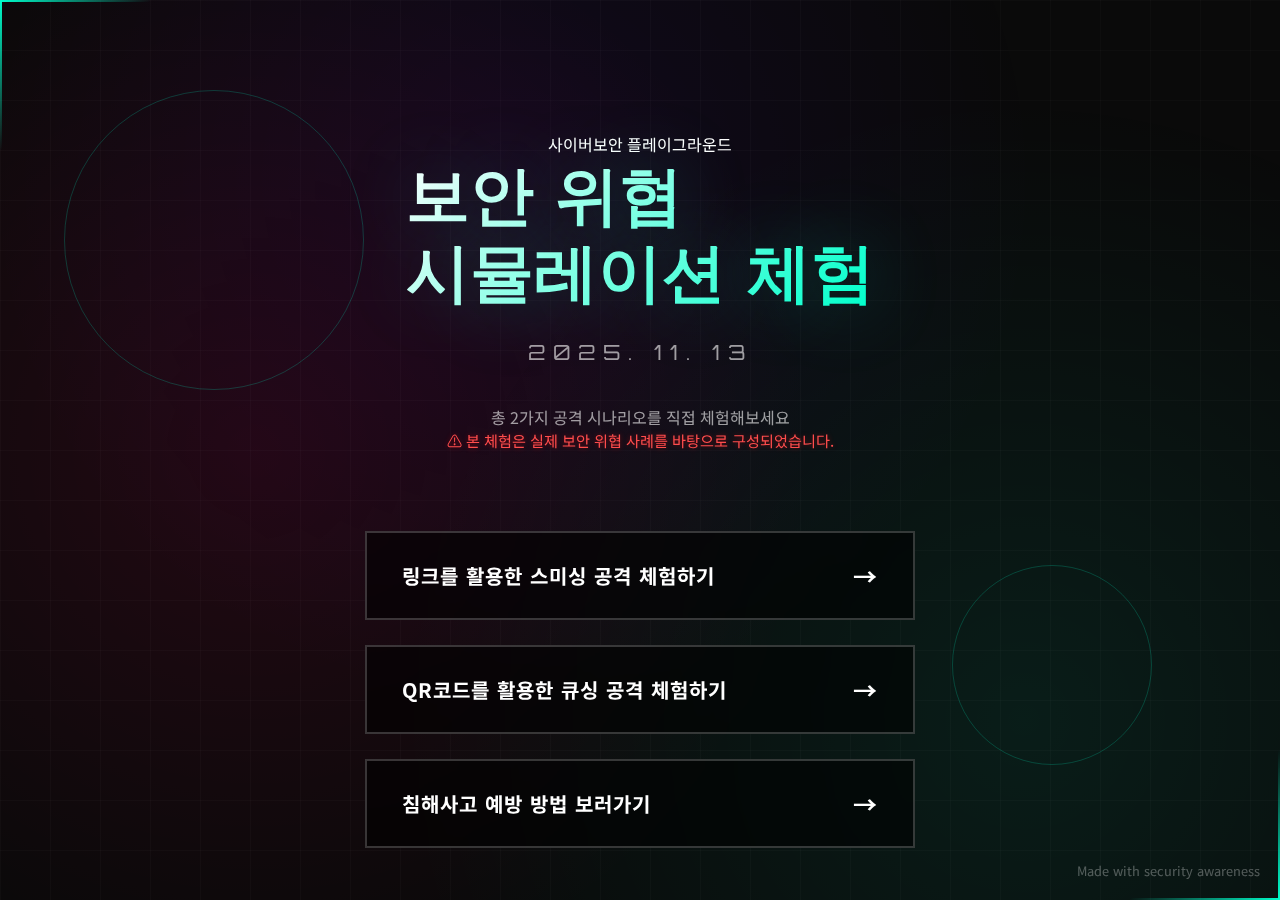
<file: simulation_main.html>
<!DOCTYPE html>
<html lang="ko">
<head>
  <meta charset="UTF-8" />
  <meta name="viewport" content="width=device-width, initial-scale=1.0"/>
  <title>보안 위협 시뮬레이션 체험</title>
  <link href="https://fonts.googleapis.com/css2?family=Orbitron:wght@400;700;900&family=Noto+Sans+KR:wght@300;500;700&display=swap" rel="stylesheet">
  <style>
    * {
      box-sizing: border-box;
      margin: 0;
      padding: 0;
    }

    body {
      font-family: 'Noto Sans KR', sans-serif;
      color: #fff;
      background: #0a0a0a;
      min-height: 100vh;
      overflow-x: hidden;
      position: relative;
    }

    /* Animated background pattern */
    body::before {
      content: '';
      position: fixed;
      top: 0;
      left: 0;
      width: 100%;
      height: 100%;
      background: 
        radial-gradient(circle at 20% 50%, rgba(255, 0, 100, 0.1) 0%, transparent 50%),
        radial-gradient(circle at 80% 80%, rgba(0, 255, 200, 0.08) 0%, transparent 50%),
        radial-gradient(circle at 40% 20%, rgba(100, 0, 255, 0.08) 0%, transparent 50%);
      animation: bgShift 20s ease-in-out infinite;
      z-index: 1;
    }

    @keyframes bgShift {
      0%, 100% { transform: translate(0, 0) scale(1); }
      33% { transform: translate(-5%, 5%) scale(1.05); }
      66% { transform: translate(5%, -5%) scale(0.95); }
    }

    /* Grid pattern overlay */
    body::after {
      content: '';
      position: fixed;
      top: 0;
      left: 0;
      width: 100%;
      height: 100%;
      background-image: 
        linear-gradient(rgba(255, 255, 255, 0.02) 1px, transparent 1px),
        linear-gradient(90deg, rgba(255, 255, 255, 0.02) 1px, transparent 1px);
      background-size: 50px 50px;
      z-index: 2;
      pointer-events: none;
    }

    .container {
      position: relative;
      z-index: 10;
      min-height: 100vh;
      display: flex;
      flex-direction: column;
      justify-content: center;
      align-items: center;
      padding: 40px 20px;
    }

    /* Navigation */
    nav {
      position: fixed;
      top: 0;
      left: 0;
      right: 0;
      padding: 20px 50px;
      display: flex;
      justify-content: space-between;
      align-items: center;
      background: rgba(10, 10, 10, 0.8);
      backdrop-filter: blur(10px);
      border-bottom: 1px solid rgba(255, 255, 255, 0.1);
      z-index: 100;
    }

    .logo {
      font-family: 'Orbitron', sans-serif;
      font-size: 1.5rem;
      font-weight: 900;
      letter-spacing: 2px;
      background: linear-gradient(135deg, #00ffcc, #ff0066);
      -webkit-background-clip: text;
      background-clip: text;
      -webkit-text-fill-color: transparent;
    }

    .nav-links {
      display: flex;
      gap: 30px;
      list-style: none;
    }

    .nav-links a {
      color: rgba(255, 255, 255, 0.7);
      text-decoration: none;
      font-size: 0.9rem;
      font-weight: 500;
      transition: color 0.3s;
      letter-spacing: 1px;
    }

    .nav-links a:hover {
      color: #00ffcc;
    }

    /* Hero section */
    .hero {
      text-align: center;
      max-width: 1200px;
      margin-top: 60px;
    }

    .subtitle {
      font-size: 0.9rem;
      letter-spacing: 4px;
      color: #00ffcc;
      margin-bottom: 20px;
      text-transform: uppercase;
      font-weight: 300;
    }

    h1 {
      font-family: 'Orbitron', sans-serif;
      font-size: 4rem;
      font-weight: 900;
      margin-bottom: 30px;
      line-height: 1.2;
      background: linear-gradient(135deg, #ffffff, #00ffcc);
      -webkit-background-clip: text;
      background-clip: text;
      -webkit-text-fill-color: transparent;
      text-shadow: 0 0 80px rgba(0, 255, 204, 0.3);
    }

    .date {
      font-family: 'Orbitron', sans-serif;
      font-size: 1.3rem;
      letter-spacing: 8px;
      margin-bottom: 60px;
      color: rgba(255, 255, 255, 0.6);
    }

    /* Button section */
    .btn-container {
      display: flex;
      flex-direction: column;
      gap: 25px;
      margin-top: 40px;
      align-items: center;
    }

    .btn {
      position: relative;
      display: flex;
      align-items: center;
      justify-content: space-between;
      width: 550px;
      padding: 25px 35px;
      border: 2px solid rgba(255, 255, 255, 0.2);
      border-radius: 0;
      font-size: 1.25rem;
      font-weight: 700;
      color: #fff;
      background: rgba(0, 0, 0, 0.6);
      backdrop-filter: blur(10px);
      text-decoration: none;
      transition: all 0.4s cubic-bezier(0.4, 0, 0.2, 1);
      overflow: hidden;
      letter-spacing: 1px;
    }

    .btn::before {
      content: '';
      position: absolute;
      top: 0;
      left: -100%;
      width: 100%;
      height: 100%;
      background: linear-gradient(90deg, transparent, rgba(255, 255, 255, 0.1), transparent);
      transition: left 0.5s;
    }

    .btn:hover::before {
      left: 100%;
    }

    .btn::after {
      content: '';
      position: absolute;
      top: 0;
      left: 0;
      width: 0;
      height: 100%;
      background: linear-gradient(135deg, #00ffcc, #ff0066);
      transition: width 0.4s cubic-bezier(0.4, 0, 0.2, 1);
      z-index: -1;
    }

    .btn:hover::after {
      width: 100%;
    }

    .btn:hover {
      border-color: #00ffcc;
      transform: translateX(10px);
      box-shadow: 0 10px 40px rgba(0, 255, 204, 0.3);
    }

    .btn-icon {
      font-size: 1.5rem;
      transition: transform 0.4s;
    }

    .btn:hover .btn-icon {
      transform: translateX(10px);
    }

    .btn-1 { --delay: 0.1s; }
    .btn-2 { --delay: 0.2s; }
    .btn-3 { --delay: 0.3s; }

    .btn {
      animation: fadeInUp 0.6s ease-out var(--delay) both;
      cursor: pointer;
    }

    @keyframes fadeInUp {
      from {
        opacity: 0;
        transform: translateY(30px);
      }
      to {
        opacity: 1;
        transform: translateY(0);
      }
    }

    .warning-message {
      font-size: 0.95rem;
      color: #ff4d4d;
      margin-top: -30px;
      margin-bottom: 40px;
      text-shadow: 0 0 5px rgba(255, 0, 0, 0.4);
      animation: blink 1.8s infinite;
    }
    @keyframes blink {
      0%, 100% { opacity: 1; }
      50% { opacity: 0.5; }
    }

    .info-line {
      font-size: 1rem;
      color: rgba(255, 255, 255, 0.6);
      margin-top: -20px;
      margin-bottom: 30px;
    }

    .btn-3 {
      border: 2px solid rgba(255, 255, 255, 0.2);
      background: rgba(0, 0, 0, 0.6);
      color: #fff;
    }
    .btn-3:hover {
      background: rgba(0, 255, 204, 0.2);
      border-color: #00ffcc;
      color: #fff;
    }

    /* Decorative elements */
    .deco-circle {
      position: fixed;
      border-radius: 50%;
      border: 1px solid rgba(0, 255, 204, 0.2);
      pointer-events: none;
      z-index: 5;
    }

    .deco-circle-1 {
      width: 300px;
      height: 300px;
      top: 10%;
      left: 5%;
      animation: float 8s ease-in-out infinite;
    }

    .deco-circle-2 {
      width: 200px;
      height: 200px;
      bottom: 15%;
      right: 10%;
      animation: float 6s ease-in-out infinite reverse;
    }

    @keyframes float {
      0%, 100% { transform: translate(0, 0) rotate(0deg); }
      50% { transform: translate(20px, 20px) rotate(180deg); }
    }

    /* Corner accent */
    .corner-accent {
      position: fixed;
      width: 150px;
      height: 150px;
      pointer-events: none;
      z-index: 5;
    }

    .corner-accent::before,
    .corner-accent::after {
      content: '';
      position: absolute;
      background: linear-gradient(135deg, #00ffcc, transparent);
    }

    .corner-accent::before {
      width: 2px;
      height: 100%;
    }

    .corner-accent::after {
      width: 100%;
      height: 2px;
    }

    .corner-top-left {
      top: 0;
      left: 0;
    }

    .corner-top-left::before {
      left: 0;
      top: 0;
    }

    .corner-top-left::after {
      left: 0;
      top: 0;
    }

    .corner-bottom-right {
      bottom: 0;
      right: 0;
      transform: rotate(180deg);
    }

    /* Footer */
    footer {
      position: fixed;
      bottom: 20px;
      right: 20px;
      font-size: 0.8rem;
      color: rgba(255, 255, 255, 0.3);
      z-index: 100;
    }

    /* Responsive */
    @media (max-width: 768px) {
      nav {
        padding: 15px 20px;
      }

      .logo {
        font-size: 1.2rem;
      }

      .nav-links {
        display: none;
      }

      h1 {
        font-size: 2.5rem;
      }

      .date {
        font-size: 1rem;
        letter-spacing: 4px;
      }

      .btn {
        width: 90%;
        padding: 20px 25px;
        font-size: 0.95rem;
      }

      .deco-circle-1,
      .deco-circle-2 {
        display: none;
      }
    }
  </style>
</head>
<body>


  <!-- Decorative elements -->
  <div class="deco-circle deco-circle-1"></div>
  <div class="deco-circle deco-circle-2"></div>
  <div class="corner-accent corner-top-left"></div>
  <div class="corner-accent corner-bottom-right"></div>

  <!-- Main container -->
  <div class="container">
    <div class="hero">
      <div class="subtitle"></div>사이버보안 플레이그라운드</div>

      <h1>
        보안 위협<br>
        시뮬레이션 체험
      </h1>

      <div class="date">2025. 11. 13</div>
      <p class="info-line">총 2가지 공격 시나리오를 직접 체험해보세요</p>
      <p class="warning-message">⚠ 본 체험은 실제 보안 위협 사례를 바탕으로 구성되었습니다.</p>

      <div class="btn-container">
        <a href="sms_simulation.html" class="btn btn-1" title="문자 링크를 활용한 악성앱 설치 유도 스미싱 체험">
          <span>링크를 활용한 스미싱 공격 체험하기</span>
          <span class="btn-icon">→</span>
        </a>

        <a href="qr_library/qr_library_main.html" class="btn btn-2" title="QR코드를 이용한 피싱 사이트 유도 큐싱 체험">
          <span>QR코드를 활용한 큐싱 공격 체험하기</span>
          <span class="btn-icon">→</span>
        </a>
        <a href="prevention_main.html" class="btn btn-3" title="보안 위협 예방 방법 확인하기">
          <span>침해사고 예방 방법 보러가기</span>
          <span class="btn-icon">→</span>
        </a>
      </div>
    </div>
  </div>

  <!-- Footer -->
  <footer>
    Made with security awareness
  </footer>

</body>
</html>
</file>
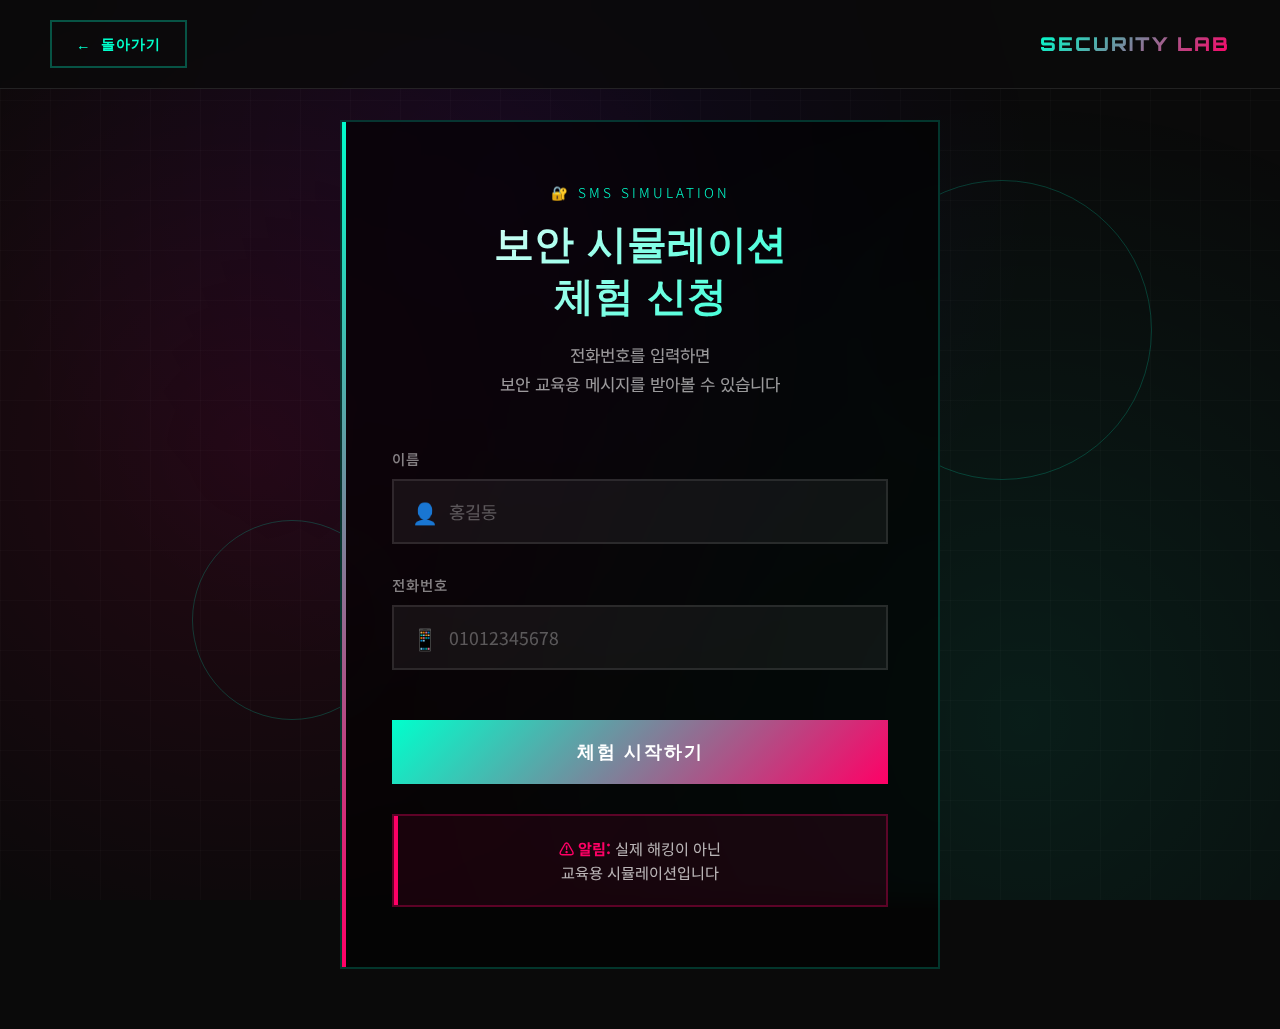
<file: sms_simulation.html>
<!DOCTYPE html>
<html lang="ko">
<head>
  <meta charset="UTF-8" />
  <meta name="viewport" content="width=device-width, initial-scale=1.0"/>
  <title>보안 시뮬레이션 체험</title>
  <link href="https://fonts.googleapis.com/css2?family=Orbitron:wght@400;700;900&family=Noto+Sans+KR:wght@300;500;700&display=swap" rel="stylesheet">
  <style>
    * {
      box-sizing: border-box;
      margin: 0;
      padding: 0;
    }

    body {
      font-family: 'Noto Sans KR', sans-serif;
      color: #fff;
      background: #0a0a0a;
      min-height: 100vh;
      overflow-x: hidden;
      position: relative;
    }

    /* Animated background pattern */
    body::before {
      content: '';
      position: fixed;
      top: 0;
      left: 0;
      width: 100%;
      height: 100%;
      background: 
        radial-gradient(circle at 20% 50%, rgba(255, 0, 100, 0.1) 0%, transparent 50%),
        radial-gradient(circle at 80% 80%, rgba(0, 255, 200, 0.08) 0%, transparent 50%),
        radial-gradient(circle at 40% 20%, rgba(100, 0, 255, 0.08) 0%, transparent 50%);
      animation: bgShift 20s ease-in-out infinite;
      z-index: 1;
    }

    @keyframes bgShift {
      0%, 100% { transform: translate(0, 0) scale(1); }
      33% { transform: translate(-5%, 5%) scale(1.05); }
      66% { transform: translate(5%, -5%) scale(0.95); }
    }

    /* Grid pattern overlay */
    body::after {
      content: '';
      position: fixed;
      top: 0;
      left: 0;
      width: 100%;
      height: 100%;
      background-image: 
        linear-gradient(rgba(255, 255, 255, 0.02) 1px, transparent 1px),
        linear-gradient(90deg, rgba(255, 255, 255, 0.02) 1px, transparent 1px);
      background-size: 50px 50px;
      z-index: 2;
      pointer-events: none;
    }

    /* Navigation */
    nav {
      position: fixed;
      top: 0;
      left: 0;
      right: 0;
      padding: 20px 50px;
      display: flex;
      justify-content: space-between;
      align-items: center;
      background: rgba(10, 10, 10, 0.8);
      backdrop-filter: blur(10px);
      border-bottom: 1px solid rgba(255, 255, 255, 0.1);
      z-index: 100;
    }

    .back-btn {
      display: flex;
      align-items: center;
      gap: 10px;
      padding: 12px 24px;
      background: transparent;
      border: 2px solid rgba(0, 255, 204, 0.3);
      color: #00ffcc;
      font-family: 'Orbitron', sans-serif;
      font-size: 0.9rem;
      font-weight: 700;
      letter-spacing: 1px;
      text-decoration: none;
      transition: all 0.3s;
      cursor: pointer;
    }

    .back-btn:hover {
      background: rgba(0, 255, 204, 0.1);
      border-color: #00ffcc;
      transform: translateX(-5px);
      box-shadow: 0 0 20px rgba(0, 255, 204, 0.3);
    }

    .logo {
      font-family: 'Orbitron', sans-serif;
      font-size: 1.2rem;
      font-weight: 900;
      letter-spacing: 2px;
      background: linear-gradient(135deg, #00ffcc, #ff0066);
      -webkit-background-clip: text;
      background-clip: text;
      -webkit-text-fill-color: transparent;
    }

    /* Main Container */
    .container {
      position: relative;
      z-index: 10;
      min-height: 100vh;
      display: flex;
      flex-direction: column;
      justify-content: center;
      align-items: center;
      padding: 120px 40px 60px;
    }

    /* Form Card */
    .form-card {
      max-width: 600px;
      width: 100%;
      background: rgba(0, 0, 0, 0.6);
      backdrop-filter: blur(10px);
      border: 2px solid rgba(0, 255, 204, 0.2);
      padding: 60px 50px;
      position: relative;
      overflow: hidden;
      animation: fadeInUp 0.8s ease-out;
    }

    @keyframes fadeInUp {
      from {
        opacity: 0;
        transform: translateY(30px);
      }
      to {
        opacity: 1;
        transform: translateY(0);
      }
    }

    .form-card::before {
      content: '';
      position: absolute;
      top: 0;
      left: 0;
      width: 4px;
      height: 100%;
      background: linear-gradient(180deg, #00ffcc, #ff0066);
    }

    /* Header */
    .form-header {
      text-align: center;
      margin-bottom: 50px;
    }

    .subtitle {
      font-size: 0.85rem;
      letter-spacing: 3px;
      color: #00ffcc;
      margin-bottom: 15px;
      text-transform: uppercase;
      font-weight: 300;
    }

    h1 {
      font-family: 'Orbitron', sans-serif;
      font-size: 2.5rem;
      font-weight: 900;
      margin-bottom: 20px;
      background: linear-gradient(135deg, #ffffff, #00ffcc);
      -webkit-background-clip: text;
      background-clip: text;
      -webkit-text-fill-color: transparent;
      line-height: 1.3;
    }

    .description {
      font-size: 1.05rem;
      color: rgba(255, 255, 255, 0.6);
      line-height: 1.7;
    }

    /* Form */
    .input-group {
      margin-bottom: 30px;
      position: relative;
    }

    .input-label {
      display: block;
      font-size: 0.9rem;
      color: rgba(255, 255, 255, 0.5);
      margin-bottom: 10px;
      letter-spacing: 1px;
      text-transform: uppercase;
      font-weight: 500;
    }

    .input-wrapper {
      position: relative;
    }

    .input-icon {
      position: absolute;
      left: 20px;
      top: 50%;
      transform: translateY(-50%);
      font-size: 1.3rem;
      pointer-events: none;
      z-index: 1;
    }

    input {
      width: 100%;
      padding: 18px 20px 18px 55px;
      background: rgba(255, 255, 255, 0.05);
      border: 2px solid rgba(255, 255, 255, 0.1);
      color: #fff;
      font-size: 1.1rem;
      font-family: 'Noto Sans KR', sans-serif;
      transition: all 0.3s;
      outline: none;
    }

    input::placeholder {
      color: rgba(255, 255, 255, 0.3);
    }

    input:focus {
      border-color: #00ffcc;
      background: rgba(0, 255, 204, 0.05);
      box-shadow: 0 0 20px rgba(0, 255, 204, 0.2);
    }

    /* Submit Button */
    .submit-btn {
      width: 100%;
      padding: 20px;
      background: linear-gradient(135deg, #00ffcc, #ff0066);
      border: none;
      color: #fff;
      font-family: 'Orbitron', sans-serif;
      font-size: 1.1rem;
      font-weight: 700;
      letter-spacing: 2px;
      cursor: pointer;
      transition: all 0.3s;
      text-transform: uppercase;
      position: relative;
      overflow: hidden;
      margin-top: 20px;
    }

    .submit-btn::before {
      content: '';
      position: absolute;
      top: 0;
      left: -100%;
      width: 100%;
      height: 100%;
      background: linear-gradient(90deg, transparent, rgba(255, 255, 255, 0.3), transparent);
      transition: left 0.5s;
    }

    .submit-btn:hover::before {
      left: 100%;
    }

    .submit-btn:hover {
      transform: translateY(-3px);
      box-shadow: 0 20px 40px rgba(0, 255, 204, 0.4);
    }

    .submit-btn:active {
      transform: translateY(-1px);
    }

    /* Warning Box */
    .warning-box {
      background: rgba(255, 0, 102, 0.08);
      border: 2px solid rgba(255, 0, 102, 0.3);
      padding: 20px;
      margin-top: 30px;
      position: relative;
      text-align: center;
    }

    .warning-box::before {
      content: '';
      position: absolute;
      top: 0;
      left: 0;
      width: 4px;
      height: 100%;
      background: #ff0066;
    }

    .warning-text {
      color: rgba(255, 255, 255, 0.7);
      font-size: 0.95rem;
      line-height: 1.6;
    }

    .warning-text strong {
      color: #ff0066;
      font-weight: 700;
    }

    /* Decorative elements */
    .deco-circle {
      position: fixed;
      border-radius: 50%;
      border: 1px solid rgba(0, 255, 204, 0.2);
      pointer-events: none;
      z-index: 5;
    }

    .deco-circle-1 {
      width: 300px;
      height: 300px;
      top: 20%;
      right: 10%;
      animation: float 8s ease-in-out infinite;
    }

    .deco-circle-2 {
      width: 200px;
      height: 200px;
      bottom: 20%;
      left: 15%;
      animation: float 6s ease-in-out infinite reverse;
    }

    @keyframes float {
      0%, 100% { transform: translate(0, 0) rotate(0deg); }
      50% { transform: translate(20px, 20px) rotate(180deg); }
    }

    /* Success Message */
    .success-message {
      position: fixed;
      top: 50%;
      left: 50%;
      transform: translate(-50%, -50%) scale(0);
      background: rgba(0, 0, 0, 0.95);
      border: 2px solid #00ffcc;
      padding: 50px;
      text-align: center;
      z-index: 200;
      max-width: 500px;
      width: 90%;
      transition: transform 0.4s cubic-bezier(0.68, -0.55, 0.265, 1.55);
    }

    .success-message.show {
      transform: translate(-50%, -50%) scale(1);
    }

    .success-icon {
      font-size: 4rem;
      margin-bottom: 20px;
    }

    .success-title {
      font-family: 'Orbitron', sans-serif;
      font-size: 1.8rem;
      color: #00ffcc;
      margin-bottom: 15px;
      font-weight: 700;
    }

    .success-text {
      color: rgba(255, 255, 255, 0.7);
      font-size: 1.05rem;
      line-height: 1.7;
    }

    /* Responsive */
    @media (max-width: 768px) {
      nav {
        padding: 15px 20px;
      }

      .logo {
        font-size: 1rem;
      }

      .back-btn {
        padding: 10px 18px;
        font-size: 0.8rem;
      }

      .container {
        padding: 100px 20px 40px;
      }

      .form-card {
        padding: 40px 30px;
      }

      h1 {
        font-size: 2rem;
      }

      .description {
        font-size: 0.95rem;
      }

      input {
        padding: 16px 18px 16px 50px;
        font-size: 1rem;
      }

      .submit-btn {
        padding: 18px;
        font-size: 1rem;
      }

      .deco-circle-1,
      .deco-circle-2 {
        display: none;
      }
    }

    @media (max-width: 480px) {
      .form-card {
        padding: 30px 20px;
      }

      h1 {
        font-size: 1.8rem;
      }

      .subtitle {
        font-size: 0.75rem;
        letter-spacing: 2px;
      }
    }
  </style>
</head>
<body>
  <!-- Navigation -->
  <nav>
    <a href="simulation_main.html" class="back-btn">
      <span>←</span>
      <span>돌아가기</span>
    </a>
    <div class="logo">SECURITY LAB</div>
  </nav>

  <!-- Decorative elements -->
  <div class="deco-circle deco-circle-1"></div>
  <div class="deco-circle deco-circle-2"></div>

  <!-- Main Container -->
  <div class="container">
    <div class="form-card">
      <div class="form-header">
        <div class="subtitle">🔐 SMS SIMULATION</div>
        <h1>보안 시뮬레이션<br>체험 신청</h1>
        <p class="description">
          전화번호를 입력하면<br>
          보안 교육용 메시지를 받아볼 수 있습니다
        </p>
      </div>

      <form id="sms-form">
        <div class="input-group">
          <label class="input-label">이름</label>
          <div class="input-wrapper">
            <span class="input-icon">👤</span>
            <input 
              type="text" 
              name="name" 
              placeholder="홍길동" 
              required 
              autocomplete="name"
            />
          </div>
        </div>

        <div class="input-group">
          <label class="input-label">전화번호</label>
          <div class="input-wrapper">
            <span class="input-icon">📱</span>
            <input 
              type="tel" 
              name="phone" 
              placeholder="01012345678" 
              required 
              pattern="[0-9]{10,11}"
              autocomplete="tel"
            />
          </div>
        </div>

        <button type="submit" class="submit-btn">
          체험 시작하기
        </button>
      </form>

      <div class="warning-box">
        <p class="warning-text">
          <strong>⚠ 알림:</strong> 실제 해킹이 아닌<br>
          교육용 시뮬레이션입니다
        </p>
      </div>
    </div>
  </div>

  <!-- Success Message -->
  <div class="success-message" id="successMessage">
    <div class="success-icon">✓</div>
    <div class="success-title">신청 완료!</div>
    <div class="success-text">
      요청이 전송되었습니다.<br>
      곧 메시지를 받아보실 수 있습니다.
    </div>
  </div>

  <script>
    document.getElementById('sms-form').addEventListener('submit', async (e) => {
      e.preventDefault();
      
      const submitBtn = e.target.querySelector('.submit-btn');
      const originalText = submitBtn.textContent;
      
      // 버튼 로딩 상태
      submitBtn.textContent = '전송 중...';
      submitBtn.disabled = true;
      
      try {
        const fd = new FormData(e.target);

        await fetch("https://hook.eu2.make.com/y18x1uy5ugg4cldwaeuusf3j3rd692oo", {
          method: "POST",
          body: fd
        });

        // 성공 메시지 표시
        const successMsg = document.getElementById('successMessage');
        successMsg.classList.add('show');
        
        // 폼 리셋
        e.target.reset();
        
        // 3초 후 메시지 숨기기
        setTimeout(() => {
          successMsg.classList.remove('show');
          submitBtn.textContent = originalText;
          submitBtn.disabled = false;
        }, 3000);
        
      } catch (error) {
        alert('전송 중 오류가 발생했습니다. 다시 시도해주세요.');
        submitBtn.textContent = originalText;
        submitBtn.disabled = false;
      }
    });

    // 전화번호 입력 포맷팅 (숫자만 허용)
    const phoneInput = document.querySelector('input[name="phone"]');
    phoneInput.addEventListener('input', (e) => {
      // 숫자만 남기기
      let value = e.target.value.replace(/[^0-9]/g, '');
      e.target.value = value;
    });
  </script>
</body>
</html>
</file>
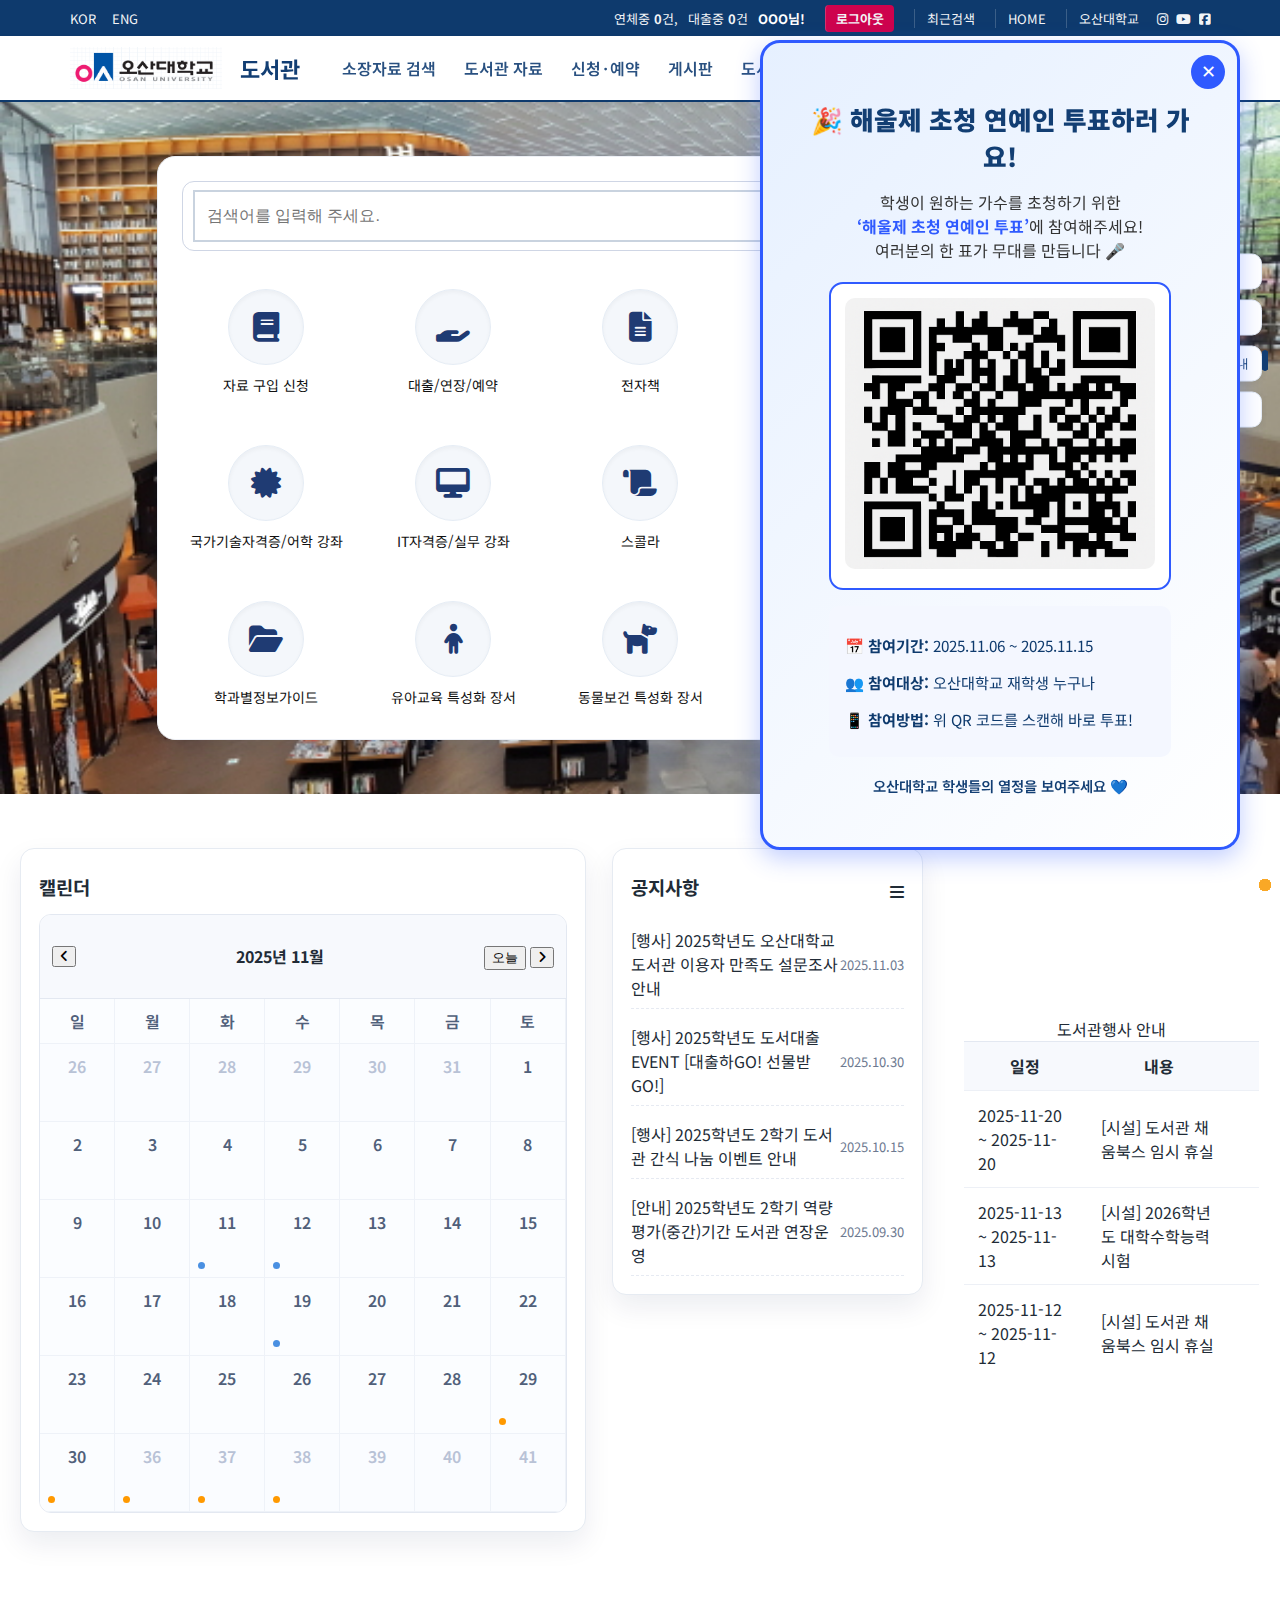
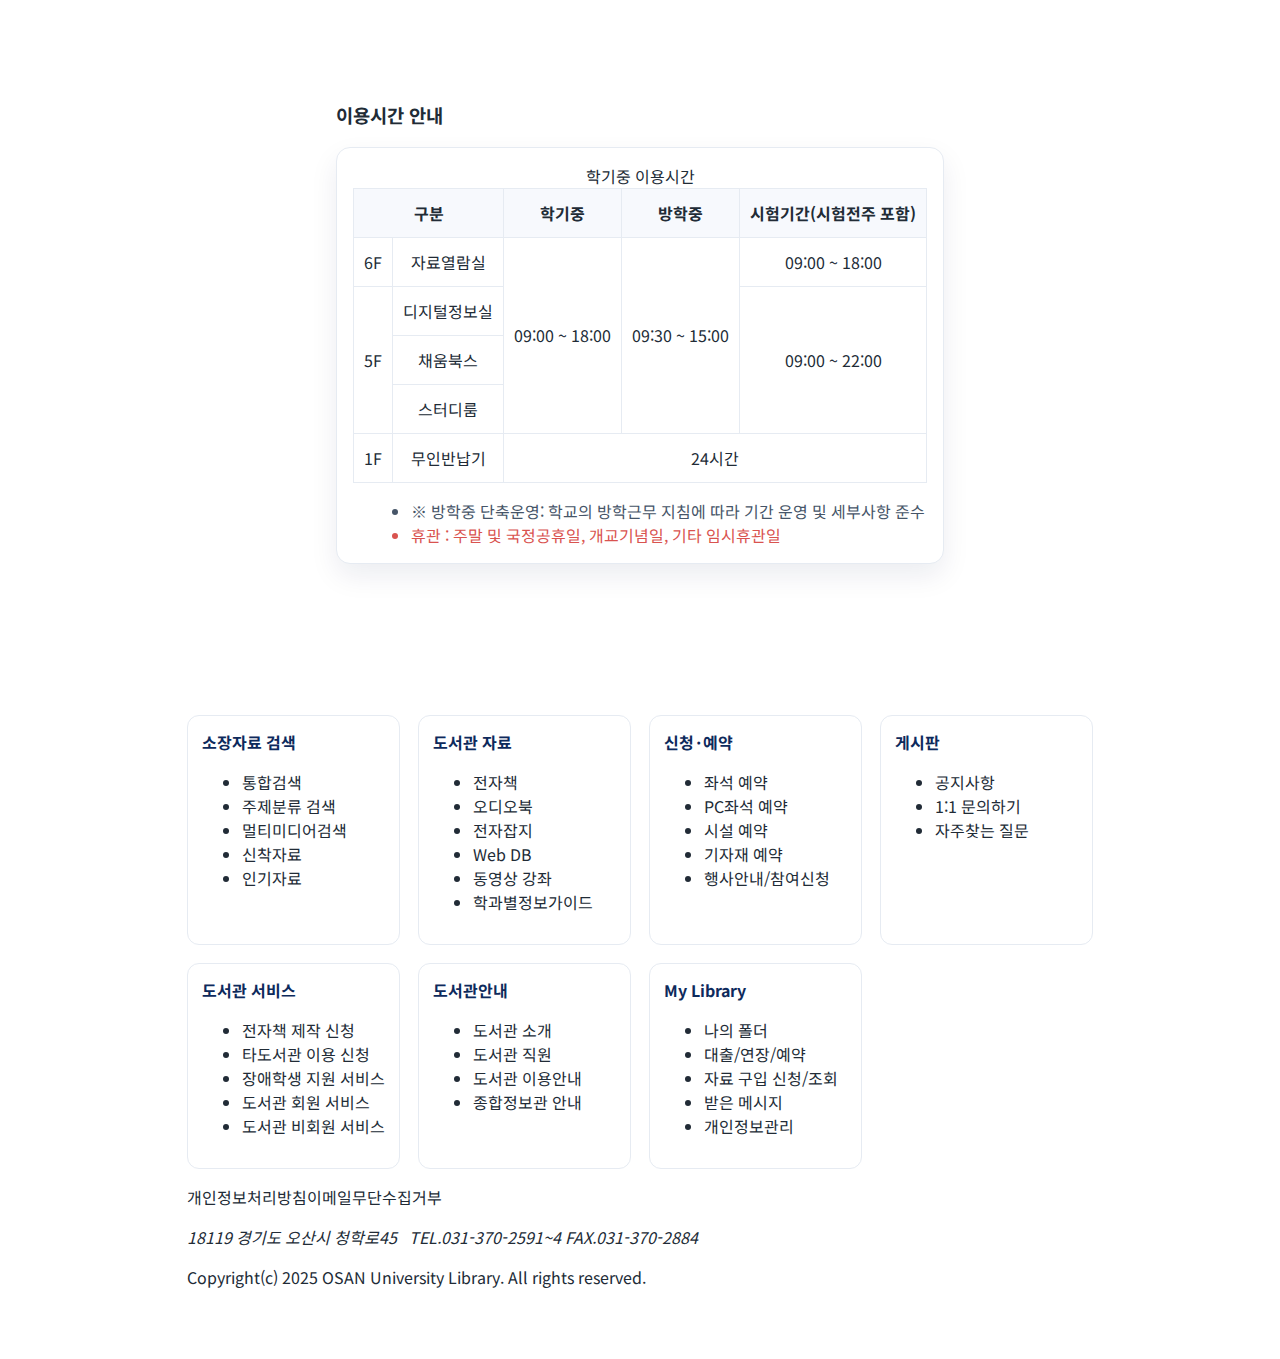
<file: qr_library/qr_library_main.html>
<!DOCTYPE html>
<html lang="ko">
<head>
  <meta charset="utf-8" />
  <meta name="viewport" content="width=device-width, initial-scale=1" />
  <title>오산대학교 도서관</title>
  <link rel="preconnect" href="https://fonts.googleapis.com">
  <link rel="preconnect" href="https://fonts.gstatic.com" crossorigin>
  <link href="https://fonts.googleapis.com/css2?family=Noto+Sans+KR:wght@300;400;500;700;900&display=swap" rel="stylesheet">
  <link rel="stylesheet" href="https://cdnjs.cloudflare.com/ajax/libs/font-awesome/6.5.0/css/all.min.css">
  <link rel="stylesheet" href="./styles.css" />
  <style>
    :root{
      --osu-navy:#0e3a6d;      /* 헤더 네이비 */
      --osu-navy-2:#123e73;    /* 보조 네이비 */
      --osu-blue:#2f5aff;      /* 검색 버튼 파란색 */
      --osu-magenta:#d9004c;   /* 로그인/로그아웃 계열 */
      --osu-gray-1:#f4f7fb;    /* 카드 배경 */
      --osu-gray-2:#e6edf5;    /* 라이트 라인 */
      --osu-gray-3:#c9d3df;    /* 인풋 보더 */
      --osu-icon:#1f3b73;      /* 아이콘 컬러 */
      --osu-orange:#f9a826;    /* 아이콘 포인트점 */
      --text-strong:#10233f;   
    }
    .logo {
      height: 42px;
      width: auto;
      vertical-align: middle;
      display: inline-block;
      object-fit: contain;
      background-color: transparent;
    }
    .bar {background-color: var(--osu-navy); color:#fff; font-weight:400}
    .bar a {color:#fff;}
    .bar .sep{margin-left:10px}
    .bar .status{gap:10px}
    .bar .status .btn-loginlike{background:var(--osu-magenta); padding:4px 10px; border-radius:4px; color:#fff !important; font-weight:700}
    header.navwrap{background:#fff; border-bottom:2px solid var(--osu-navy); box-shadow:0 2px 6px rgba(0,0,0,.05)}
    header.navwrap nav a{color:var(--osu-navy-2); font-weight:600; text-decoration:none; margin:0 12px; padding:14px 2px; display:inline-block}
    header.navwrap nav{ position: relative; }
    header.navwrap nav a:hover{
      border-bottom:3px solid var(--osu-navy-2);
      background: rgba(18,62,115,0.08);
    }
    header.navwrap nav li:hover > a{
      background: rgba(18,62,115,0.15);
      color:#0e3a6d;
    }
    .brand .txt{font-size:22px; font-weight:700; color:var(--osu-navy-2); margin-left:8px; vertical-align:middle}

    /* 검색창 */
    .search-card{background:#fff; border-radius:18px; box-shadow:0 8px 24px rgba(16,35,63,.15)}
    .search input{border:2px solid var(--osu-gray-3); height:52px}
    .search button{background:var(--osu-blue);}

    /* 아이콘 타일 */
    .icon-rows li a{background:transparent}
    .icon-rows .ico{width:76px; height:76px; border-radius:50%; background:var(--osu-gray-1); border:1.5px solid var(--osu-gray-2); display:flex; align-items:center; justify-content:center}
    .icon-rows .ico i{font-size:30px; color:var(--osu-icon)}
    .icon-rows .ico::after{content:""; position:absolute; width:12px; height:12px; border-radius:50%; background:var(--osu-orange); bottom:9px; right:9px}
    .icon-rows li a:hover .ico{transform:translateY(-2px); box-shadow:0 6px 16px rgba(0,0,0,.08)}
    .icon-rows em{color:#111}

    .quick .q-btn{background:#fff; border:1px solid var(--osu-gray-2); color:var(--osu-navy-2); box-shadow:0 2px 6px rgba(0,0,0,.06)}
    .quick .q-btn:hover{border-color:var(--osu-navy-2)}
    .quick .q-btn::after{content:""; position:absolute; right:-6px; top:50%; transform:translateY(-50%); width:6px; height:20px; background:var(--osu-navy-2); border-radius:3px}
    .quick .q-btn.narrow::after{display:none}


    /* Adjust nav ul to flex for proper submenu positioning */
    header.navwrap nav ul {
      list-style: none;
      margin: 0;
      padding: 0;
      display: flex;
      align-items: center;
      position: relative;
    }

    header.navwrap nav li {
      position: relative;
    }
  </style>
</head>
<body id="top">
  <!-- 상단 좁은 파란바 (KOR/ENG + 상태) -->
  <div class="bar">
    <div class="container bar-inner">
      <ul class="lang"><li><a href="#">KOR</a></li><li><a href="#">ENG</a></li></ul>
      <ul class="status">
        <li><a href="#">연체중 <b>0</b>건,</a></li>
        <li><a href="#">대출중 <b>0</b>건</a></li>
        <li class="strong">OOO님!</li>
        <li class="sep"><a href="#" class="btn-loginlike">로그아웃</a></li>
        <li class="sep hide-mobile"><a href="#">최근검색</a></li>
        <li class="sep hide-mobile"><a href="#">HOME</a></li>
        <li class="sep"><a href="#">오산대학교</a></li>
        <li class="sns"><a href="#"><i class="fab fa-instagram"></i></a><a href="#"><i class="fab fa-youtube"></i></a><a href="#"><i class="fab fa-facebook-square"></i></a></li>
      </ul>
    </div>
  </div>

  <!-- 메인 네비 (흰 배경) -->
  <header class="navwrap">
    <div class="container nav">
      <a class="brand" href="#">
        <img src="logo.png" alt="오산대학교 로고" class="logo">
        <span class="txt">도서관</span>
      </a>
      <nav>
        <ul>
          <li>
            <a href="#page01">소장자료 검색</a>
          </li>
          <li>
            <a href="#page02">도서관 자료</a>
          </li>
          <li>
            <a href="#page03">신청·예약</a>
          </li>
          <li>
            <a href="#notice">게시판</a>
          </li>
          <li>
            <a href="#services">도서관 서비스</a>
          </li>
          <li>
            <a href="#guide">도서관안내</a>
          </li>
          <li>
            <a href="#mylib" class="last">My Library</a>
          </li>
        </ul>
      </nav>
    </div>
  </header>

  <!-- 우측 퀵메뉴 -->
  <aside class="quick">
    <button class="q-btn" onclick="location.href='#page01'">통합검색</button>
    <button class="q-btn" onclick="location.href='#page02'">캘린더</button>
    <button class="q-btn" onclick="location.href='#page03'">이용 시간 안내</button>
    <button class="q-btn" onclick="location.href='#page04'">사이트맵</button>
    <button class="q-btn narrow" onclick="window.scrollTo({top:0,behavior:'smooth'})"><i class="fa fa-angle-up"></i></button>
  </aside>

  <!-- PAGE 01: 흰색 카드 + 검색 + 아이콘 5x3 -->
  <section id="page01" class="section hero-v2" style="background-image: url('./library_image.jpg'); background-size: cover; background-position: center;">
    <div class="overlay"></div>
    <div class="container">
      <div class="search-card">
        <form class="search" onsubmit="return false">
          <label for="q" class="sr-only">검색어 입력창</label>
          <input id="q" type="text" placeholder="검색어를 입력해 주세요." />
          <button type="submit" aria-label="검색"><i class="fa fa-search"></i></button>
        </form>

        <ul class="icon-rows">
          <li><a href="#"><span class="ico"><i class="fa-solid fa-book"></i></span><em>자료 구입 신청</em></a></li>
          <li><a href="#"><span class="ico"><i class="fa-solid fa-hand-holding"></i></span><em>대출/연장/예약</em></a></li>
          <li><a href="#"><span class="ico"><i class="fa-solid fa-file-lines"></i></span><em>전자책</em></a></li>
          <li><a href="#"><span class="ico"><i class="fa-solid fa-headphones"></i></span><em>오디오북</em></a></li>
          <li><a href="#"><span class="ico"><i class="fa-solid fa-newspaper"></i></span><em>전자잡지</em></a></li>

          <li><a href="#"><span class="ico"><i class="fa-solid fa-certificate"></i></span><em>국가기술자격증/어학 강좌</em></a></li>
          <li><a href="#"><span class="ico"><i class="fa-solid fa-desktop"></i></span><em>IT자격증/실무 강좌</em></a></li>
          <li><a href="#"><span class="ico"><i class="fa-solid fa-scroll"></i></span><em>스콜라</em></a></li>
          <li><a href="#"><span class="ico"><i class="fa-solid fa-database"></i></span><em>DBpia</em></a></li>
          <li><a href="#"><span class="ico"><i class="fa-solid fa-globe"></i></span><em>KISS</em></a></li>

          <li><a href="#"><span class="ico"><i class="fa-solid fa-folder-open"></i></span><em>학과별정보가이드</em></a></li>
          <li><a href="#"><span class="ico"><i class="fa-solid fa-child"></i></span><em>유아교육 특성화 장서</em></a></li>
          <li><a href="#"><span class="ico"><i class="fa-solid fa-dog"></i></span><em>동물보건 특성화 장서</em></a></li>
          <li><a href="#"><span class="ico"><i class="fa-solid fa-book-open-reader"></i></span><em>RISS</em></a></li>
          <li><a href="#"><span class="ico"><i class="fa-solid fa-calendar-days"></i></span><em>행사안내/참여신청</em></a></li>
        </ul>
      </div>
    </div>
  </section>

  <!-- PAGE 02 ~ 04: 기존 v1 구조 재사용 -->
  <section id="page02" class="section">
    <div class="container two-col">
      <div class="left panel">
        <h3>캘린더</h3>
        <div class="cal-wrapper">
          <div class="calendar-header">
            <button class="nav-btn" id="prevBtn" aria-label="이전 달"><i class="fa fa-angle-left"></i></button>
            <h4 id="calTitle">2025년 11월</h4>
            <div class="btns">
              <button class="today" id="todayBtn">오늘</button>
              <button class="nav-btn" id="nextBtn" aria-label="다음 달"><i class="fa fa-angle-right"></i></button>
            </div>
          </div>
          <div class="calendar-grid" id="calendarGrid">
            <div>일</div><div>월</div><div>화</div><div>수</div><div>목</div><div>금</div><div>토</div>
          </div>
        </div>
      </div>
      <div class="right panel">
        <div class="notice">
          <div class="title">
            <h3 id="notice">공지사항</h3>
            <a href="#" class="more"><i class="fas fa-bars"></i></a>
          </div>
          <ul class="notice-list">
            <li><a href="#">[행사] 2025학년도 오산대학교 도서관 이용자 만족도 설문조사 안내</a><span>2025.11.03</span></li>
            <li><a href="#">[행사] 2025학년도 도서대출EVENT [대출하GO! 선물받GO!]</a><span>2025.10.30</span></li>
            <li><a href="#">[행사] 2025학년도 2학기 도서관 간식 나눔 이벤트 안내</a><span>2025.10.15</span></li>
            <li><a href="#">[안내] 2025학년도 2학기 역량평가(중간)기간 도서관 연장운영</a><span>2025.09.30</span></li>
          </ul>
        </div>
      </div>
    </div>
    <div class="container">
      <div class="table-list">
        <table>
          <caption>도서관행사 안내</caption>
          <thead><tr><th>일정</th><th>내용</th><th></th></tr></thead>
          <tbody>
            <tr><td>2025-11-20 ~ 2025-11-20</td><td class="left"><i class="point point04"></i><span>[시설]  </span>도서관 채움북스 임시 휴실</td><td></td></tr>
            <tr><td>2025-11-13 ~ 2025-11-13</td><td class="left"><i class="point point04"></i><span>[시설]  </span>2026학년도 대학수학능력시험</td><td></td></tr>
            <tr><td>2025-11-12 ~ 2025-11-12</td><td class="left"><i class="point point04"></i><span>[시설]  </span>도서관 채움북스 임시 휴실</td><td></td></tr>
          </tbody>
        </table>
      </div>
    </div>
  </section>

  <section id="page03" class="section">
    <div class="container">
      <h3>이용시간 안내</h3>
      <div class="table-wrap">
        <table class="hours">
          <caption>학기중 이용시간</caption>
          <thead>
            <tr><th colspan="2">구분</th><th>학기중</th><th>방학중</th><th>시험기간(시험전주 포함)</th></tr>
          </thead>
          <tbody>
            <tr><td>6F</td><td>자료열람실</td><td rowspan="4">09:00 ~ 18:00</td><td rowspan="4">09:30 ~ 15:00</td><td>09:00 ~ 18:00</td></tr>
            <tr><td rowspan="3">5F</td><td>디지털정보실</td><td rowspan="3">09:00 ~ 22:00</td></tr>
            <tr><td>채움북스</td></tr>
            <tr><td>스터디룸</td></tr>
            <tr><td>1F</td><td>무인반납기</td><td colspan="3">24시간</td></tr>
          </tbody>
        </table>
        <ul class="notes">
          <li>※ 방학중 단축운영: 학교의 방학근무 지침에 따라 기간 운영 및 세부사항 준수</li>
          <li class="red">휴관 : 주말 및 국정공휴일, 개교기념일, 기타 임시휴관일</li>
        </ul>
      </div>
    </div>
  </section>

  <section id="page04" class="section">
    <div class="container sitemap">
      <h3 class="sr-only">Site Map</h3>
      <div class="columns">
        <div class="col"><h4>소장자료 검색</h4><ul><li><a href="#">통합검색</a></li><li><a href="#">주제분류 검색</a></li><li><a href="#">멀티미디어검색</a></li><li><a href="#">신착자료</a></li><li><a href="#">인기자료</a></li></ul></div>
        <div class="col"><h4>도서관 자료</h4><ul><li><a href="#">전자책</a></li><li><a href="#">오디오북</a></li><li><a href="#">전자잡지</a></li><li><a href="#">Web DB</a></li><li><a href="#">동영상 강좌</a></li><li><a href="#">학과별정보가이드</a></li></ul></div>
        <div class="col"><h4>신청·예약</h4><ul><li><a href="#">좌석 예약</a></li><li><a href="#">PC좌석 예약</a></li><li><a href="#">시설 예약</a></li><li><a href="#">기자재 예약</a></li><li><a href="#">행사안내/참여신청</a></li></ul></div>
        <div class="col"><h4>게시판</h4><ul><li><a href="#">공지사항</a></li><li><a href="#">1:1 문의하기</a></li><li><a href="#">자주찾는 질문</a></li></ul></div>
        <div class="col"><h4>도서관 서비스</h4><ul><li><a href="#">전자책 제작 신청</a></li><li><a href="#">타도서관 이용 신청</a></li><li><a href="#">장애학생 지원 서비스</a></li><li><a href="#">도서관 회원 서비스</a></li><li><a href="#">도서관 비회원 서비스</a></li></ul></div>
        <div class="col"><h4>도서관안내</h4><ul><li><a href="#">도서관 소개</a></li><li><a href="#">도서관 직원</a></li><li><a href="#">도서관 이용안내</a></li><li><a href="#">종합정보관 안내</a></li></ul></div>
        <div class="col"><h4>My Library</h4><ul><li><a href="#">나의 폴더</a></li><li><a href="#">대출/연장/예약</a></li><li><a href="#">자료 구입 신청/조회</a></li><li><a href="#">받은 메시지</a></li><li><a href="#">개인정보관리</a></li></ul></div>
      </div>
      <footer class="footer">
        <p class="links"><a href="#">개인정보처리방침</a><a href="#">이메일무단수집거부</a></p>
        <address>18119 경기도 오산시 청학로45 &nbsp; TEL.031-370-2591~4  FAX.031-370-2884</address>
        <p class="copy">Copyright(c) 2025 OSAN University Library. All rights reserved.</p>
      </footer>
    </div>
  </section>

  <!-- Popup Modal -->
  <div id="surveyModal" style="display:none; position:fixed; top:40px; right:40px; z-index:10000;">
    <div style="background:linear-gradient(135deg, #e6f0ff, #ffffff); border:3px solid #2f5aff; border-radius:20px; width:480px; box-shadow:0 8px 24px rgba(47,90,255,0.3); position:relative; padding:36px; text-align:center; font-family:'Noto Sans KR', sans-serif; color:#0e3a6d;">
      <button id="closeModalBtn" style="position:absolute; top:12px; right:12px; background:#2f5aff; color:#fff; border:none; border-radius:50%; width:34px; height:34px; font-size:1.1rem; cursor:pointer;">✕</button>
      <h2 style="font-size:1.6rem; font-weight:900; color:#123e73; margin-bottom:12px;">🎉 해울제 초청 연예인 투표하러 가요!</h2>
      <p style="font-size:1rem; color:#333; line-height:1.5; margin-bottom:20px;">
        학생이 원하는 가수를 초청하기 위한<br><strong style="color:#2f5aff;">‘해울제 초청 연예인 투표’</strong>에 참여해주세요!<br>
        여러분의 한 표가 무대를 만듭니다 🎤
      </p>

      <div style="background:#fff; border:2px solid #2f5aff; border-radius:14px; padding:14px; width:85%; margin:0 auto 16px;">
        <img src="qrcode.png" alt="해울제 초청 연예인 투표 QR 코드" style="width:100%; height:auto; border-radius:10px;"/>
      </div>

      <div style="text-align:left; font-size:0.95rem; margin:0 auto; background:#f4f7ff; border-radius:10px; padding:12px 16px; width:85%; color:#0e3a6d;">
        <p><strong>📅 참여기간:</strong> 2025.11.06 ~ 2025.11.15</p>
        <p><strong>👥 참여대상:</strong> 오산대학교 재학생 누구나</p>
        <p><strong>📱 참여방법:</strong> 위 QR 코드를 스캔해 바로 투표!</p>
      </div>

      <p style="margin-top:18px; font-size:0.9rem; color:#123e73; font-weight:600;">
        오산대학교 학생들의 열정을 보여주세요 💙
      </p>
    </div>
  </div>

  <script src="./scripts.js"></script>
  <script>
    document.addEventListener('DOMContentLoaded', function() {
      const modal = document.getElementById('surveyModal');
      const closeBtn = document.getElementById('closeModalBtn');

      // Show the modal on page load
      modal.style.display = 'block';

      // Close button event
      closeBtn.addEventListener('click', function() {
        modal.style.display = 'none';
      });

      // Removed the code that closes the modal when clicking outside
    });
  </script>
</body>
</html>
</file>
<file: qr_library/styles.css>
:root{
  --blue:#0d2a5c;      /* NAV 파랑 */
  --blue2:#1f3566;
  --light:#f7f8fb;
  --line:#dfe4ee;
  --text:#212b36;
  --muted:#6b7486;
  --accent:#2d63ff;
  --tile:#f5f7fb;
  --shadow: 0 12px 28px rgba(10,30,80,.08);
}
*{box-sizing:border-box}
html,body{margin:0;padding:0;background:#fff;color:var(--text);font-family:'Noto Sans KR',system-ui,-apple-system,Segoe UI,Roboto,Apple SD Gothic Neo,Malgun Gothic,sans-serif}
a{color:inherit;text-decoration:none}
.container{max-width:1180px;margin:0 auto;padding:0 20px}
.sr-only{position:absolute;left:-9999px}

/* 상단 좁은 바 */
.bar{background:var(--blue);color:#fff;font-size:13px}
.bar .bar-inner{display:flex;justify-content:space-between;align-items:center;height:36px}
.bar ul{list-style:none;margin:0;padding:0;display:flex;gap:16px;align-items:center}
.bar a{color:#e7efff;opacity:.95}
.bar .strong{font-weight:700}
.bar .sep a{border-left:1px solid rgba(255,255,255,.2);padding-left:12px}
.bar .sns a{margin-left:8px}

/* 메인 네비 */
.navwrap{position:sticky;top:0;z-index:20;background:#fff;border-bottom:1px solid #e9edf4}
.navwrap .nav{display:flex;gap:28px;align-items:center;height:64px}
.brand{display:flex;align-items:center;gap:10px;font-weight:800}
.brand .oa{background:#ff3b3b;color:#fff;border-radius:50%;display:inline-flex;align-items:center;justify-content:center;width:26px;height:26px;font-weight:900}
.brand .txt{color:#1e2a3c}
.navwrap nav{display:flex;gap:22px;flex-wrap:wrap}
.navwrap nav a{color:#22324a;opacity:.9}
.navwrap nav a.last{font-weight:700}

/* 퀵메뉴 */
.quick{position:fixed;right:18px;top:40%;transform:translateY(-50%);display:flex;flex-direction:column;gap:10px;z-index:30}
.q-btn{background:#fff;border:1px solid #dfe4ee;border-right:4px solid var(--blue);padding:8px 12px;border-radius:10px;box-shadow:var(--shadow);font-size:13px;cursor:pointer}
.q-btn.narrow{width:46px;padding:6px 0;text-align:center;border-right-color:#ffb000}

/* 히어로: 흰 카드 */
.hero-v2{background:linear-gradient(180deg,#f3f6fb 0%,#ffffff 40%);padding:48px 0 64px}
.search-card{background:#fff;border:1px solid #eceff5;border-radius:22px;box-shadow:0 18px 48px rgba(15,35,80,.08);padding:24px 24px 12px}
.search{display:flex;align-items:center;border:1.5px solid #cfd6e5;border-radius:12px;padding:8px 10px;gap:8px}
.search input{flex:1;border:0;outline:none;padding:10px 12px;font-size:16px}
.search button{width:42px;height:42px;display:inline-flex;align-items:center;justify-content:center;border-radius:50%;border:0;background:var(--accent);color:#fff;font-size:16px;cursor:pointer}
.icon-rows{list-style:none;margin:22px 0 4px;padding:0;display:grid;grid-template-columns:repeat(5,1fr);gap:18px}
.icon-rows a{display:flex;flex-direction:column;align-items:center;gap:10px;padding:16px 8px}
.icon-rows .ico{width:68px;height:68px;border-radius:50%;background:#eef3fb;border:1px solid #dbe4f1;display:flex;align-items:center;justify-content:center;box-shadow:inset 0 2px 4px rgba(0,0,0,.04)}
.icon-rows .ico i{font-size:26px;color:var(--blue)}
.icon-rows em{font-style:normal;font-size:14px;text-align:center;color:#22324a}

/* 공지/달력 패널 재사용 */
.two-col{display:grid;grid-template-columns:2fr 1.1fr;gap:26px;align-items:start}
.panel{background:#fff;border:1px solid #e6ebf2;border-radius:14px;box-shadow:var(--shadow);padding:18px}
.panel h3{margin:6px 0 14px}
.cal-wrapper{border:1px solid #e3e8f1;border-radius:12px;overflow:hidden}
.calendar-header{display:flex;align-items:center;justify-content:space-between;background:#f7f9fd;border-bottom:1px solid #e3e8f1;padding:8px 12px}
.calendar-grid{display:grid;grid-template-columns:repeat(7,1fr)}
.calendar-grid>div{padding:10px;text-align:center;font-weight:600;border-right:1px solid #eef2f8;border-bottom:1px solid #eef2f8;background:#fbfdff;color:#50607a}
.day{height:78px;text-align:right;padding:8px 10px;background:#fff;position:relative}
.day.other{color:#b8c2d6;background:#fafcff}
.day.today{border:2px solid #bcd4ff;background:#f2f7ff}
.day .dot{position:absolute;left:8px;bottom:8px;width:7px;height:7px;border-radius:50%}
.day .dot.blue{background:#4a90e2}.day .dot.orange{background:#ff9900}

.notice .title{display:flex;justify-content:space-between;align-items:center;margin-bottom:6px}
.notice-list{list-style:none;margin:0;padding:0;display:grid;gap:8px}
.notice-list li{display:flex;justify-content:space-between;align-items:center;border-bottom:1px dashed #e6eaf2;padding:8px 0}
.notice-list li span{color:#6d7990;font-size:13px}

/* 표 */
.table-list{margin-top:20px}
.table-list table{width:100%;border-collapse:collapse;background:#fff;border:1px solid #e3e8f1;border-radius:12px;overflow:hidden}
.table-list th,.table-list td{padding:12px 14px;border-bottom:1px solid #edf0f6}
.table-list thead{background:#f7f9fd}

/* 이용시간 */
#page03 .table-wrap{background:#fff;border:1px solid #e6ebf2;border-radius:14px;box-shadow:var(--shadow);padding:16px}
#page03 table{width:100%;border-collapse:collapse}
#page03 th,#page03 td{border:1px solid #e6ebf2;padding:12px 10px;text-align:center}
#page03 thead{background:#f7f9fd}
#page03 .notes{margin:16px 0 0 18px;color:#465568}
#page03 .notes .red{color:#d9534f}

/* 사이트맵 */
.sitemap .columns{display:grid;grid-template-columns:repeat(4,1fr);gap:18px}
.sitemap .col{background:#fff;border:1px solid #e6ebf2;border-radius:12px;padding:14px}
.sitemap h4{margin:0 0 6px;color:var(--blue)}

.section{min-height:75vh;display:flex;align-items:center;padding:54px 0}
@media (max-width: 1024px){
  .icon-rows{grid-template-columns:repeat(3,1fr)}
  .two-col{grid-template-columns:1fr}
  .quick{display:none}
}
@media (max-width: 640px){
  .icon-rows{grid-template-columns:repeat(2,1fr)}
  .bar .hide-mobile{display:none}
  .navwrap nav{display:none}
}
</file>
